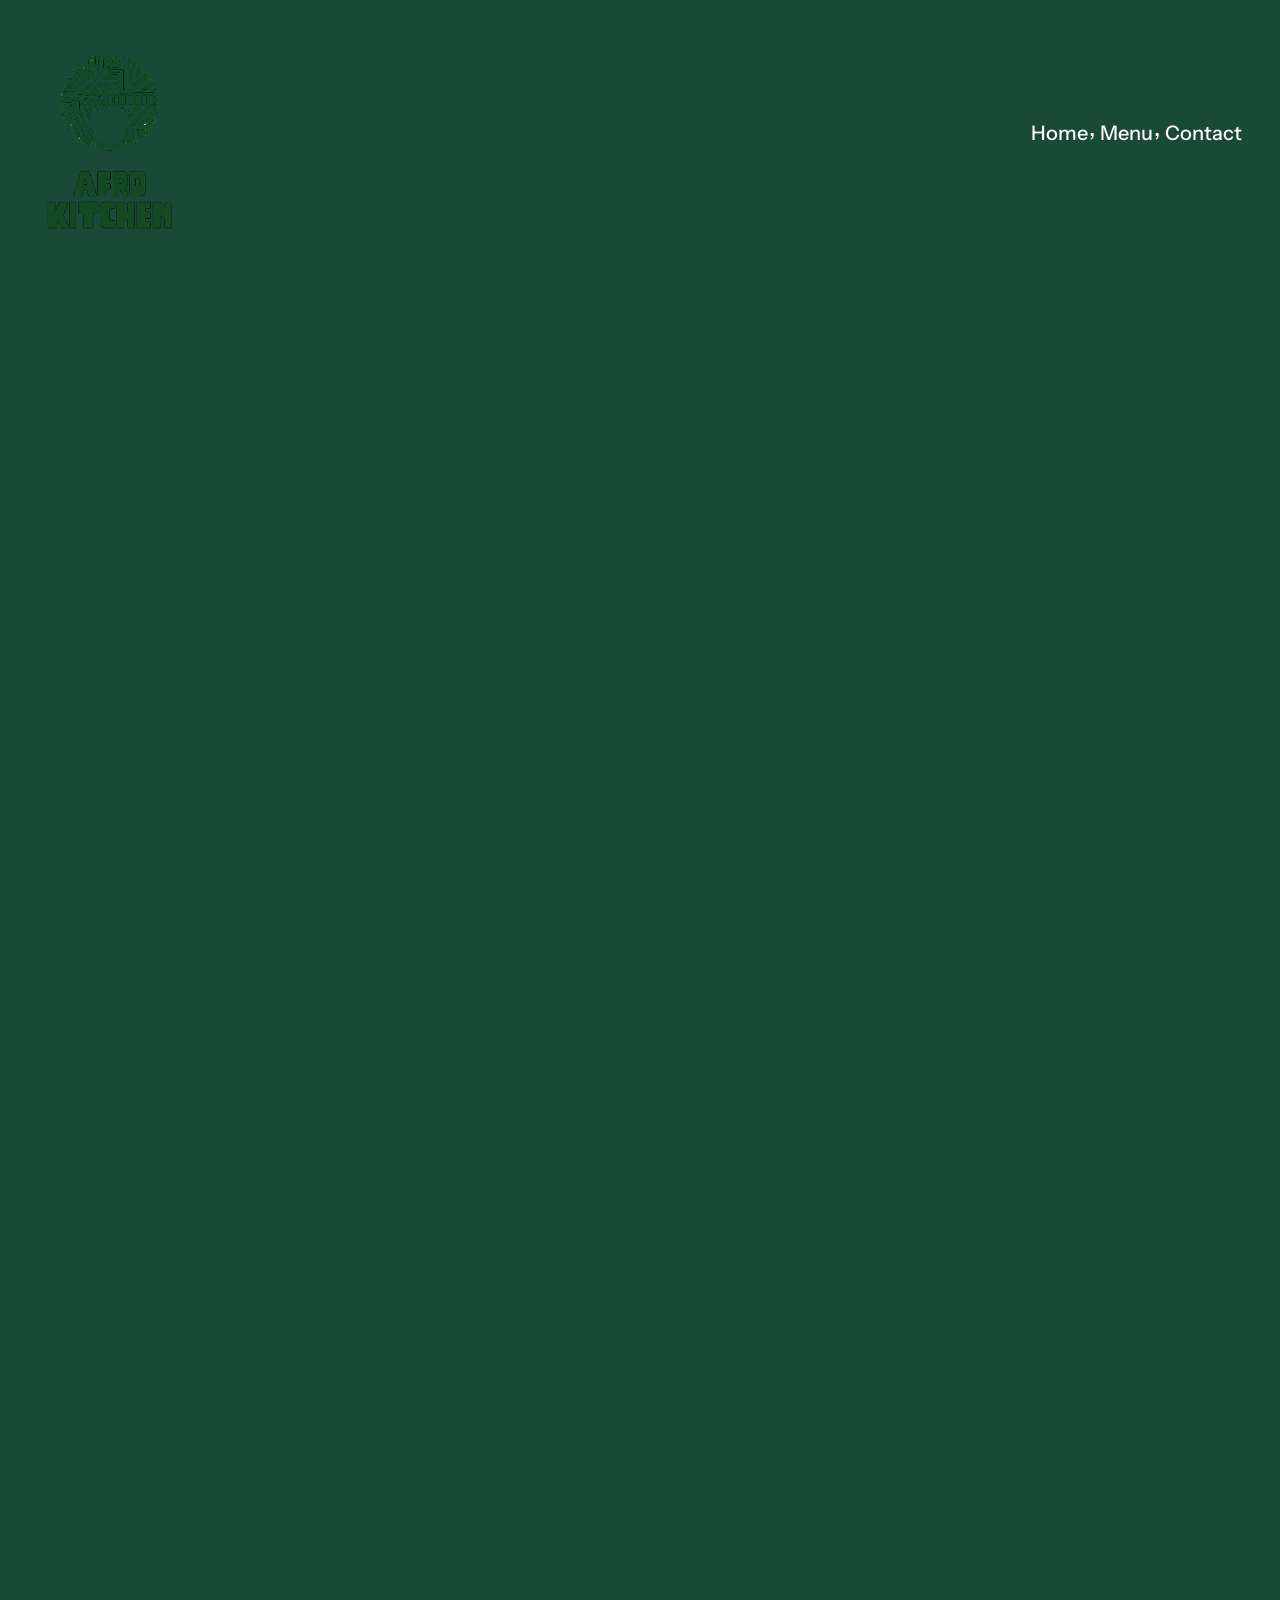
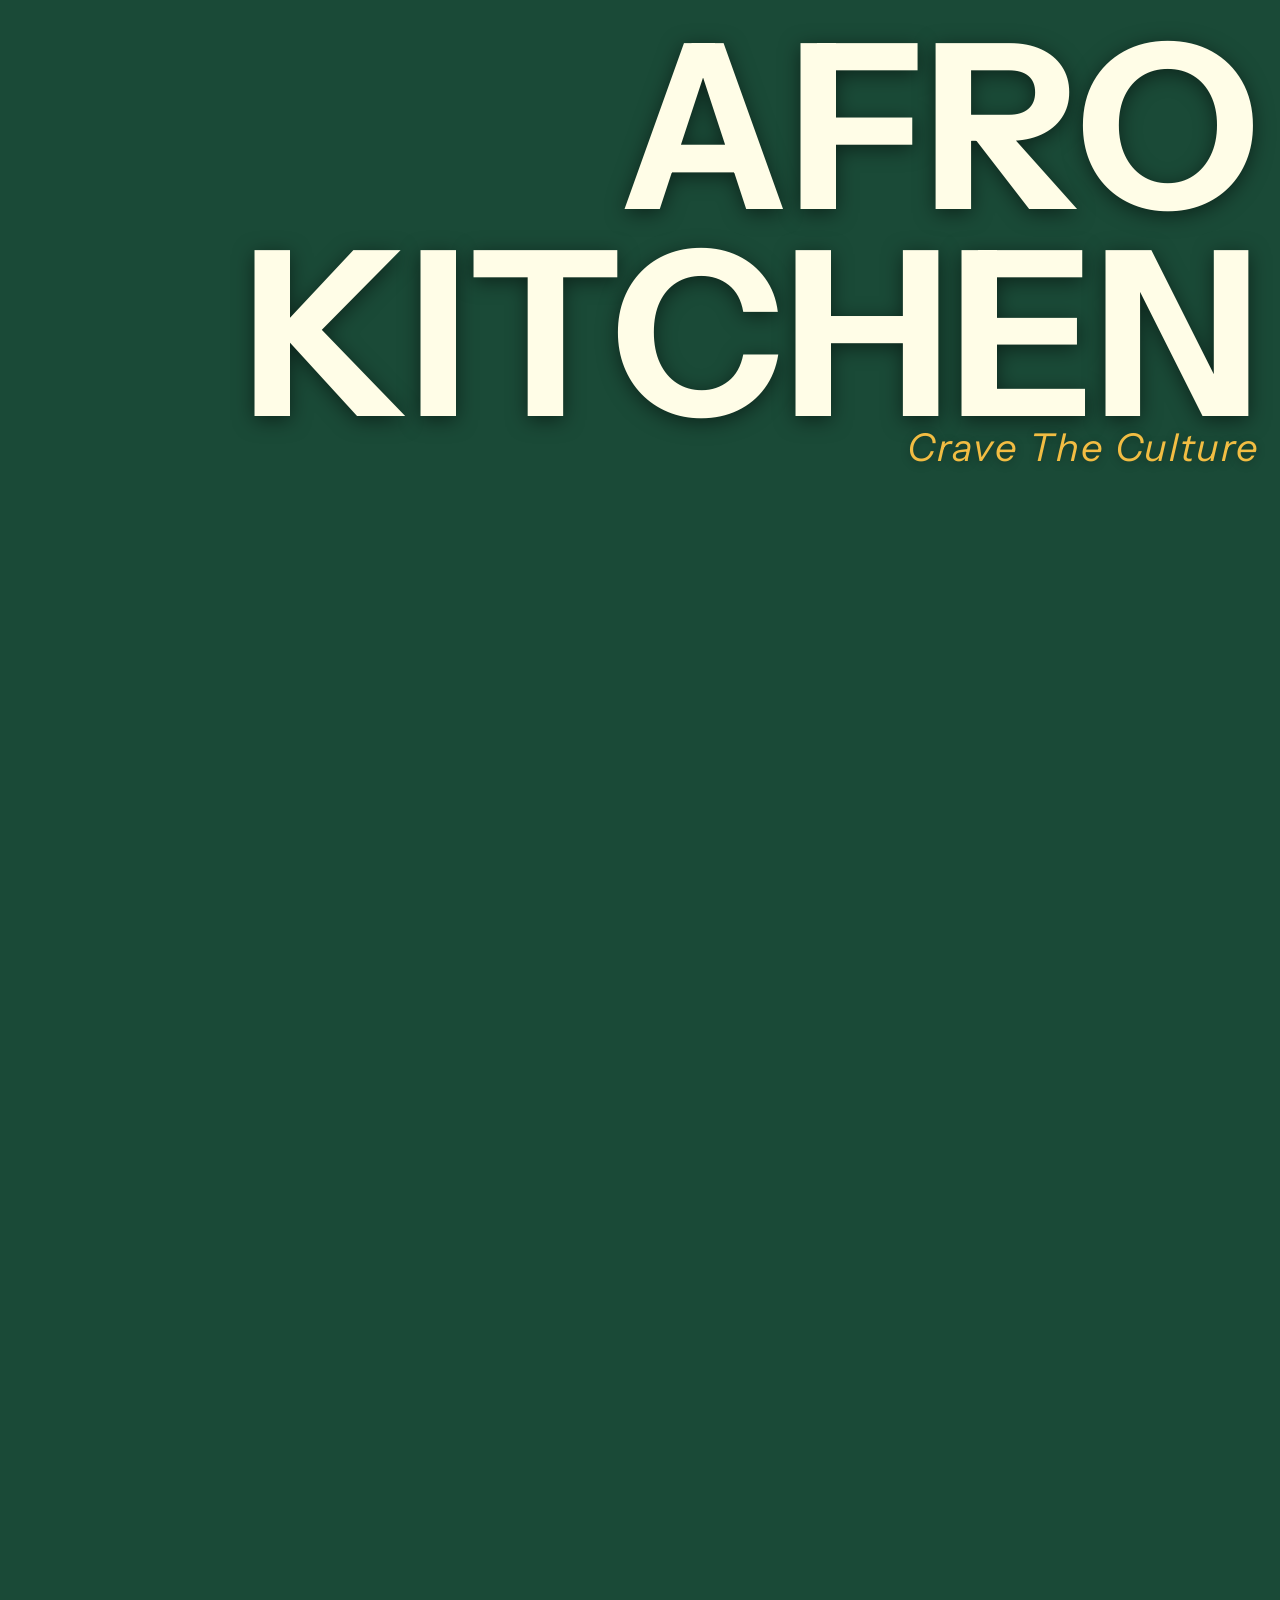
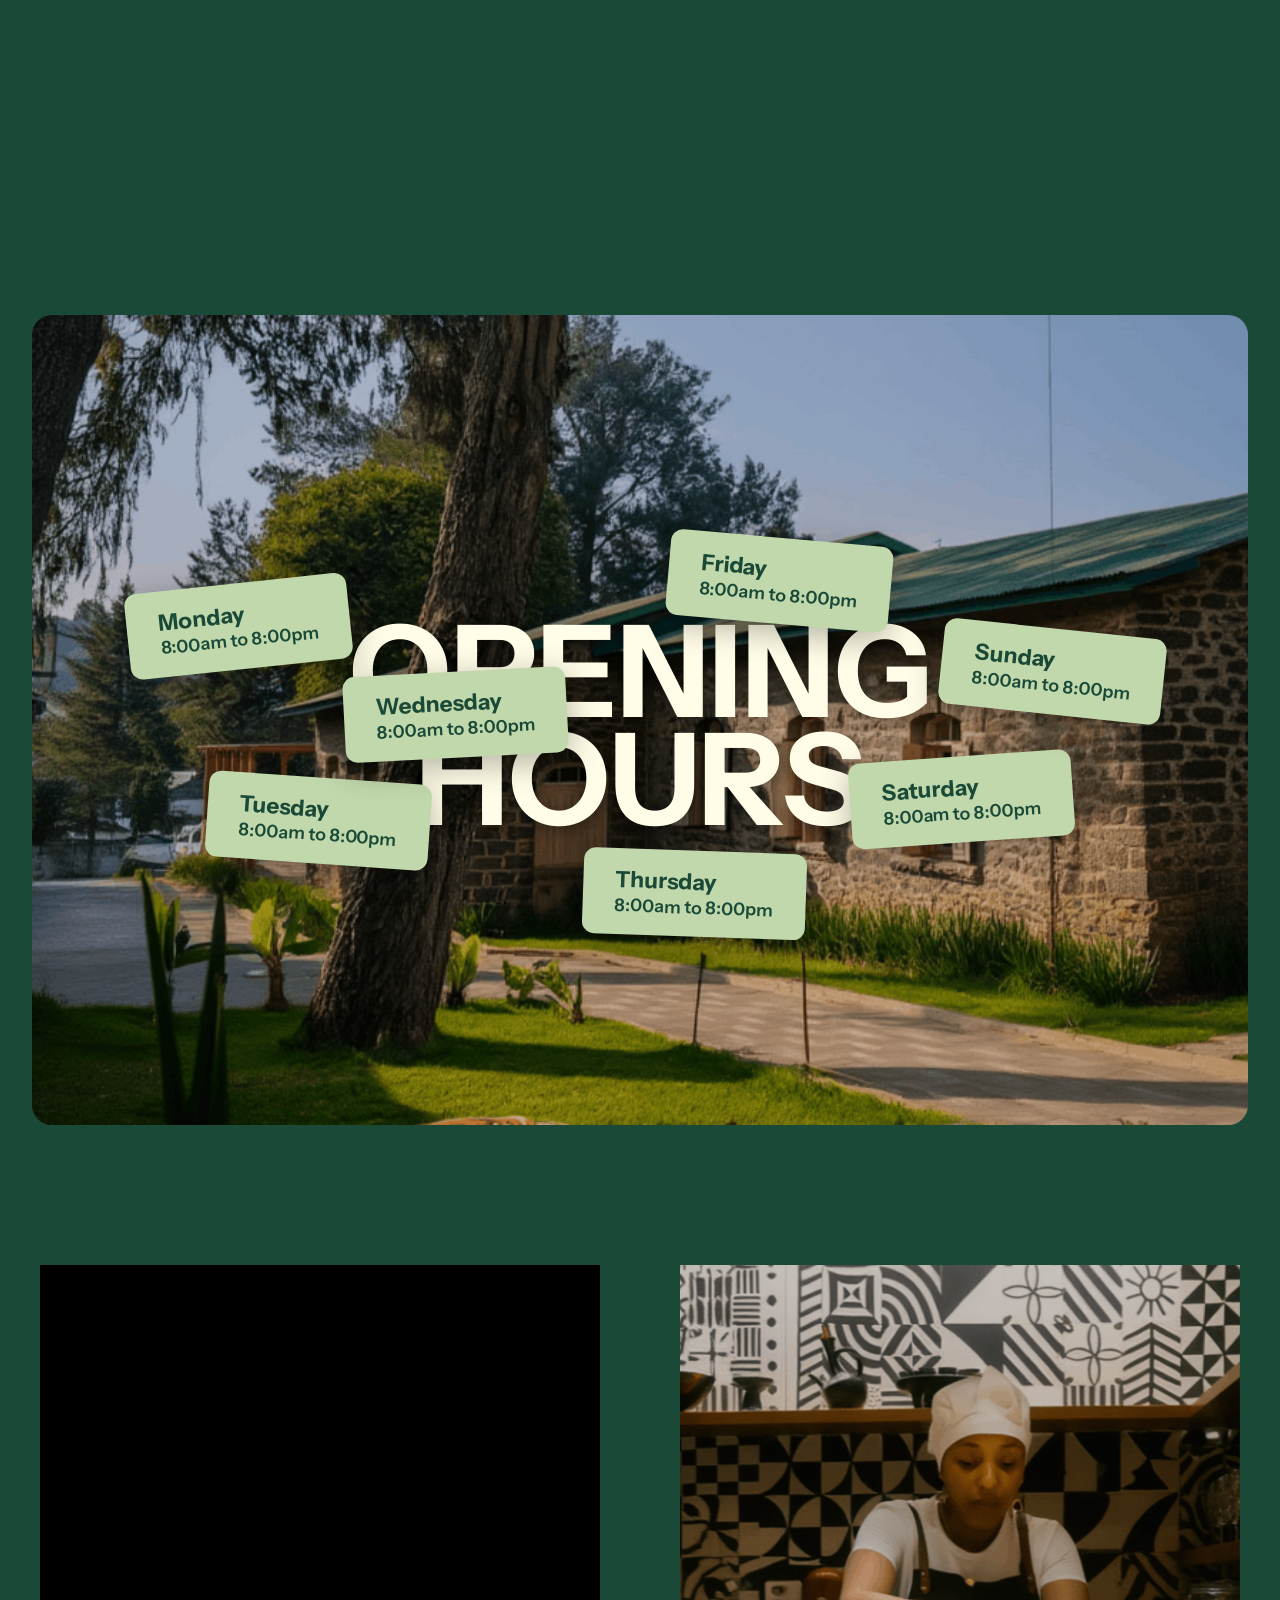
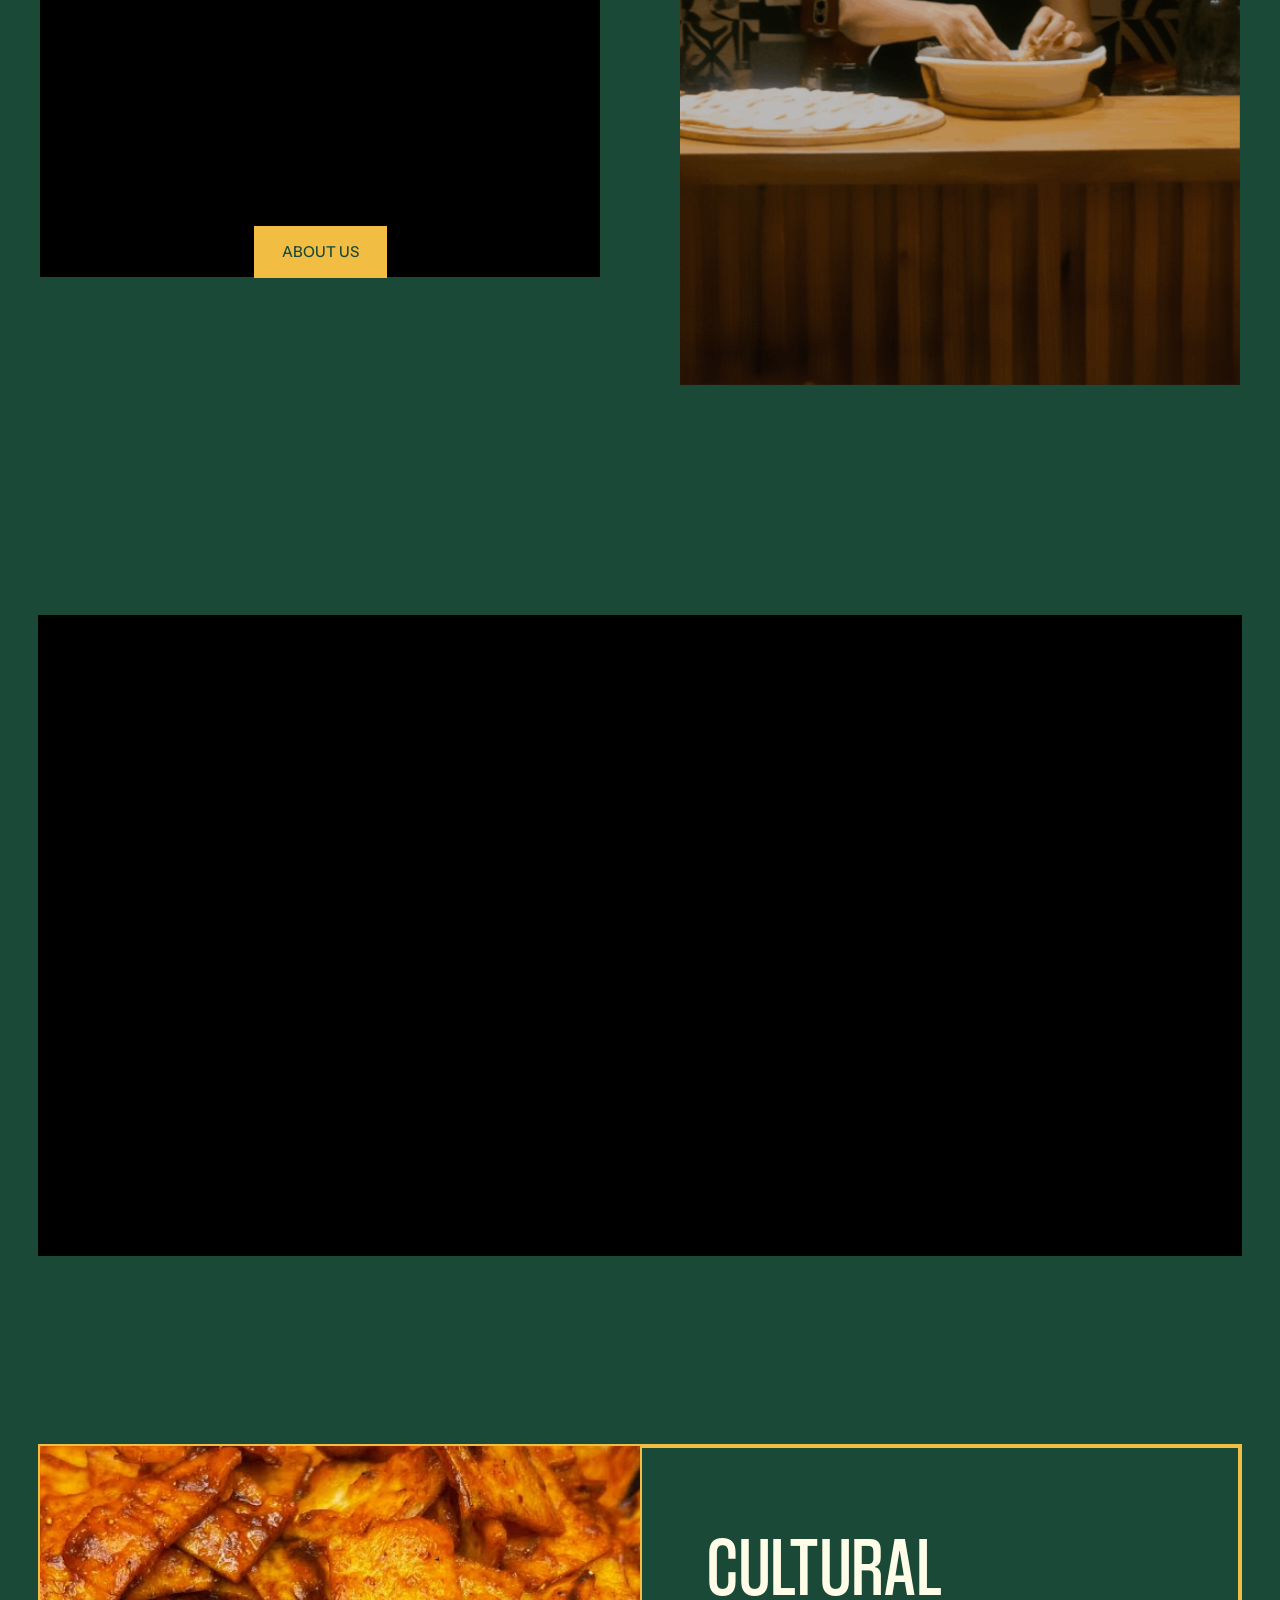
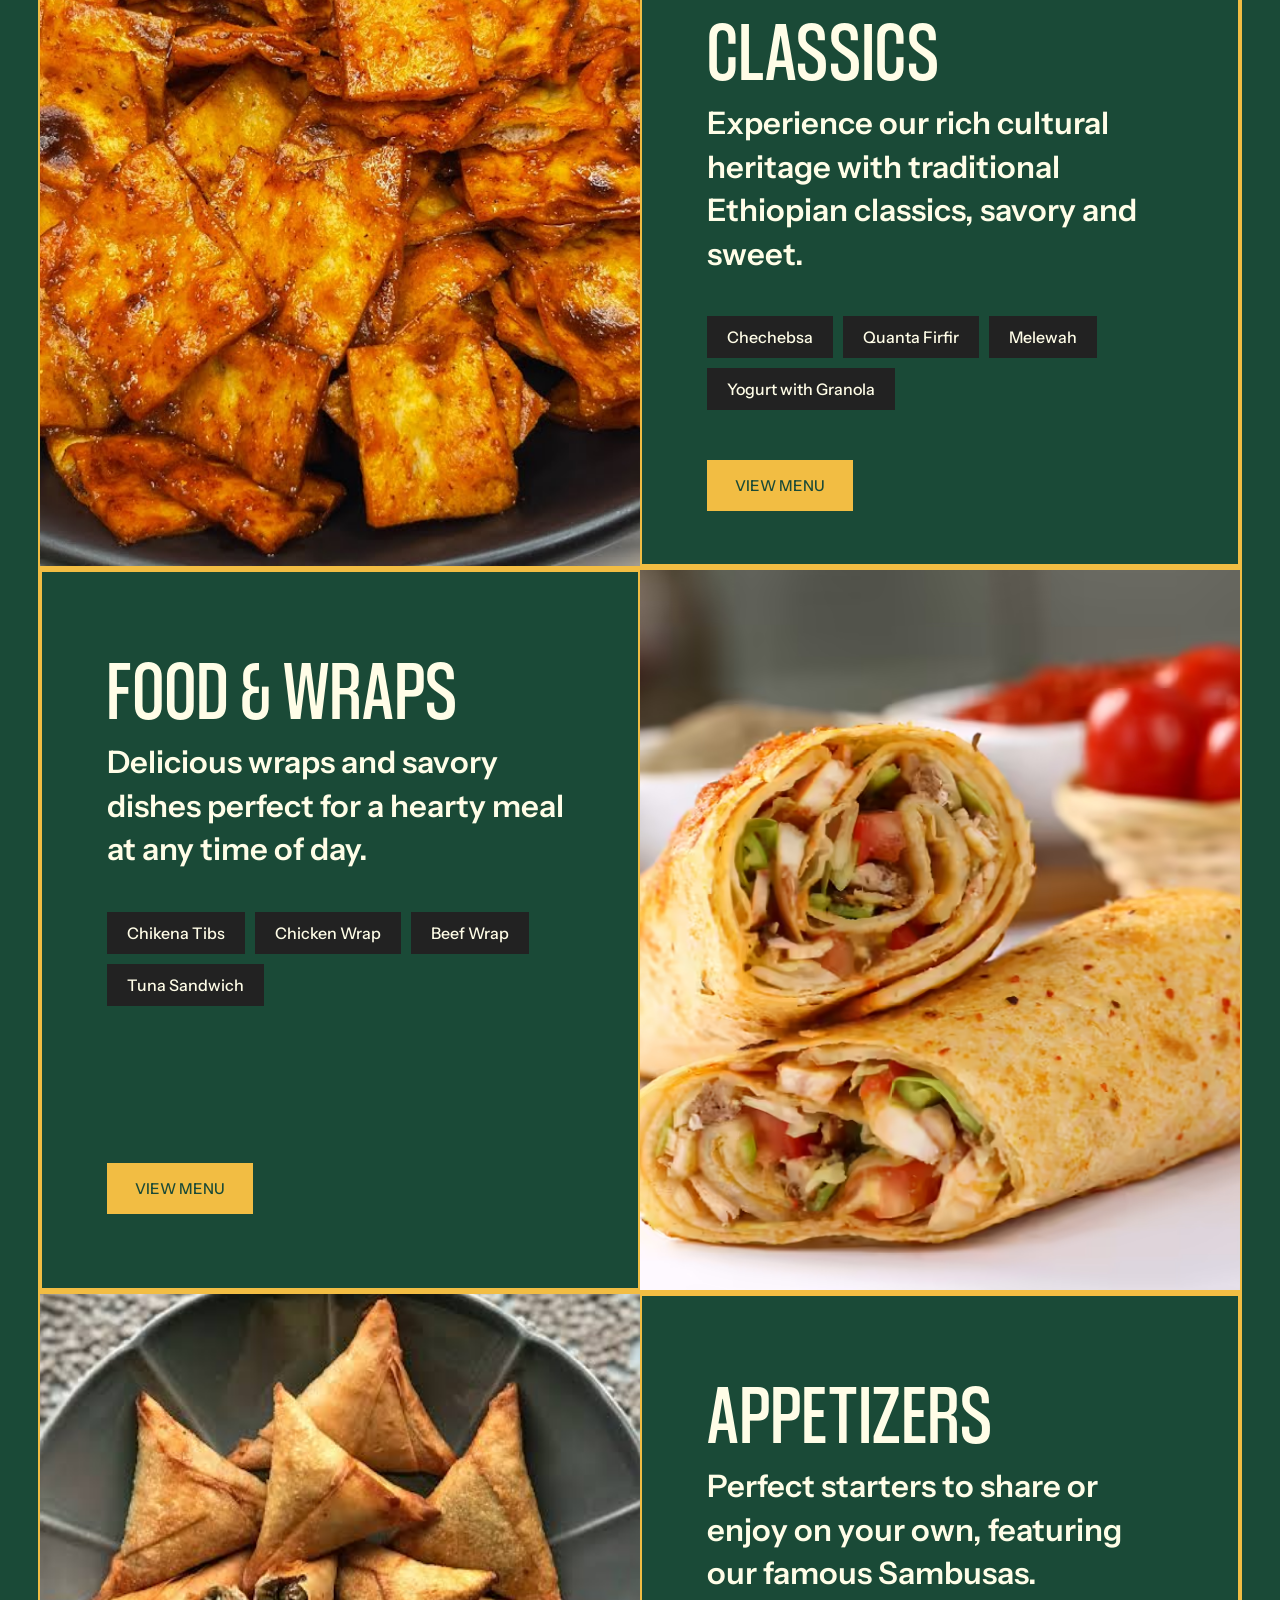
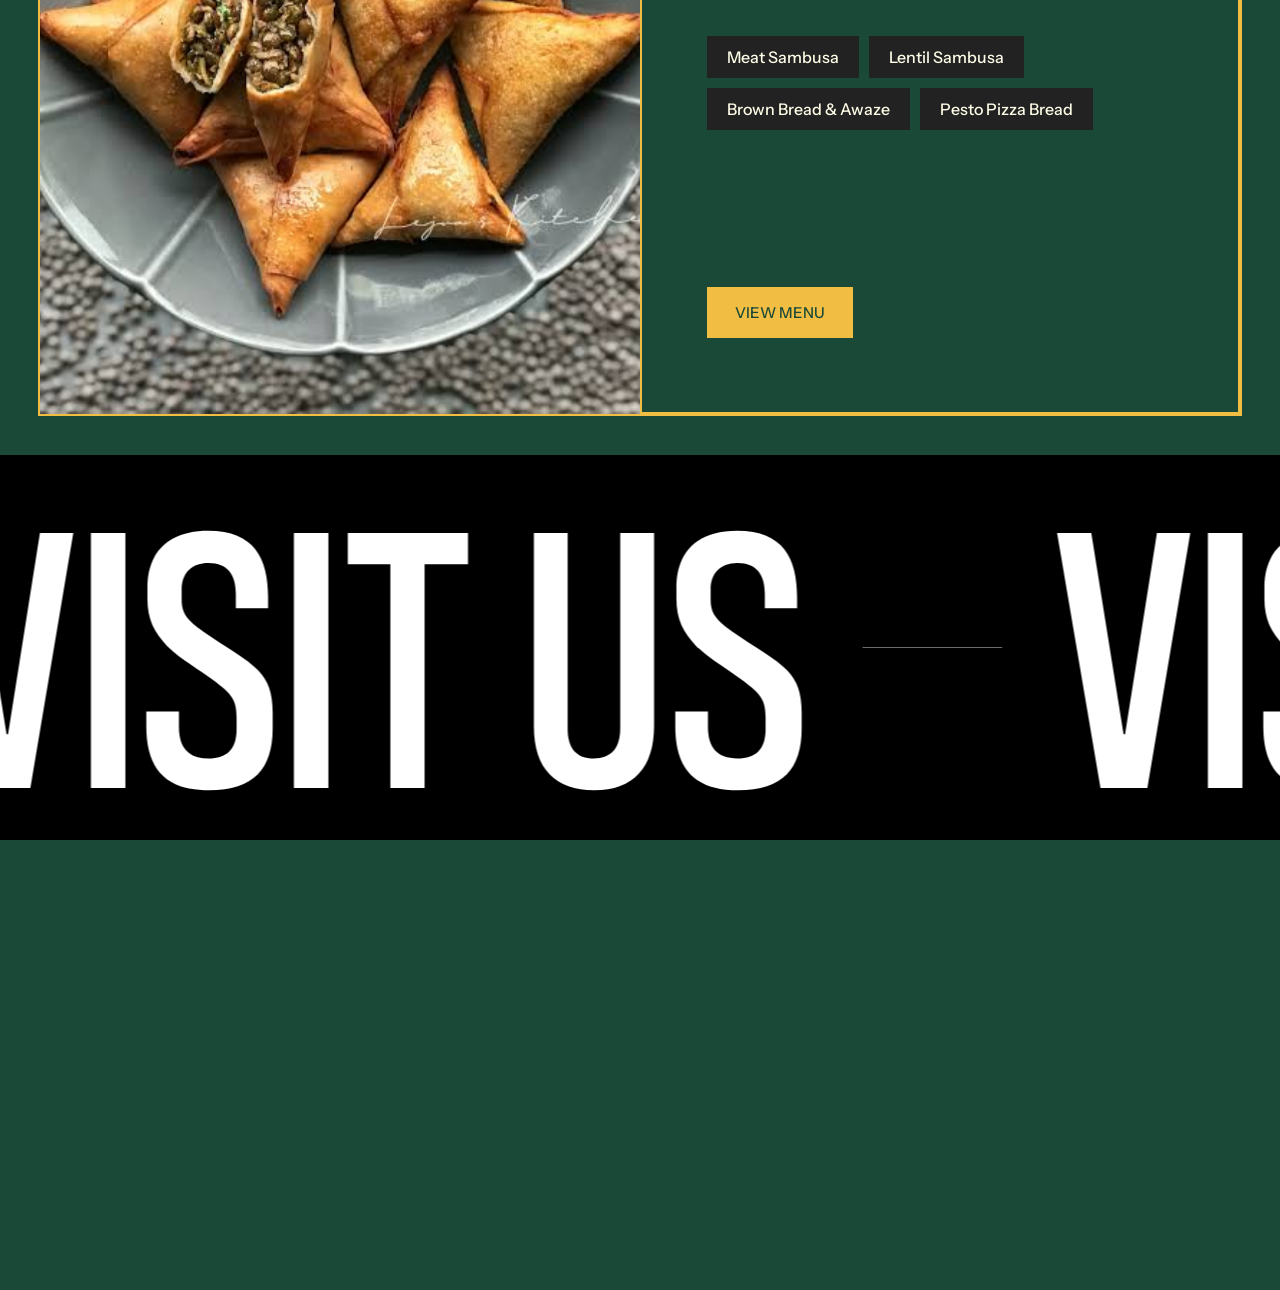
<file: index.html>
<!DOCTYPE html>

<html data-wf-domain="afrokitchen.com" data-wf-page="677bbe3f761bd2b2bc7bedd4" data-wf-site="677bbe3f761bd2b2bc7bedd7"
  lang="en">

<head>
  <meta charset="utf-8">
  <title>Afro Kitchen - Home</title>
  <meta content="Authentic Ethiopian Cuisine in the Heart of the City" name="description">
  <meta content="Afro Kitchen - Home" property="og:title">
  <meta content="Authentic Ethiopian Cuisine in the Heart of the City" property="og:description">
  <meta content="Afro Kitchen - Home" property="twitter:title">
  <meta content="Authentic Ethiopian Cuisine in the Heart of the City" property="twitter:description">
  <meta property="og:type" content="website">
  <meta content="summary_large_image" name="twitter:card">
  <meta content="width=device-width, initial-scale=1" name="viewport">
  <meta content="Webflow" name="generator">
  <link href="677bbe3f761bd2b2bc7bedd7/css/lined-template.webflow.shared.b0edefc86.css" rel="stylesheet"
    type="text/css">
  <link href="https://fonts.googleapis.com" rel="preconnect">
  <link href="https://fonts.gstatic.com" rel="preconnect" crossorigin="anonymous">
  <script src="ajax/libs/webfont/1.6.26/webfont.js" type="text/javascript"></script>
  <script
    type="text/javascript">WebFont.load({ google: { families: ["Instrument Sans:regular,500,600,700,italic,500italic,600italic,700italic"] } });</script>
  <script
    type="text/javascript">!function (o, c) { var n = c.documentElement, t = " w-mod-"; n.className += t + "js", ("ontouchstart" in o || o.DocumentTouch && c instanceof DocumentTouch) && (n.className += t + "touch") }(window, document);</script>
  <link href="677bbe3f761bd2b2bc7bedd7/677bbe3f761bd2b2bc7bef7b_ico.jpg" rel="shortcut icon" type="image/x-icon">
  <link href="677bbe3f761bd2b2bc7bedd7/677bbe3f761bd2b2bc7bef7c_fav.jpg" rel="apple-touch-icon">
  <script
    type="text/javascript">window.__WEBFLOW_CURRENCY_SETTINGS = { "currencyCode": "USD", "symbol": "$", "decimal": ".", "fractionDigits": 2, "group": ",", "template": "{{wf {\"path\":\"symbol\",\"type\":\"PlainText\"} }} {{wf {\"path\":\"amount\",\"type\":\"CommercePrice\"} }} {{wf {\"path\":\"currencyCode\",\"type\":\"PlainText\"} }}", "hideDecimalForWholeNumbers": false };</script>
  <style>
    html {
      overflow-x: hidden !important;
      width: 100%;
      max-width: 100vw;
    }

    body {
      background-color: #1a4a37 !important;
      overflow-x: hidden !important;
      width: 100%;
      max-width: 100vw;
    }

    .page-content {
      background-color: #1a4a37 !important;
      overflow-x: hidden !important;
      width: 100%;
      max-width: 100vw;
    }

    .section {
      background-color: #1a4a37 !important;
      overflow-x: hidden !important;
      width: 100%;
      max-width: 100vw;
    }

    .footer {
      background-color: #1a4a37 !important;
      overflow-x: hidden !important;
      width: 100%;
      max-width: 100vw;
    }

    .hero-wrapper {
      background-color: #1a4a37 !important;
      overflow-x: hidden !important;
      width: 100%;
      max-width: 100vw;
      min-height: 80vh !important;
      display: flex !important;
      align-items: center !important;
      justify-content: center !important;
      position: relative !important;
    }

    .hero-interaction {
      display: none !important;
    }

    /* Make inner containers transparent to prevent blocking content */
    .hero-first,
    .hero-preview,
    .hero-content,
    .hero-home-flex,
    .hero-overflow-title,
    .main-strip,
    .hero-text-wrapper,
    .top-title-overflow {
      background-color: transparent !important;
      opacity: 1 !important;
      visibility: visible !important;
      display: block !important;
    }

    /* Fix hero-interaction overlay that might be blocking text */
    .hero-interaction {
      pointer-events: none !important;
    }

    .hero-first,
    .hero-preview,
    .hero-content {
      width: 100% !important;
      display: block !important;
      position: relative !important;
      z-index: 10 !important;
    }

    .hero-home-flex {
      display: block !important;
      width: 100% !important;
      position: relative !important;
      z-index: 10 !important;
    }

    /* Ensure hero images don't overflow */
    .hero-images,
    .hero-images.left,
    .hero-images.right-slide {
      overflow: hidden !important;
      max-width: 100%;
    }

    .main-image {
      max-width: 100%;
      overflow: hidden;
    }

    /* Navbar overflow fix */
    .navbar {
      overflow-x: visible !important;
      max-width: 100vw;
      z-index: 10000 !important;
      position: relative;
    }

    .w-nav-overlay {
      z-index: 10000 !important;
    }

    .w-webflow-badge {
      display: none !important;
    }

    /* Hero text container styles */
    .hero-text-wrapper {
      position: relative !important;
      z-index: 9998 !important;
      width: 100% !important;
      padding: 40px 20px !important;
      display: block !important;
    }

    .hero-overflow-title {
      position: relative !important;
      z-index: 9998 !important;
      width: 100% !important;
      display: block !important;
    }

    .top-title-overflow {
      display: block !important;
      text-align: right !important;
      width: 100% !important;
      max-width: 100%;
      overflow-x: hidden;
      overflow-y: visible;
      padding: 20px;
      position: relative;
      z-index: 9998 !important;
    }

    .hero-main-title {
      font-family: 'Instrument Sans', -apple-system, BlinkMacSystemFont, 'Segoe UI', Arial, sans-serif !important;
      font-size: 18vw !important;
      text-align: right !important;
      width: 100% !important;
      display: block !important;
      max-width: 100%;
      line-height: 0.9 !important;
      font-weight: 800 !important;
      margin-bottom: 20px !important;
      color: #fffde7 !important;
      position: relative;
      z-index: 9999 !important;
      text-shadow: 0 4px 20px rgba(0, 0, 0, 0.5);
      opacity: 1 !important;
      visibility: visible !important;
    }

    .hero-tagline {
      font-family: 'Instrument Sans', sans-serif;
      font-size: 3vw;
      font-weight: 400;
      font-style: italic;
      color: #f2bd43;
      text-align: right;
      width: 100%;
      display: block;
      margin-top: -20px;
      letter-spacing: 0.05em;
      text-shadow: 0 2px 10px rgba(0, 0, 0, 0.3);
      position: relative;
      z-index: 9999 !important;
      opacity: 1 !important;
      visibility: visible !important;
    }

    .services-left-content,
    .home-services-item {
      background-color: #1a4a37 !important;
      /* Green background */
      border: 2px solid #f2bd43 !important;
      /* Yellow border */
    }

    .services-left-content .service-title,
    .services-left-content .subhead-main,
    .services-left-content p,
    .service-content {
      color: #fffde7 !important;
      /* Light text */
    }

    .button-3d,
    .button-face,
    .w-commerce-commercecartcheckoutbutton {
      background-color: #f2bd43 !important;
      color: #1a4a37 !important;
      border-color: #f2bd43 !important;
    }

    .button-face {
      color: #1a4a37 !important;
    }

    /* Logo styling - make it bigger and show original yellow color */
    .main-logo {
      width: 150px !important;
      height: auto !important;
      filter: none !important;
      -webkit-filter: none !important;
    }

    .logo-link {
      background-color: transparent !important;
    }

    /* Universal overflow prevention */
    * {
      box-sizing: border-box;
    }

    img {
      max-width: 100%;
      height: auto;
    }

    /* Prevent any element from causing horizontal scroll */
    .w-nav,
    .w-container,
    [class*="wrapper"],
    [class*="container"] {
      max-width: 100vw;
      overflow-x: hidden;
    }

    /* Mobile Responsive Styles */
    @media (max-width: 991px) {
      .page-content {
        padding-top: 80px !important;
      }

      .main-logo {
        width: 120px !important;
      }

      /* Mobile Navigation Menu Styles */
      .nav-menu {
        background-color: #1a4a37 !important;
        padding: 20px !important;
      }

      .navigation-link {
        padding: 15px 0 !important;
        display: block !important;
      }

      .button-text-wrapper {
        justify-content: flex-start !important;
      }

      .button-text {
        font-size: 1.5rem !important;
        color: #fffde7 !important;
      }

      .button-text.coma {
        display: none !important;
      }

      .line-below {
        margin-top: 5px !important;
        background-color: #f2bd43 !important;
      }

      .nav-link {
        color: #fffde7 !important;
      }

      /* Hero Section Mobile */
      .hero-main-title {
        font-size: 20vw !important;
      }

      .hero-tagline {
        font-size: 4.5vw;
        margin-top: -10px;
      }

      .hero-wrapper {
        min-height: 40vh !important;
        overflow-x: hidden !important;
      }

      .hero-images {
        overflow: hidden !important;
      }

      .main-image {
        max-width: 100% !important;
      }

      .opening-hours-section {
        margin: 50px auto !important;
        width: 90% !important;
      }
    }

    @media (max-width: 767px) {
      .page-content {
        padding-top: 20px !important;
      }

      .main-logo {
        width: 100px !important;
      }

      .button-text {
        font-size: 1.3rem !important;
      }

      /* Hero Section Mobile */
      .hero-main-title {
        font-size: 18vw !important;
      }

      .hero-tagline {
        font-size: 5vw;
        margin-top: -8px;
      }

      .hero-wrapper {
        min-height: auto !important;
        padding-top: 0px !important;
        padding-bottom: 0px !important;
        overflow-x: hidden !important;
        margin-top: -20px !important;
      }

      .hero-main-title {
        margin-top: 0 !important;
        padding-top: 0 !important;
      }

      .hero-images {
        overflow: hidden !important;
      }

      .main-strip {
        padding: 20px 0 !important;
      }

      /* Opening Hours Section */
      .opening-hours-section {
        margin: 0px auto 20px auto !important;
        width: 90% !important;
      }

      /* Side by Side Sections */
      .side-by-side-wrapper .section {
        padding: 30px 20px !important;
      }

      .subhead-main._80 {
        font-size: 1rem !important;
        line-height: 1.6 !important;
      }

      .button-3d {
        font-size: 1rem !important;
      }
    }

    @media (max-width: 480px) {
      .page-content {
        padding-top: 10px !important;
      }

      .main-logo {
        width: 90px !important;
      }

      .button-text {
        font-size: 1.2rem !important;
      }

      .nav-menu {
        padding: 15px !important;
      }

      /* Hero Section Small Mobile */
      .hero-main-title {
        font-size: 15vw !important;
      }

      .hero-tagline {
        font-size: 5.5vw;
        margin-top: -5px;
      }

      .hero-wrapper {
        min-height: auto !important;
        padding-top: 0px !important;
        padding-bottom: 0px !important;
        overflow-x: hidden !important;
        margin-top: -10px !important;
      }

      .hero-images {
        overflow: hidden !important;
      }

      .main-strip {
        padding: 15px 0 !important;
      }

      /* Opening Hours Section */
      .opening-hours-section {
        margin: 0px auto 20px auto !important;
        width: 95% !important;
        padding: 30px 15px !important;
      }

      /* Side by Side Sections */
      .side-by-side-wrapper .section {
        padding: 20px 15px !important;
      }

      .subhead-main._80 {
        font-size: 0.9rem !important;
      }

      .button-3d {
        font-size: 0.9rem !important;
        padding: 12px 24px !important;
      }

      /* Adjust images in hero */
      .main-image {
        max-height: 200px !important;
      }
    }

    @media (max-width: 767px) {
      .hero-text-wrapper {
        padding: 0px 10px !important;
      }
    }

    @media (max-width: 480px) {
      .hero-text-wrapper {
        padding: 0px 10px !important;
      }
    }
  </style>
</head>

<body>
  <div class="page-content">
    <div data-animation="default" class="navbar w-nav" data-easing2="ease" data-easing="ease" data-collapse="medium"
      data-w-id="5e31057a-541e-ead9-75ae-97c28eec02bb" role="banner" data-duration="400" id="Top"><a href="index.html"
        aria-current="page" class="logo-link w-nav-brand w--current"><img width="150" loading="lazy" alt=""
          src="afroKitchenLogo.png" class="main-logo"></a>
      <div class="last-item">
        <nav role="navigation" class="nav-menu w-nav-menu"><a href="index.html" aria-current="page"
            class="navigation-link w-inline-block w--current">
            <div class="button-text-wrapper">
              <div class="button-text">Home</div>
              <div class="button-text">Home</div>
            </div>
            <div class="line-below"></div>
          </a>
          <div class="button-text coma">,</div><a href="menu.html" class="navigation-link w-inline-block">
            <div class="button-text-wrapper">
              <div class="button-text">Menu</div>
              <div class="button-text">Menu</div>
            </div>
            <div class="line-below"></div>
          </a>
          <!-- <div class="button-text coma">,</div><a href="shop.html" class="navigation-link w-inline-block">
            <div class="button-text-wrapper">
              <div class="button-text">Shop</div>
              <div class="button-text">Shop</div>
            </div>
            <div class="line-below"></div>
          </a> -->
          <div class="button-text coma">,</div><a href="contact.html" class="navigation-link w-inline-block">
            <div class="button-text-wrapper">
              <div class="button-text">Contact</div>
              <div class="button-text">Contact</div>
            </div>
            <div class="line-below"></div>
          </a>

        </nav>
        <!-- <div data-open-product="" data-wf-cart-type="modal" data-wf-cart-query="query Dynamo3 {
  database {
    id
    commerceOrder {
      comment
      extraItems {
        name
        pluginId
        pluginName
        price {
          decimalValue
          string
          unit
          value
        }
      }
      id
      startedOn
      statusFlags {
        hasDownloads
        hasSubscription
        isFreeOrder
        requiresShipping
      }
      subtotal {
        decimalValue
        string
        unit
        value
      }
      total {
        decimalValue
        string
        unit
        value
      }
      updatedOn
      userItems {
        count
        id
        price {
          value
          unit
          decimalValue
          string
        }
        product {
          id
          cmsLocaleId
          draft
          archived
          f_name_: name
          f_sku_properties_3dr: skuProperties {
            id
            name
            enum {
              id
              name
              slug
            }
          }
        }
        rowTotal {
          decimalValue
          string
          unit
          value
        }
        sku {
          cmsLocaleId
          draft
          archived
          f_main_image_4dr: mainImage {
            url
            file {
              size
              origFileName
              createdOn
              updatedOn
              mimeType
              width
              height
              variants {
                origFileName
                quality
                height
                width
                s3Url
                error
                size
              }
            }
            alt
          }
          f_sku_values_3dr: skuValues {
            property {
              id
            }
            value {
              id
            }
          }
          id
        }
        subscriptionFrequency
        subscriptionInterval
        subscriptionTrial
      }
      userItemsCount
    }
  }
  site {
    commerce {
      id
      businessAddress {
        country
      }
      defaultCountry
      defaultCurrency
      quickCheckoutEnabled
    }
  }
}" data-wf-page-link-href-prefix="" class="w-commerce-commercecartwrapper" data-node-type="commerce-cart-wrapper"><a
            class="w-commerce-commercecartopenlink nav-link w-inline-block" role="button" aria-haspopup="dialog"
            aria-label="Open cart" data-node-type="commerce-cart-open-link" href="#">
            <div class="w-inline-block">Cart</div>
            <div
              data-wf-bindings="%5B%7B%22innerHTML%22%3A%7B%22type%22%3A%22Number%22%2C%22filter%22%3A%7B%22type%22%3A%22numberPrecision%22%2C%22params%22%3A%5B%220%22%2C%22numberPrecision%22%5D%7D%2C%22dataPath%22%3A%22database.commerceOrder.userItemsCount%22%7D%7D%5D"
              class="w-commerce-commercecartopenlinkcount cart-quantity">0</div>
          </a>
          <div style="display:none"
            class="w-commerce-commercecartcontainerwrapper w-commerce-commercecartcontainerwrapper--cartType-modal cart-wrapper"
            data-node-type="commerce-cart-container-wrapper">
            <div data-node-type="commerce-cart-container" role="dialog"
              class="w-commerce-commercecartcontainer cart-container">
              <div class="w-commerce-commercecartheader cart-header">
                <h4 class="w-commerce-commercecartheading">Your Cart</h4><a
                  class="w-commerce-commercecartcloselink close-button w-inline-block" role="button"
                  aria-label="Close cart" data-node-type="commerce-cart-close-link"><svg class="icon" width="16px"
                    height="16px" viewbox="0 0 16 16">
                    <g stroke="none" stroke-width="1" fill="none" fill-rule="evenodd">
                      <g fill-rule="nonzero" fill="#333333">
                        <polygon
                          points="6.23223305 8 0.616116524 13.6161165 2.38388348 15.3838835 8 9.76776695 13.6161165 15.3838835 15.3838835 13.6161165 9.76776695 8 15.3838835 2.38388348 13.6161165 0.616116524 8 6.23223305 2.38388348 0.616116524 0.616116524 2.38388348 6.23223305 8">
                        </polygon>
                      </g>
                    </g>
                  </svg></a>
              </div>
              <div class="w-commerce-commercecartformwrapper">
                <form style="display:none" class="w-commerce-commercecartform" data-node-type="commerce-cart-form">
                  <script type="text/x-wf-template"
                    id="wf-template-5e31057a-541e-ead9-75ae-97c28eec02f2">%3Cdiv%20class%3D%22w-commerce-commercecartitem%22%3E%3Cimg%20src%3D%22https%3A%2F%2Fcdn.prod.website-files.com%2Fplugins%2FBasic%2Fassets%2Fplaceholder.60f9b1840c.svg%22%20data-wf-bindings%3D%22%255B%257B%2522src%2522%253A%257B%2522type%2522%253A%2522ImageRef%2522%252C%2522filter%2522%253A%257B%2522type%2522%253A%2522identity%2522%252C%2522params%2522%253A%255B%255D%257D%252C%2522dataPath%2522%253A%2522database.commerceOrder.userItems%255B%255D.sku.f_main_image_4dr%2522%257D%257D%255D%22%20alt%3D%22%22%20class%3D%22w-commerce-commercecartitemimage%20w-dyn-bind-empty%22%2F%3E%3Cdiv%20class%3D%22w-commerce-commercecartiteminfo%22%3E%3Cdiv%20data-wf-bindings%3D%22%255B%257B%2522innerHTML%2522%253A%257B%2522type%2522%253A%2522PlainText%2522%252C%2522filter%2522%253A%257B%2522type%2522%253A%2522identity%2522%252C%2522params%2522%253A%255B%255D%257D%252C%2522dataPath%2522%253A%2522database.commerceOrder.userItems%255B%255D.product.f_name_%2522%257D%257D%255D%22%20class%3D%22w-commerce-commercecartproductname%20pricing-text%20with-px%20w-dyn-bind-empty%22%3E%3C%2Fdiv%3E%3Cdiv%20data-wf-bindings%3D%22%255B%257B%2522innerHTML%2522%253A%257B%2522type%2522%253A%2522CommercePrice%2522%252C%2522filter%2522%253A%257B%2522type%2522%253A%2522price%2522%252C%2522params%2522%253A%255B%255D%257D%252C%2522dataPath%2522%253A%2522database.commerceOrder.userItems%255B%255D.price%2522%257D%257D%255D%22%20class%3D%22pricing-text%22%3E%24%C2%A00.00%C2%A0USD%3C%2Fdiv%3E%3Cscript%20type%3D%22text%2Fx-wf-template%22%20id%3D%22wf-template-5e31057a-541e-ead9-75ae-97c28eec02f9%22%3E%253Cli%253E%253Cspan%2520data-wf-bindings%253D%2522%25255B%25257B%252522innerHTML%252522%25253A%25257B%252522type%252522%25253A%252522PlainText%252522%25252C%252522filter%252522%25253A%25257B%252522type%252522%25253A%252522identity%252522%25252C%252522params%252522%25253A%25255B%25255D%25257D%25252C%252522dataPath%252522%25253A%252522database.commerceOrder.userItems%25255B%25255D.product.f_sku_properties_3dr%25255B%25255D.name%252522%25257D%25257D%25255D%2522%253E%253C%252Fspan%253E%253Cspan%253E%253A%2520%253C%252Fspan%253E%253Cspan%2520data-wf-bindings%253D%2522%25255B%25257B%252522innerHTML%252522%25253A%25257B%252522type%252522%25253A%252522CommercePropValues%252522%25252C%252522filter%252522%25253A%25257B%252522type%252522%25253A%252522identity%252522%25252C%252522params%252522%25253A%25255B%25255D%25257D%25252C%252522dataPath%252522%25253A%252522database.commerceOrder.userItems%25255B%25255D.product.f_sku_properties_3dr%25255B%25255D%252522%25257D%25257D%25255D%2522%253E%253C%252Fspan%253E%253C%252Fli%253E%3C%2Fscript%3E%3Cul%20data-wf-bindings%3D%22%255B%257B%2522optionSets%2522%253A%257B%2522type%2522%253A%2522CommercePropTable%2522%252C%2522filter%2522%253A%257B%2522type%2522%253A%2522identity%2522%252C%2522params%2522%253A%255B%255D%257D%252C%2522dataPath%2522%253A%2522database.commerceOrder.userItems%255B%255D.product.f_sku_properties_3dr%5B%5D%2522%257D%257D%252C%257B%2522optionValues%2522%253A%257B%2522type%2522%253A%2522CommercePropValues%2522%252C%2522filter%2522%253A%257B%2522type%2522%253A%2522identity%2522%252C%2522params%2522%253A%255B%255D%257D%252C%2522dataPath%2522%253A%2522database.commerceOrder.userItems%255B%255D.sku.f_sku_values_3dr%2522%257D%257D%255D%22%20class%3D%22w-commerce-commercecartoptionlist%22%20data-wf-collection%3D%22database.commerceOrder.userItems%255B%255D.product.f_sku_properties_3dr%22%20data-wf-template-id%3D%22wf-template-5e31057a-541e-ead9-75ae-97c28eec02f9%22%3E%3Cli%3E%3Cspan%20data-wf-bindings%3D%22%255B%257B%2522innerHTML%2522%253A%257B%2522type%2522%253A%2522PlainText%2522%252C%2522filter%2522%253A%257B%2522type%2522%253A%2522identity%2522%252C%2522params%2522%253A%255B%255D%257D%252C%2522dataPath%2522%253A%2522database.commerceOrder.userItems%255B%255D.product.f_sku_properties_3dr%255B%255D.name%2522%257D%257D%255D%22%3E%3C%2Fspan%3E%3Cspan%3E%3A%20%3C%2Fspan%3E%3Cspan%20data-wf-bindings%3D%22%255B%257B%2522innerHTML%2522%253A%257B%2522type%2522%253A%2522CommercePropValues%2522%252C%2522filter%2522%253A%257B%2522type%2522%253A%2522identity%2522%252C%2522params%2522%253A%255B%255D%257D%252C%2522dataPath%2522%253A%2522database.commerceOrder.userItems%255B%255D.product.f_sku_properties_3dr%255B%255D%2522%257D%257D%255D%22%3E%3C%2Fspan%3E%3C%2Fli%3E%3C%2Ful%3E%3Ca%20href%3D%22%23%22%20role%3D%22button%22%20data-wf-bindings%3D%22%255B%257B%2522data-commerce-sku-id%2522%253A%257B%2522type%2522%253A%2522ItemRef%2522%252C%2522filter%2522%253A%257B%2522type%2522%253A%2522identity%2522%252C%2522params%2522%253A%255B%255D%257D%252C%2522dataPath%2522%253A%2522database.commerceOrder.userItems%255B%255D.sku.id%2522%257D%257D%255D%22%20class%3D%22remove-button%20w-inline-block%22%20data-wf-cart-action%3D%22remove-item%22%20data-commerce-sku-id%3D%22%22%20aria-label%3D%22Remove%20item%20from%20cart%22%3E%3Cdiv%3ERemove%3C%2Fdiv%3E%3C%2Fa%3E%3C%2Fdiv%3E%3Cinput%20aria-label%3D%22Update%20quantity%22%20data-wf-bindings%3D%22%255B%257B%2522value%2522%253A%257B%2522type%2522%253A%2522Number%2522%252C%2522filter%2522%253A%257B%2522type%2522%253A%2522numberPrecision%2522%252C%2522params%2522%253A%255B%25220%2522%252C%2522numberPrecision%2522%255D%257D%252C%2522dataPath%2522%253A%2522database.commerceOrder.userItems%255B%255D.count%2522%257D%257D%252C%257B%2522data-commerce-sku-id%2522%253A%257B%2522type%2522%253A%2522ItemRef%2522%252C%2522filter%2522%253A%257B%2522type%2522%253A%2522identity%2522%252C%2522params%2522%253A%255B%255D%257D%252C%2522dataPath%2522%253A%2522database.commerceOrder.userItems%255B%255D.sku.id%2522%257D%257D%255D%22%20class%3D%22w-commerce-commercecartquantity%20cart-quantity-2%22%20required%3D%22%22%20pattern%3D%22%5E%5B0-9%5D%2B%24%22%20inputMode%3D%22numeric%22%20type%3D%22number%22%20name%3D%22quantity%22%20autoComplete%3D%22off%22%20data-wf-cart-action%3D%22update-item-quantity%22%20data-commerce-sku-id%3D%22%22%20value%3D%221%22%2F%3E%3C%2Fdiv%3E</script>
                  <div class="w-commerce-commercecartlist" data-wf-collection="database.commerceOrder.userItems"
                    data-wf-template-id="wf-template-5e31057a-541e-ead9-75ae-97c28eec02f2">
                    <div class="w-commerce-commercecartitem"><img
                        src="https://cdn.prod.website-files.com/plugins/Basic/assets/placeholder.60f9b1840c.svg"
                        data-wf-bindings="%5B%7B%22src%22%3A%7B%22type%22%3A%22ImageRef%22%2C%22filter%22%3A%7B%22type%22%3A%22identity%22%2C%22params%22%3A%5B%5D%7D%2C%22dataPath%22%3A%22database.commerceOrder.userItems%5B%5D.sku.f_main_image_4dr%22%7D%7D%5D"
                        alt="" class="w-commerce-commercecartitemimage w-dyn-bind-empty">
                      <div class="w-commerce-commercecartiteminfo">
                        <div
                          data-wf-bindings="%5B%7B%22innerHTML%22%3A%7B%22type%22%3A%22PlainText%22%2C%22filter%22%3A%7B%22type%22%3A%22identity%22%2C%22params%22%3A%5B%5D%7D%2C%22dataPath%22%3A%22database.commerceOrder.userItems%5B%5D.product.f_name_%22%7D%7D%5D"
                          class="w-commerce-commercecartproductname pricing-text with-px w-dyn-bind-empty"></div>
                        <div
                          data-wf-bindings="%5B%7B%22innerHTML%22%3A%7B%22type%22%3A%22CommercePrice%22%2C%22filter%22%3A%7B%22type%22%3A%22price%22%2C%22params%22%3A%5B%5D%7D%2C%22dataPath%22%3A%22database.commerceOrder.userItems%5B%5D.price%22%7D%7D%5D"
                          class="pricing-text">$ 0.00 USD</div>
                        <script type="text/x-wf-template"
                          id="wf-template-5e31057a-541e-ead9-75ae-97c28eec02f9">%3Cli%3E%3Cspan%20data-wf-bindings%3D%22%255B%257B%2522innerHTML%2522%253A%257B%2522type%2522%253A%2522PlainText%2522%252C%2522filter%2522%253A%257B%2522type%2522%253A%2522identity%2522%252C%2522params%2522%253A%255B%255D%257D%252C%2522dataPath%2522%253A%2522database.commerceOrder.userItems%255B%255D.product.f_sku_properties_3dr%255B%255D.name%2522%257D%257D%255D%22%3E%3C%2Fspan%3E%3Cspan%3E%3A%20%3C%2Fspan%3E%3Cspan%20data-wf-bindings%3D%22%255B%257B%2522innerHTML%2522%253A%257B%2522type%2522%253A%2522CommercePropValues%2522%252C%2522filter%2522%253A%257B%2522type%2522%253A%2522identity%2522%252C%2522params%2522%253A%255B%255D%257D%252C%2522dataPath%2522%253A%2522database.commerceOrder.userItems%255B%255D.product.f_sku_properties_3dr%255B%255D%2522%257D%257D%255D%22%3E%3C%2Fspan%3E%3C%2Fli%3E</script>
                        <ul
                          data-wf-bindings="%5B%7B%22optionSets%22%3A%7B%22type%22%3A%22CommercePropTable%22%2C%22filter%22%3A%7B%22type%22%3A%22identity%22%2C%22params%22%3A%5B%5D%7D%2C%22dataPath%22%3A%22database.commerceOrder.userItems%5B%5D.product.f_sku_properties_3dr[]%22%7D%7D%2C%7B%22optionValues%22%3A%7B%22type%22%3A%22CommercePropValues%22%2C%22filter%22%3A%7B%22type%22%3A%22identity%22%2C%22params%22%3A%5B%5D%7D%2C%22dataPath%22%3A%22database.commerceOrder.userItems%5B%5D.sku.f_sku_values_3dr%22%7D%7D%5D"
                          class="w-commerce-commercecartoptionlist"
                          data-wf-collection="database.commerceOrder.userItems%5B%5D.product.f_sku_properties_3dr"
                          data-wf-template-id="wf-template-5e31057a-541e-ead9-75ae-97c28eec02f9">
                          <li><span
                              data-wf-bindings="%5B%7B%22innerHTML%22%3A%7B%22type%22%3A%22PlainText%22%2C%22filter%22%3A%7B%22type%22%3A%22identity%22%2C%22params%22%3A%5B%5D%7D%2C%22dataPath%22%3A%22database.commerceOrder.userItems%5B%5D.product.f_sku_properties_3dr%5B%5D.name%22%7D%7D%5D"></span><span>:
                            </span><span
                              data-wf-bindings="%5B%7B%22innerHTML%22%3A%7B%22type%22%3A%22CommercePropValues%22%2C%22filter%22%3A%7B%22type%22%3A%22identity%22%2C%22params%22%3A%5B%5D%7D%2C%22dataPath%22%3A%22database.commerceOrder.userItems%5B%5D.product.f_sku_properties_3dr%5B%5D%22%7D%7D%5D"></span>
                          </li>
                        </ul><a href="#" role="button"
                          data-wf-bindings="%5B%7B%22data-commerce-sku-id%22%3A%7B%22type%22%3A%22ItemRef%22%2C%22filter%22%3A%7B%22type%22%3A%22identity%22%2C%22params%22%3A%5B%5D%7D%2C%22dataPath%22%3A%22database.commerceOrder.userItems%5B%5D.sku.id%22%7D%7D%5D"
                          class="remove-button w-inline-block" data-wf-cart-action="remove-item" data-commerce-sku-id=""
                          aria-label="Remove item from cart">
                          <div>Remove</div>
                        </a>
                      </div><input aria-label="Update quantity"
                        data-wf-bindings="%5B%7B%22value%22%3A%7B%22type%22%3A%22Number%22%2C%22filter%22%3A%7B%22type%22%3A%22numberPrecision%22%2C%22params%22%3A%5B%220%22%2C%22numberPrecision%22%5D%7D%2C%22dataPath%22%3A%22database.commerceOrder.userItems%5B%5D.count%22%7D%7D%2C%7B%22data-commerce-sku-id%22%3A%7B%22type%22%3A%22ItemRef%22%2C%22filter%22%3A%7B%22type%22%3A%22identity%22%2C%22params%22%3A%5B%5D%7D%2C%22dataPath%22%3A%22database.commerceOrder.userItems%5B%5D.sku.id%22%7D%7D%5D"
                        class="w-commerce-commercecartquantity cart-quantity-2" required="" pattern="^[0-9]+$"
                        inputmode="numeric" type="number" name="quantity" autocomplete="off"
                        data-wf-cart-action="update-item-quantity" data-commerce-sku-id="" value="1">
                    </div>
                  </div>
                  <div class="w-commerce-commercecartfooter cart-footer">
                    <div aria-live="polite" aria-atomic="true" class="w-commerce-commercecartlineitem">
                      <div class="subtotal">Subtotal</div>
                      <div
                        data-wf-bindings="%5B%7B%22innerHTML%22%3A%7B%22type%22%3A%22CommercePrice%22%2C%22filter%22%3A%7B%22type%22%3A%22price%22%2C%22params%22%3A%5B%5D%7D%2C%22dataPath%22%3A%22database.commerceOrder.subtotal%22%7D%7D%5D"
                        class="w-commerce-commercecartordervalue pricing-text"></div>
                    </div>
                    <div>
                      <div data-node-type="commerce-cart-quick-checkout-actions" style="display:none"><a role="button"
                          aria-haspopup="dialog" aria-label="Apple Pay" data-node-type="commerce-cart-apple-pay-button"
                          style="background-image:-webkit-named-image(apple-pay-logo-white);background-size:100% 50%;background-position:50% 50%;background-repeat:no-repeat"
                          class="w-commerce-commercecartapplepaybutton" tabindex="0">
                          <div></div>
                        </a><a role="button" tabindex="0" aria-haspopup="dialog"
                          data-node-type="commerce-cart-quick-checkout-button" style="display:none"
                          class="w-commerce-commercecartquickcheckoutbutton"><svg
                            class="w-commerce-commercequickcheckoutgoogleicon" xmlns="http://www.w3.org/2000/svg"
                            xmlns:xlink="http://www.w3.org/1999/xlink" width="16" height="16" viewbox="0 0 16 16">
                            <defs>
                              <polygon id="google-mark-a" points="0 .329 3.494 .329 3.494 7.649 0 7.649"></polygon>
                              <polygon id="google-mark-c" points=".894 0 13.169 0 13.169 6.443 .894 6.443"></polygon>
                            </defs>
                            <g fill="none" fill-rule="evenodd">
                              <path fill="#4285F4"
                                d="M10.5967,12.0469 L10.5967,14.0649 L13.1167,14.0649 C14.6047,12.6759 15.4577,10.6209 15.4577,8.1779 C15.4577,7.6339 15.4137,7.0889 15.3257,6.5559 L7.8887,6.5559 L7.8887,9.6329 L12.1507,9.6329 C11.9767,10.6119 11.4147,11.4899 10.5967,12.0469">
                              </path>
                              <path fill="#34A853"
                                d="M7.8887,16 C10.0137,16 11.8107,15.289 13.1147,14.067 C13.1147,14.066 13.1157,14.065 13.1167,14.064 L10.5967,12.047 C10.5877,12.053 10.5807,12.061 10.5727,12.067 C9.8607,12.556 8.9507,12.833 7.8887,12.833 C5.8577,12.833 4.1387,11.457 3.4937,9.605 L0.8747,9.605 L0.8747,11.648 C2.2197,14.319 4.9287,16 7.8887,16">
                              </path>
                              <g transform="translate(0 4)">
                                <mask id="google-mark-b" fill="#fff">
                                  <use xlink:href="#google-mark-a"></use>
                                </mask>
                                <path fill="#FBBC04"
                                  d="M3.4639,5.5337 C3.1369,4.5477 3.1359,3.4727 3.4609,2.4757 L3.4639,2.4777 C3.4679,2.4657 3.4749,2.4547 3.4789,2.4427 L3.4939,0.3287 L0.8939,0.3287 C0.8799,0.3577 0.8599,0.3827 0.8459,0.4117 C-0.2821,2.6667 -0.2821,5.3337 0.8459,7.5887 L0.8459,7.5997 C0.8549,7.6167 0.8659,7.6317 0.8749,7.6487 L3.4939,5.6057 C3.4849,5.5807 3.4729,5.5587 3.4639,5.5337"
                                  mask="url(#google-mark-b)"></path>
                              </g>
                              <mask id="google-mark-d" fill="#fff">
                                <use xlink:href="#google-mark-c"></use>
                              </mask>
                              <path fill="#EA4335"
                                d="M0.894,4.3291 L3.478,6.4431 C4.113,4.5611 5.843,3.1671 7.889,3.1671 C9.018,3.1451 10.102,3.5781 10.912,4.3671 L13.169,2.0781 C11.733,0.7231 9.85,-0.0219 7.889,0.0001 C4.941,0.0001 2.245,1.6791 0.894,4.3291"
                                mask="url(#google-mark-d)"></path>
                            </g>
                          </svg><svg class="w-commerce-commercequickcheckoutmicrosofticon"
                            xmlns="http://www.w3.org/2000/svg" width="16" height="16" viewbox="0 0 16 16">
                            <g fill="none" fill-rule="evenodd">
                              <polygon fill="#F05022" points="7 7 1 7 1 1 7 1"></polygon>
                              <polygon fill="#7DB902" points="15 7 9 7 9 1 15 1"></polygon>
                              <polygon fill="#00A4EE" points="7 15 1 15 1 9 7 9"></polygon>
                              <polygon fill="#FFB700" points="15 15 9 15 9 9 15 9"></polygon>
                            </g>
                          </svg>
                          <div>Pay with browser.</div>
                        </a></div><a href="checkout.html" value="Continue to Checkout"
                        class="w-commerce-commercecartcheckoutbutton button full" data-loading-text="Hang Tight..."
                        data-node-type="cart-checkout-button">Continue to Checkout</a>
                    </div>
                  </div>
                </form>
                <div class="w-commerce-commercecartemptystate empty-state">
                  <div aria-label="This cart is empty" aria-live="polite" class="subhead">No items found.</div>
                  <div class="margin-60px flex make-20px"><a href="plans.html" class="button-line w-inline-block">
                      <div>view Plans</div>
                      <div class="line-bottom"></div>
                    </a></div>
                </div>
                <div aria-live="assertive" style="display:none" data-node-type="commerce-cart-error"
                  class="w-commerce-commercecarterrorstate error-message">
                  <div class="w-cart-error-msg" data-w-cart-quantity-error="Product is not available in this quantity."
                    data-w-cart-general-error="Something went wrong when adding this item to the cart."
                    data-w-cart-checkout-error="Checkout is disabled on this site."
                    data-w-cart-cart_order_min-error="The order minimum was not met. Add more items to your cart to continue."
                    data-w-cart-subscription_error-error="Before you purchase, please use your email invite to verify your address so we can send order updates.">
                    Product is not available in this quantity.</div>
                </div>
              </div>
            </div>
          </div>
        </div> -->
        <div class="menu-button w-nav-button">
          <div data-is-ix2-target="1" class="lottie-white" data-w-id="5e31057a-541e-ead9-75ae-97c28eec0320"
            data-animation-type="lottie"
            data-src="https://cdn.prod.website-files.com/66e161954112950aa7f51fa6/66e2ab19ef1c9f95ebb9c1d3_Animation%20-%201726130931764.json"
            data-loop="0" data-direction="1" data-autoplay="0" data-renderer="svg" data-default-duration="0.5"
            data-duration="0"></div>
        </div>
      </div>
    </div>

    <div class="hero-wrapper">
      <div class="hero-text-wrapper">
        <h1 class="hero-main-title">AFRO<br>KITCHEN</h1>
        <div class="hero-tagline">Crave The Culture</div>
      </div>
    </div>

    <style>
      .opening-hours-section {
        position: relative;
        height: 90vh;
        /* Reduced height */
        width: 95%;
        /* Reduced width */
        margin: 100px auto;
        /* Centered with significantly more spacing */
        border-radius: 20px;
        /* Optional rounded corners */
        overflow: hidden;
        background-image: url('afroKitchenLocation.png');
        background-size: cover;
        background-position: center;
        display: flex;
        justify-content: center;
        align-items: center;
      }

      .opening-hours-overlay {
        position: absolute;
        top: 0;
        left: 0;
        width: 100%;
        height: 100%;
        background: rgba(0, 0, 0, 0.2);
        /* Slight darken for readability */
      }

      .opening-hours-container {
        position: relative;
        width: 100%;
        height: 100%;
        max-width: 1400px;
        display: flex;
        justify-content: center;
        align-items: center;
        margin: 0 auto;
      }

      .opening-title {
        font-family: 'Instrument Sans', sans-serif;
        font-weight: 800;
        font-size: 10vw;
        line-height: 0.85;
        color: #fffde7;
        /* Creamy white */
        text-transform: uppercase;
        text-align: center;
        z-index: 2;
        text-shadow: 0 4px 20px rgba(0, 0, 0, 0.5);
      }

      .hours-card {
        position: absolute;
        background-color: #C1D8AC;
        padding: 1.2rem 2rem;
        border-radius: 12px;
        box-shadow: 0 8px 32px rgba(0, 0, 0, 0.3);
        text-align: left;
        z-index: 3;
        min-width: 180px;
        transition: transform 0.3s ease;
      }

      .hours-card:hover {
        transform: scale(1.05) !important;
        z-index: 4;
      }

      .hours-card .day {
        font-weight: 800;
        font-size: 1.4rem;
        color: #1a4a37;
        margin-bottom: 0.2rem;
        line-height: 1.1;
      }

      .hours-card .time {
        font-weight: 600;
        font-size: 1.1rem;
        color: #1a4a37;
        line-height: 1.1;
      }

      /* Desktop Positions - Scattered around "OPENING HOURS" */
      .card-monday {
        top: 25%;
        left: 5%;
        transform: rotate(-6deg);
      }

      .card-tuesday {
        bottom: 25%;
        left: 12%;
        transform: rotate(4deg);
      }

      .card-wednesday {
        top: 45%;
        left: 24%;
        transform: rotate(-3deg);
      }

      .card-thursday {
        bottom: 10%;
        left: 45%;
        transform: rotate(2deg);
      }

      .card-friday {
        top: 20%;
        right: 28%;
        transform: rotate(5deg);
      }

      .card-saturday {
        bottom: 30%;
        right: 12%;
        transform: rotate(-4deg);
      }

      .card-sunday {
        top: 35%;
        right: 4%;
        transform: rotate(6deg);
      }

      @media (max-width: 991px) {
        .opening-title {
          font-size: 15vw;
        }

        .hours-card {
          padding: 1rem 1.5rem;
          min-width: 140px;
        }

        .hours-card .day {
          font-size: 1.2rem;
        }

        .hours-card .time {
          font-size: 1rem;
        }

        /* Adjust positioning for tablet if needed, or rely on scattered layout scaling */
      }

      @media (max-width: 767px) {
        .opening-hours-section {
          height: auto;
          padding: 60px 20px;
        }

        .opening-hours-container {
          flex-direction: column;
          height: auto;
        }

        .opening-title {
          position: relative;
          margin-bottom: 40px;
          font-size: 18vw;
        }

        .hours-card {
          position: relative;
          top: auto !important;
          left: auto !important;
          right: auto !important;
          bottom: auto !important;
          transform: none !important;
          width: 100%;
          max-width: 400px;
          margin-bottom: 15px;
          text-align: center;
        }
      }
    </style>
    <section class="section opening-hours-section">
      <div class="opening-hours-overlay"></div>
      <div class="opening-hours-container">
        <h2 class="opening-title">OPENING<br>HOURS</h2>

        <div class="hours-card card-monday" data-speed="0.05" data-rotate="-6deg">
          <div class="day">Monday</div>
          <div class="time">8:00am to 8:00pm</div>
        </div>

        <div class="hours-card card-tuesday" data-speed="-0.08" data-rotate="4deg">
          <div class="day">Tuesday</div>
          <div class="time">8:00am to 8:00pm</div>
        </div>

        <div class="hours-card card-wednesday" data-speed="0.12" data-rotate="-3deg">
          <div class="day">Wednesday</div>
          <div class="time">8:00am to 8:00pm</div>
        </div>

        <div class="hours-card card-thursday" data-speed="-0.06" data-rotate="2deg">
          <div class="day">Thursday</div>
          <div class="time">8:00am to 8:00pm</div>
        </div>

        <div class="hours-card card-friday" data-speed="0.15" data-rotate="5deg">
          <div class="day">Friday</div>
          <div class="time">8:00am to 8:00pm</div>
        </div>

        <div class="hours-card card-saturday" data-speed="-0.1" data-rotate="-4deg">
          <div class="day">Saturday</div>
          <div class="time">8:00am to 8:00pm</div>
        </div>

        <div class="hours-card card-sunday" data-speed="0.08" data-rotate="6deg">
          <div class="day">Sunday</div>
          <div class="time">8:00am to 8:00pm</div>
        </div>
      </div>
    </section>
    <script>
      document.addEventListener('DOMContentLoaded', () => {
        const section = document.querySelector('.opening-hours-section');
        const cards = document.querySelectorAll('.hours-card');

        // Only enable parallax on non-mobile devices (width > 767px)
        if (window.innerWidth > 767) {
          window.addEventListener('scroll', () => {
            const rect = section.getBoundingClientRect();
            // Check if section is somewhat in view (with a buffer)
            if (rect.top < window.innerHeight && rect.bottom > 0) {
              // Calculate a relative scroll value, centering around the middle of the viewport
              const centerOffset = (window.innerHeight / 2) - (rect.top + rect.height / 2);

              cards.forEach(card => {
                const speed = parseFloat(card.getAttribute('data-speed'));
                const rotate = card.getAttribute('data-rotate');
                // Multiplier for visible effect
                const yPos = centerOffset * speed * -1.5;

                card.style.transform = `translateY(${yPos}px) rotate(${rotate})`;
              });
            }
          });
        }
      });
    </script>
    <style>
      .side-by-side-wrapper {
        display: flex;
        flex-direction: row;
        width: 100%;
        max-width: 100%;
        overflow-x: hidden;
        overflow-y: visible;
      }

      .side-by-side-wrapper .section.for-logo,
      .side-by-side-wrapper .section.for-work {
        width: 50%;
        padding: 40px;
        /* Add some internal padding if needed */
        box-sizing: border-box;
        /* Ensure padding doesn't affect width */
      }

      /* On smaller screens, stack them */
      @media (max-width: 991px) {
        .side-by-side-wrapper {
          flex-direction: column;
        }

        .side-by-side-wrapper .section.for-logo,
        .side-by-side-wrapper .section.for-work {
          width: 100%;
        }
      }
    </style>
    <div class="side-by-side-wrapper">
      <section class="section for-logo">
        <div class="container">
          <div class="flex-center">
            <div class="fade-in-wrapper">
              <p class="subhead-main _80">Afro Kitchen: Your go-to restaurant & vibrant food brand in National Palace, 4
                Kilo,
                Addis Ababa. Dive into authentic Ethiopian cuisine and African-inspired flavors! Follow for
                mouthwatering recipe videos,
                epic food challenges, and rich cultural food stories straight from Ethiopia's heart. @theafrokitchen</p>
              <div data-w-id="86ec7914-040d-c101-5745-42e5503cbb31" class="fade-gradient"></div>
              <div class="button-flex"><a data-w-id="37a7a25e-6843-2127-466f-af93e5b02b9c" href="menu.html"
                  class="button-3d w-inline-block">
                  <div class="button-inner">
                    <div class="button-face static">
                      <div>About us</div>
                    </div>
                    <div class="button-face hover">
                      <div>About us</div>
                    </div>
                  </div>
                </a></div>
            </div>

          </div>
        </div>
      </section>
      <section class="section for-work">
        <div class="container">
          <div>
            <div class="w-dyn-list">
              <div role="list" class="project-flex w-dyn-items">
                <div role="listitem" class="w-dyn-item">
                  <div class="work-wrapper">
                    <div data-w-id="6319eb54-4678-f1c2-df90-4c7184478370" class="image-wrap"><img loading="lazy"
                        src="/afroKitchenInterior.png" alt="" sizes="100vw"
                        srcset="/afroKitchenInterior.png 500w, /afroKitchenInterior.png 800w, /afroKitchenInterior.png 1080w, /afroKitchenInterior.png 2000w"
                        class="paralax-image"></div>
                    <div class="title-wrapper">


                    </div>
                    <div class="work-overlay">

                    </div>



                  </div>
                </div>
                <!-- <div role="listitem" class="w-dyn-item">
                  <div class="work-wrapper">
                    <div data-w-id="6319eb54-4678-f1c2-df90-4c7184478370" class="image-wrap"><img loading="lazy"
                        src="677bbe3f761bd2b2bc7bedb8/677bbe3f761bd2b2bc7bedcb_work-3-big.avif" alt="" sizes="100vw"
                        srcset="677bbe3f761bd2b2bc7bedb8/677bbe3f761bd2b2bc7bedcb_work-3-big.avif 500w, 677bbe3f761bd2b2bc7bedb8/677bbe3f761bd2b2bc7bedcb_work-3-big.avif 800w, 677bbe3f761bd2b2bc7bedb8/677bbe3f761bd2b2bc7bedcb_work-3-big.avif 1080w, 677bbe3f761bd2b2bc7bedb8/677bbe3f761bd2b2bc7bedcb_work-3-big.avif 2000w"
                        class="paralax-image"></div>
                    <div class="title-wrapper">
                      <h2 class="work-title">Design Surge</h2>
                      <div class="button-flex _20px"><a data-w-id="8d60c3ad-c2ae-eb14-7c41-af45ec64a523"
                          href="project/design-surge.html" class="button-3d w-inline-block">
                          <div class="button-inner">
                            <div class="button-face static">
                              <div>view more</div>
                            </div>
                            <div class="button-face hover">
                              <div>view more</div>
                            </div>
                          </div>
                        </a></div>
                    </div>
                    <div class="work-overlay"></div>
                    <div class="top-part">
                      <p class="top-text">Logo, User Interface</p>
                      <p class="top-text">Awwwards</p>
                    </div>
                  </div>
                </div>
                <div role="listitem" class="w-dyn-item">
                  <div class="work-wrapper">
                    <div data-w-id="6319eb54-4678-f1c2-df90-4c7184478370" class="image-wrap"><img loading="lazy"
                        src="677bbe3f761bd2b2bc7bedb8/677bbe3f761bd2b2bc7bedc9_work-5-big.avif" alt="" sizes="100vw"
                        srcset="677bbe3f761bd2b2bc7bedb8/677bbe3f761bd2b2bc7bedc9_work-5-big.avif 500w, 677bbe3f761bd2b2bc7bedb8/677bbe3f761bd2b2bc7bedc9_work-5-big.avif 800w, 677bbe3f761bd2b2bc7bedb8/677bbe3f761bd2b2bc7bedc9_work-5-big.avif 1080w, 677bbe3f761bd2b2bc7bedb8/677bbe3f761bd2b2bc7bedc9_work-5-big.avif 2000w"
                        class="paralax-image"></div>
                    <div class="title-wrapper">
                      <h2 class="work-title">Vision Craft</h2>
                      <div class="button-flex _20px"><a data-w-id="8d60c3ad-c2ae-eb14-7c41-af45ec64a523"
                          href="project/vision-craft.html" class="button-3d w-inline-block">
                          <div class="button-inner">
                            <div class="button-face static">
                              <div>view more</div>
                            </div>
                            <div class="button-face hover">
                              <div>view more</div>
                            </div>
                          </div>
                        </a></div>
                    </div>
                    <div class="work-overlay"></div>
                    <div class="top-part">
                      <p class="top-text">Logo, User Interface</p>
                      <p class="top-text">Awwwards</p>
                    </div>
                  </div>
                </div>
                <div role="listitem" class="w-dyn-item">
                  <div class="work-wrapper">
                    <div data-w-id="6319eb54-4678-f1c2-df90-4c7184478370" class="image-wrap"><img loading="lazy"
                        src="677bbe3f761bd2b2bc7bedb8/677bbe3f761bd2b2bc7bedc8_work-2-big.avif" alt="" sizes="100vw"
                        srcset="677bbe3f761bd2b2bc7bedb8/677bbe3f761bd2b2bc7bedc8_work-2-big.avif 500w, 677bbe3f761bd2b2bc7bedb8/677bbe3f761bd2b2bc7bedc8_work-2-big.avif 800w, 677bbe3f761bd2b2bc7bedb8/677bbe3f761bd2b2bc7bedc8_work-2-big.avif 2000w"
                        class="paralax-image"></div>
                    <div class="title-wrapper">
                      <h2 class="work-title">Brand Bloom</h2>
                      <div class="button-flex _20px"><a data-w-id="8d60c3ad-c2ae-eb14-7c41-af45ec64a523"
                          href="project/brand-bloom.html" class="button-3d w-inline-block">
                          <div class="button-inner">
                            <div class="button-face static">
                              <div>view more</div>
                            </div>
                            <div class="button-face hover">
                              <div>view more</div>
                            </div>
                          </div>
                        </a></div>
                    </div>
                    <div class="work-overlay"></div>
                    <div class="top-part">
                      <p class="top-text">UI, UX, Development</p>
                      <p class="top-text">CSS Award</p>
                    </div>
                  </div>
                </div>
                <div role="listitem" class="w-dyn-item">
                  <div class="work-wrapper">
                    <div data-w-id="6319eb54-4678-f1c2-df90-4c7184478370" class="image-wrap"><img loading="lazy"
                        src="677bbe3f761bd2b2bc7bedb8/677bbe3f761bd2b2bc7bedca_work-4-big.avif" alt="" sizes="100vw"
                        srcset="677bbe3f761bd2b2bc7bedb8/677bbe3f761bd2b2bc7bedca_work-4-big.avif 500w, 677bbe3f761bd2b2bc7bedb8/677bbe3f761bd2b2bc7bedca_work-4-big.avif 800w, 677bbe3f761bd2b2bc7bedb8/677bbe3f761bd2b2bc7bedca_work-4-big.avif 1080w, 677bbe3f761bd2b2bc7bedb8/677bbe3f761bd2b2bc7bedca_work-4-big.avif 2000w"
                        class="paralax-image"></div>
                    <div class="title-wrapper">
                      <h2 class="work-title">Impact Edge</h2>
                      <div class="button-flex _20px"><a data-w-id="8d60c3ad-c2ae-eb14-7c41-af45ec64a523"
                          href="project/impact-edge.html" class="button-3d w-inline-block">
                          <div class="button-inner">
                            <div class="button-face static">
                              <div>view more</div>
                            </div>
                            <div class="button-face hover">
                              <div>view more</div>
                            </div>
                          </div>
                        </a></div>
                    </div>
                    <div class="work-overlay"></div>
                    <div class="top-part">
                      <p class="top-text">Font, User Interface</p>
                      <p class="top-text">CSS Award</p>
                    </div>
                  </div>
                </div> -->
              </div>
            </div>
          </div>
        </div>
      </section>
    </div>
    <section class="section">
      <div class="container">
        <div>
          <div class="container">
            <div class="founder-wrapper">

            </div>
            <div class="margin-40px">
              <p class="testimonials-text">&quot;Your go-to restaurant & vibrant food brand in National Palace, 4 Kilo,
                Addis Ababa.&quot;</p>
              <div class="line-divider"></div>
              <div data-w-id="d0fa6e71-50e3-f65a-4c81-c7572f4985c1" class="fade-gradient"></div>
            </div>
            <div>

            </div>

          </div>
        </div>
      </div>
    </section>

    <section class="section for-work">
      <div class="home-services-item sticky">
        <div data-w-id="1ce17cd0-1d31-8053-2829-2a30393c947e" class="image-wrap mobile-auto"><img src="chebchebsa.jpg"
            loading="lazy" width="1000" alt="Cultural Classics - Chechebsa" class="paralax-image"></div>
        <div class="services-left-content">
          <div>
            <div>
              <h3 class="service-title">Cultural Classics</h3>
            </div>
            <p class="subhead-main left">Experience our rich cultural heritage with traditional Ethiopian classics,
              savory and sweet.</p>
            <div class="margin-40px">
              <div class="service-flex">
                <div class="service-content">Chechebsa</div>
                <div class="service-content">Quanta Firfir</div>
                <div class="service-content">Melewah</div>
                <div class="service-content">Yogurt with Granola</div>
              </div>
            </div>
          </div>
          <div class="margin-50px"><a data-w-id="b1675723-e9c6-0c74-a764-e78576f3c662" href="menu.html"
              class="button-3d w-inline-block">
              <div class="button-inner">
                <div class="button-face static">
                  <div>View Menu</div>
                </div>
                <div class="button-face hover">
                  <div>View Menu</div>
                </div>
              </div>
            </a></div>
        </div>
      </div>
      <div class="home-services-item sticky reverse">
        <div class="services-left-content">
          <div>
            <div>
              <h3 class="service-title">Food & Wraps</h3>
            </div>
            <p class="subhead-main left">Delicious wraps and savory dishes perfect for a hearty meal at any time of day.
            </p>
            <div class="margin-40px">
              <div class="service-flex">
                <div class="service-content">Chikena Tibs</div>
                <div class="service-content">Chicken Wrap</div>
                <div class="service-content">Beef Wrap</div>
                <div class="service-content">Tuna Sandwich</div>
              </div>
            </div>
          </div>
          <div class="margin-50px"><a data-w-id="4e5146ed-87bf-7d7e-4641-5a1a6d0aae50" href="menu.html"
              class="button-3d w-inline-block">
              <div class="button-inner">
                <div class="button-face static">
                  <div>View Menu</div>
                </div>
                <div class="button-face hover">
                  <div>View Menu</div>
                </div>
              </div>
            </a></div>
        </div>
        <div data-w-id="66d77d67-602e-1166-96b4-866bbc1c7e1e" class="image-wrap mobile-auto"><img src="chickenWrap.avif"
            loading="lazy" width="1000" alt="Food & Wraps - Chicken Wrap" class="paralax-image"></div>
      </div>
      <div class="home-services-item sticky">
        <div data-w-id="cceb84f9-ba67-4e1f-4418-bbcb5ec7ee0e" class="image-wrap mobile-auto"><img src="sambusa.jpg"
            loading="lazy" width="1000" alt="Appetizers - Sambusa" class="paralax-image"></div>
        <div class="services-left-content">
          <div>
            <div>
              <h3 class="service-title">Appetizers</h3>
            </div>
            <p class="subhead-main left">Perfect starters to share or enjoy on your own, featuring our famous Sambusas.
            </p>
            <div class="margin-40px">
              <div class="service-flex">
                <div class="service-content">Meat Sambusa</div>
                <div class="service-content">Lentil Sambusa</div>
                <div class="service-content">Brown Bread & Awaze</div>
                <div class="service-content">Pesto Pizza Bread</div>
              </div>
            </div>
          </div>
          <div class="margin-50px"><a data-w-id="cceb84f9-ba67-4e1f-4418-bbcb5ec7ee24" href="menu.html"
              class="button-3d w-inline-block">
              <div class="button-inner">
                <div class="button-face static">
                  <div>View Menu</div>
                </div>
                <div class="button-face hover">
                  <div>View Menu</div>
                </div>
              </div>
            </a></div>
        </div>
      </div>
    </section>

    <style>
      .shop-section-new {
        padding: 100px 5%;
        background-color: transparent;
      }

      .shop-header {
        display: flex;
        justify-content: space-between;
        align-items: flex-start;
        margin-bottom: 60px;
      }

      .shop-title h2 {
        font-size: 5rem;
        line-height: 0.9;
        text-transform: uppercase;
        color: #fffde7;
        /* Using light color for title since background is likely dark/green */
        margin: 0;
        font-weight: 800;
        font-family: 'Instrument Sans', sans-serif;
      }

      .shop-view-all {
        background-color: #1a4a37;
        color: #fff;
        padding: 10px 20px;
        border-radius: 5px;
        text-decoration: none;
        display: flex;
        align-items: center;
        gap: 10px;
        font-weight: 600;
        border: 1px solid #fffde7;
      }

      .shop-grid {
        display: grid;
        grid-template-columns: repeat(auto-fit, minmax(280px, 1fr));
        gap: 30px;
      }

      .product-card {
        background-color: #fffef7;
        /* Cream background */
        border-radius: 20px;
        padding: 20px;
        display: flex;
        flex-direction: column;
        justify-content: space-between;
        height: 450px;
        position: relative;
        transition: transform 0.3s ease;
      }

      .product-card:hover {
        transform: translateY(-10px);
      }

      .product-image-container {
        height: 65%;
        width: 100%;
        border-radius: 12px;
        overflow: hidden;
        margin-bottom: 20px;
      }

      .product-image-container img {
        width: 100%;
        height: 100%;
        object-fit: cover;
      }

      .product-details {
        display: flex;
        justify-content: space-between;
        align-items: flex-end;
        height: 35%;
      }

      .product-info {
        display: flex;
        flex-direction: column;
        justify-content: flex-end;
      }

      .product-name {
        font-size: 2rem;
        font-weight: 800;
        color: #1a4a37;
        text-transform: uppercase;
        line-height: 1;
        margin-bottom: 5px;
      }

      .product-variant {
        font-size: 0.9rem;
        color: #666;
        font-weight: 500;
      }

      .product-price-pill {
        background-color: #C1D8AC;
        /* Soft green */
        color: #1a4a37;
        padding: 8px 16px;
        border-radius: 20px;
        font-weight: 700;
        font-size: 0.9rem;
      }
    </style>

    <!-- <section class="section shop-section-new">
      <div class="shop-header">
        <div class="shop-title">
          <h2>DISCOVER<br>OUR PRODUCTS</h2>
        </div>
        <a href="shop.html" class="shop-view-all">
          View all
          <svg width="14" height="14" viewBox="0 0 14 14" fill="none" xmlns="http://www.w3.org/2000/svg">
            <path d="M1 13L13 1M13 1H5M13 1V9" stroke="currentColor" stroke-width="2" stroke-linecap="round"
              stroke-linejoin="round" />
          </svg>
        </a>
      </div>


      <div class="shop-grid">

        <div class="product-card">
          <div class="product-image-container">
            <img src="afrokitchenhoney.png" alt="Ethiopian Honey">
          </div>
          <div class="product-details">
            <div class="product-info">
              <div class="product-name">HONEY</div>
              <div class="product-variant">Pure Ethiopian</div>
            </div>
            <div class="product-price-pill">$16.99</div>
          </div>
        </div>
      </div>
    </section> -->

    <div class="cta-wrapper"><a href="contact.html" class="text-rotator-main w-inline-block">
        <div class="text-rotator-content">
          <h3 class="text-rotator">VISIT US</h3>
          <div class="line-icon"></div>
          <h3 class="text-rotator">VISIT US</h3>
          <div class="line-icon"></div>
        </div>
        <div class="text-rotator-content">
          <h3 class="text-rotator">VISIT US</h3>
          <div class="line-icon"></div>
          <h3 class="text-rotator">VISIT US</h3>
          <div class="line-icon"></div>
        </div>
        <div class="text-rotator-content">
          <h3 class="text-rotator">VISIT US</h3>
          <div class="line-icon"></div>
          <h3 class="text-rotator">VISIT US</h3>
          <div class="line-icon"></div>
        </div>
        <div class="text-rotator-content">
          <h3 class="text-rotator">VISIT US</h3>
          <div class="line-icon"></div>
          <h3 class="text-rotator">VISIT US</h3>
          <div class="line-icon"></div>
        </div>
        <div class="text-rotator-content">
          <h3 class="text-rotator">VISIT US</h3>
          <div class="line-icon"></div>
          <h3 class="text-rotator">VISIT US</h3>
          <div class="line-icon"></div>
        </div>
        <div class="text-rotator-content">
          <h3 class="text-rotator">VISIT US</h3>
          <div class="line-icon"></div>
          <h3 class="text-rotator">VISIT US</h3>
          <div class="line-icon"></div>
        </div>
        <div class="text-rotator-content">
          <h3 class="text-rotator">VISIT US</h3>
          <div class="line-icon"></div>
          <h3 class="text-rotator">VISIT US</h3>
          <div class="line-icon"></div>
        </div>
      </a></div>
    <section data-w-id="ce4b46b4-a130-dd05-ffe7-a688d5794764" class="footer">
      <div class="container">
        <div>
          <div>
            <div class="footer-grid-second">
              <div id="w-node-ce4b46b4-a130-dd05-ffe7-a688d5794769-d5794764" class="flex-space-between">

              </div>
              <div id="w-node-ce4b46b4-a130-dd05-ffe7-a688d579477c-d5794764">
                <div>
                  <div class="footer-title">Pages</div>
                  <div class="navigation-flex"><a href="index.html" class="button-line w-inline-block">
                      <div>Home</div>
                      <div class="line-bottom"></div>
                    </a><a href="menu.html" class="button-line w-inline-block">
                      <div>Menu</div>
                      <div class="line-bottom"></div>
                    </a><a href="shop.html" class="button-line w-inline-block">
                      <div>Shop</div>
                      <div class="line-bottom"></div>
                    </a><a href="contact.html" class="button-line w-inline-block">
                      <div>Contact</div>
                      <div class="line-bottom"></div>
                    </a></div>
                </div>
              </div>
              <div id="w-node-ce4b46b4-a130-dd05-ffe7-a688d5794791-d5794764">
                <!-- Legal section removed -->
              </div>
              <div id="w-node-ce4b46b4-a130-dd05-ffe7-a688d57947a1-d5794764">
                <div class="footer-title">Social</div>
                <div class="navigation-flex"><a href="https://www.instagram.com/theafrokitchen" target="_blank"
                    class="button-line w-inline-block">
                    <div>Instagram</div>
                    <div class="line-bottom"></div>
                  </a>

                  </a><a href="https://www.tiktok.com/@theafrokitchen" target="_blank"
                    class="button-line w-inline-block">
                    <div>TikTok</div>
                    <div class="line-bottom"></div>
                  </a></div>
              </div>
            </div>
          </div>
        </div>
        <div id="Contact" class="copyright-flex-bottom">
          <div class="copyright-flex"><a href="#" class="figma-file-absolute for-copyright w-inline-block">
              <p class="figma-text">Copyright © 2026 Afro Kitchen. All rights reserved.</p>
            </a></div><a href="#Top" data-w-id="ce4b46b4-a130-dd05-ffe7-a688d57947be"
            class="figma-file-absolute for-copyright w-inline-block">
            <p class="figma-text">Back to Top</p>
            <div>
              <div class="button-button-icon relative">
                <div class="buton-icon-svg w-embed"><svg width="100%" height="100%" viewbox="0 0 24 24" fill="none"
                    xmlns="http://www.w3.org/2000/svg">
                    <path d="M12 19V5M12 5L5 12M12 5L19 12" stroke="currentColor" stroke-width="2"
                      stroke-linecap="round" stroke-linejoin="round"></path>
                  </svg></div>
                <div class="buton-icon-svg is-absolute w-embed"><svg width="100%" height="100%" viewbox="0 0 24 24"
                    fill="none" xmlns="http://www.w3.org/2000/svg">
                    <path d="M12 19V5M12 5L5 12M12 5L19 12" stroke="currentColor" stroke-width="2"
                      stroke-linecap="round" stroke-linejoin="round"></path>
                  </svg></div>
              </div>
            </div>
          </a>
        </div>
      </div>
    </section>
  </div>

  <script src="js/jquery-3.5.1.min.dc5e7f18c8.js?site=677bbe3f761bd2b2bc7bedd7" type="text/javascript"
    integrity="sha256-9/aliU8dGd2tb6OSsuzixeV4y/faTqgFtohetphbbj0=" crossorigin="anonymous"></script>
  <script src="677bbe3f761bd2b2bc7bedd7/js/webflow.schunk.eb9a26565de6e34b.js" type="text/javascript"></script>
  <script src="677bbe3f761bd2b2bc7bedd7/js/webflow.46f7a316.d0b438415010d79d.js" type="text/javascript"></script>
</body>

</html>
</file>
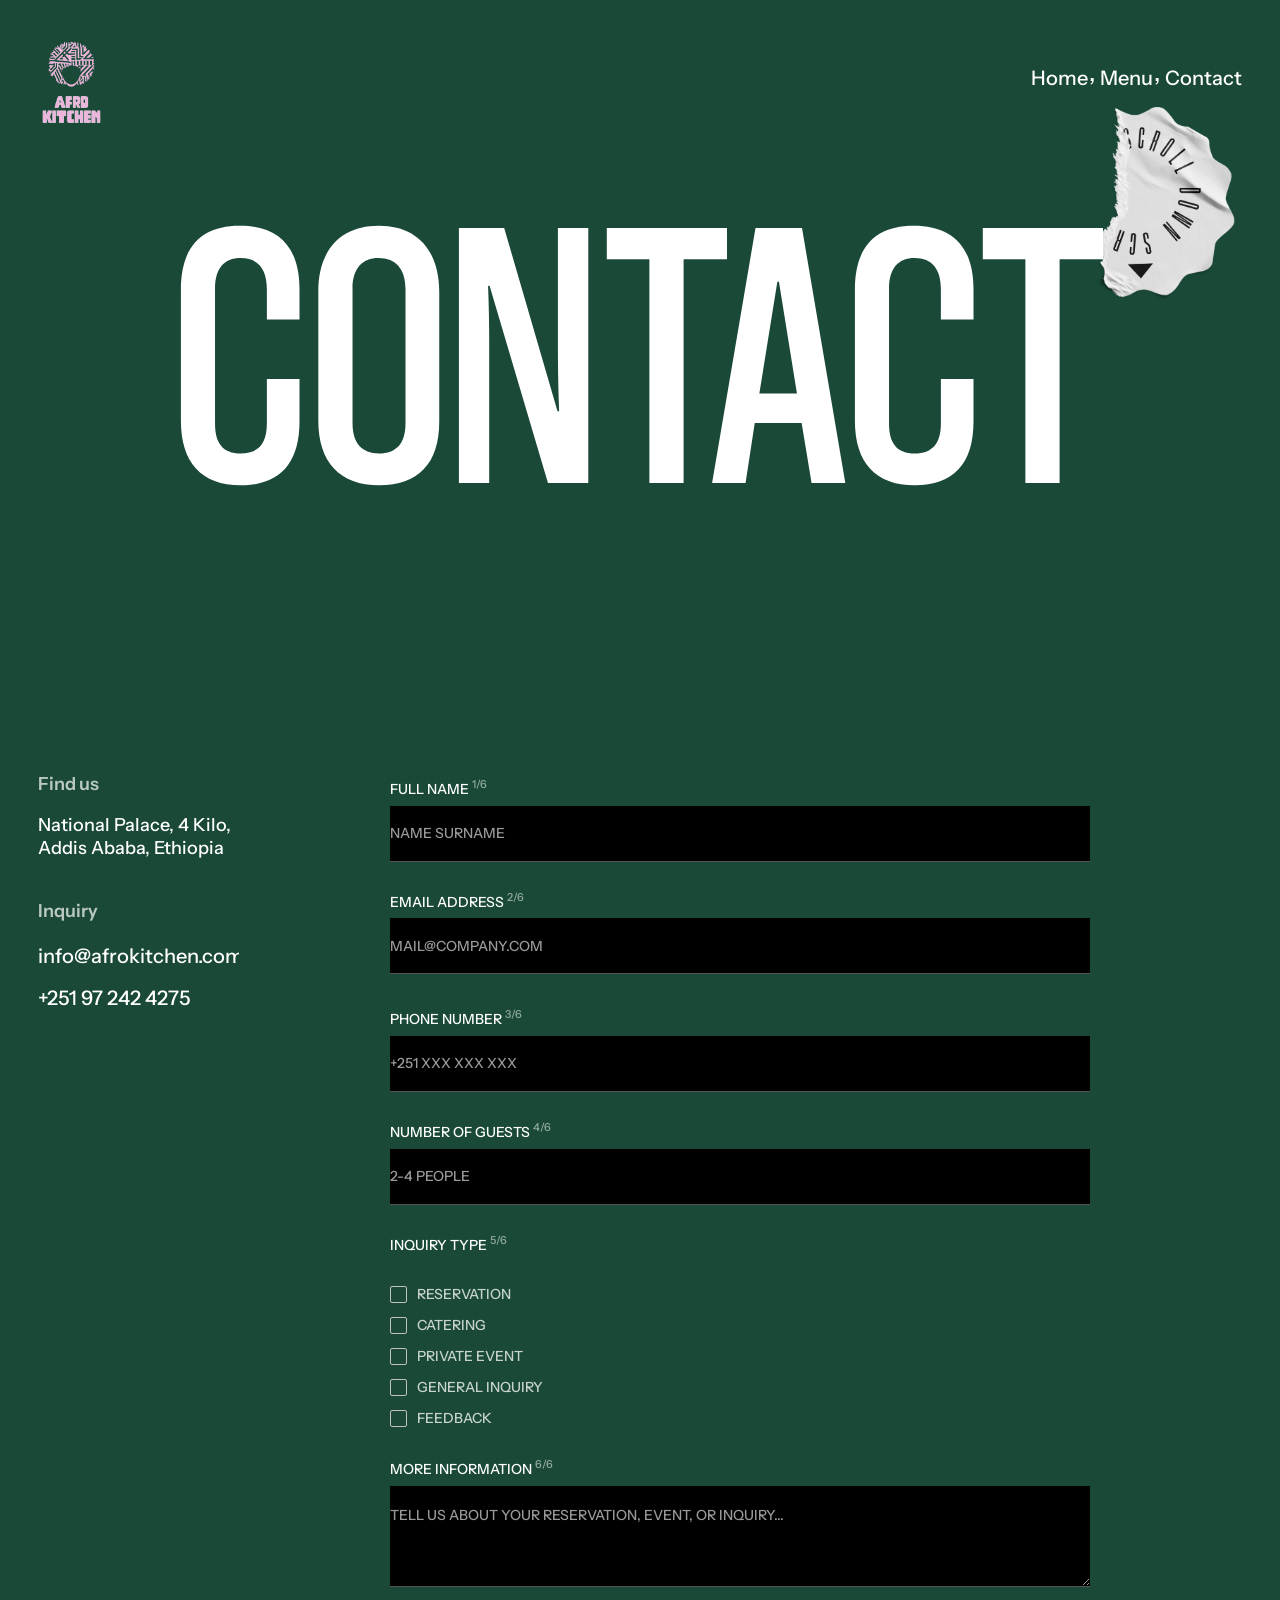
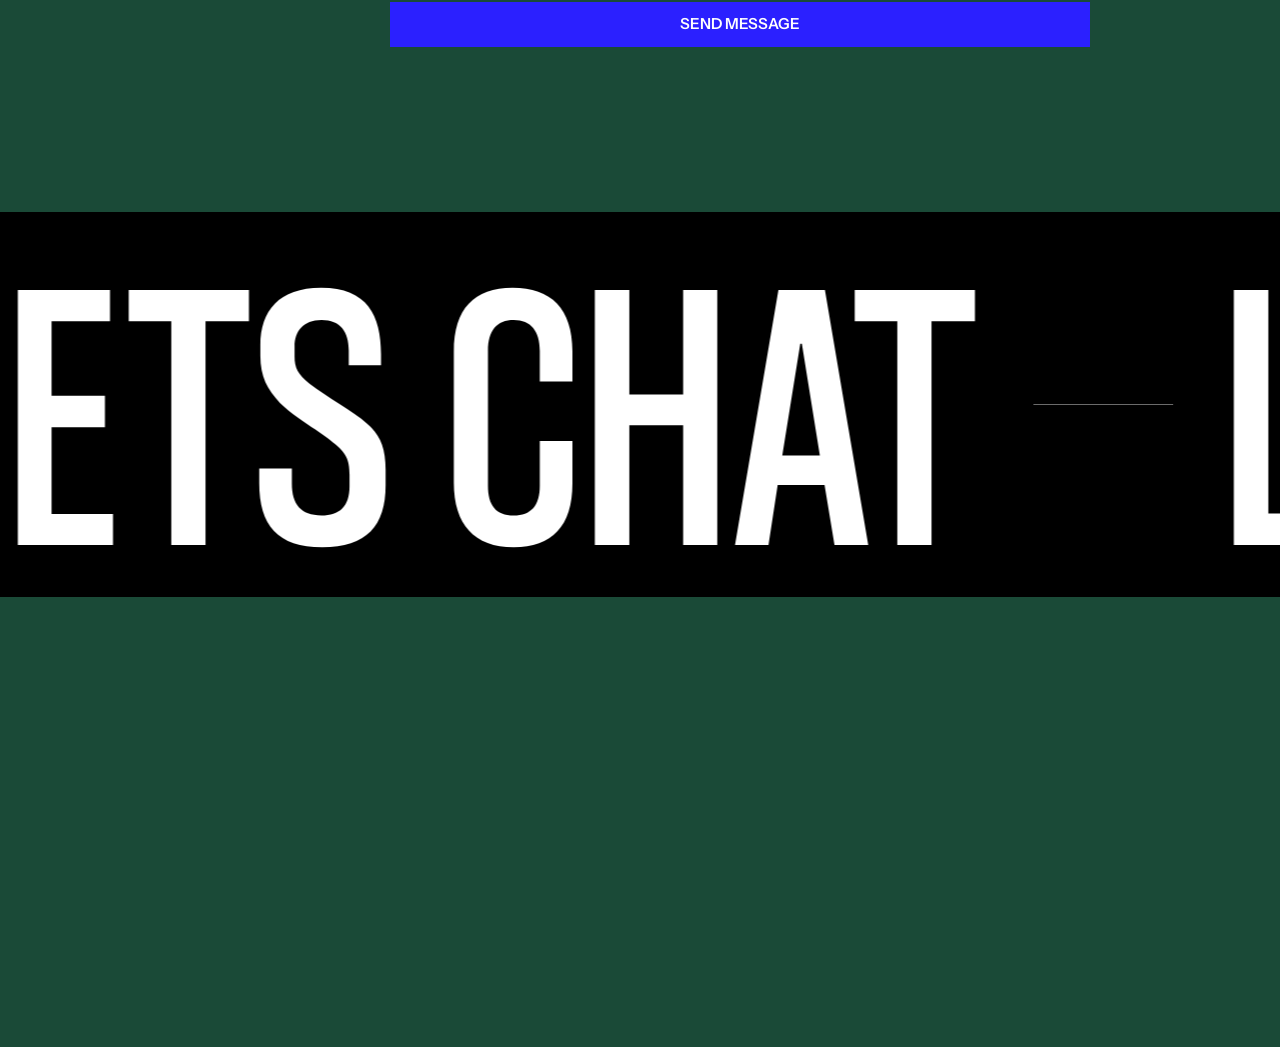
<file: contact.html>
<!DOCTYPE html>

<html data-wf-domain="afrokitchen.com" data-wf-page="677bbe3f761bd2b2bc7bee16" data-wf-site="677bbe3f761bd2b2bc7bedd7"
  lang="en">

<head>
  <meta charset="utf-8">
  <title>Contact - Afro Kitchen</title>
  <meta content="Contact - Afro Kitchen" property="og:title">
  <meta content="Contact - Afro Kitchen" property="twitter:title">
  <meta content="width=device-width, initial-scale=1" name="viewport">
  <meta content="Webflow" name="generator">
  <link href="677bbe3f761bd2b2bc7bedd7/css/lined-template.webflow.shared.b0edefc86.css" rel="stylesheet"
    type="text/css">
  <link href="https://fonts.googleapis.com" rel="preconnect">
  <link href="https://fonts.gstatic.com" rel="preconnect" crossorigin="anonymous">
  <script src="ajax/libs/webfont/1.6.26/webfont.js" type="text/javascript"></script>
  <script
    type="text/javascript">WebFont.load({ google: { families: ["Instrument Sans:regular,500,600,700,italic,500italic,600italic,700italic"] } });</script>
  <script
    type="text/javascript">!function (o, c) { var n = c.documentElement, t = " w-mod-"; n.className += t + "js", ("ontouchstart" in o || o.DocumentTouch && c instanceof DocumentTouch) && (n.className += t + "touch") }(window, document);</script>
  <link href="677bbe3f761bd2b2bc7bedd7/677bbe3f761bd2b2bc7bef7b_ico.jpg" rel="shortcut icon" type="image/x-icon">
  <link href="677bbe3f761bd2b2bc7bedd7/677bbe3f761bd2b2bc7bef7c_fav.jpg" rel="apple-touch-icon">
  <script
    type="text/javascript">window.__WEBFLOW_CURRENCY_SETTINGS = { "currencyCode": "USD", "symbol": "$", "decimal": ".", "fractionDigits": 2, "group": ",", "template": "{{wf {\"path\":\"symbol\",\"type\":\"PlainText\"} }} {{wf {\"path\":\"amount\",\"type\":\"CommercePrice\"} }} {{wf {\"path\":\"currencyCode\",\"type\":\"PlainText\"} }}", "hideDecimalForWholeNumbers": false };</script>
  <style>
    body {
      background-color: #1a4a37 !important;
    }

    .page-content {
      background-color: #1a4a37 !important;
    }

    .section {
      background-color: #1a4a37 !important;
    }

    .footer {
      background-color: #1a4a37 !important;
    }

    .hero-wrapper,
    .hero-interaction,
    .hero-first,
    .hero-preview,
    .hero-content,
    .hero-home-flex,
    .hero-overflow-title,
    .main-strip,
    .hero-inner {
      background-color: #1a4a37 !important;
    }
  </style>
</head>

<body>
  <div class="page-content">
    <div data-animation="default" class="navbar w-nav" data-easing2="ease" data-easing="ease" data-collapse="medium"
      data-w-id="5e31057a-541e-ead9-75ae-97c28eec02bb" role="banner" data-duration="400" id="Top"><a href="index.html"
        class="logo-link w-nav-brand"><img width="150" loading="lazy" alt="" src="afroKitchenLogo.png"
          class="main-logo"></a>
      <div class="last-item">
        <nav role="navigation" class="nav-menu w-nav-menu"><a href="index.html" aria-current="page"
            class="navigation-link w-inline-block w--current">
            <div class="button-text-wrapper">
              <div class="button-text">Home</div>
              <div class="button-text">Home</div>
            </div>
            <div class="line-below"></div>
          </a>
          <div class="button-text coma">,</div><a href="menu.html" class="navigation-link w-inline-block">
            <div class="button-text-wrapper">
              <div class="button-text">Menu</div>
              <div class="button-text">Menu</div>
            </div>
            <div class="line-below"></div>
          </a>
          <!-- <div class="button-text coma">,</div><a href="shop.html" class="navigation-link w-inline-block">
            <div class="button-text-wrapper">
              <div class="button-text">Shop</div>
              <div class="button-text">Shop</div>
            </div>
            <div class="line-below"></div>
          </a> -->
          <div class="button-text coma">,</div><a href="contact.html" class="navigation-link w-inline-block">
            <div class="button-text-wrapper">
              <div class="button-text">Contact</div>
              <div class="button-text">Contact</div>
            </div>
            <div class="line-below"></div>
          </a>

        </nav>
        <!-- <div data-open-product="" data-wf-cart-type="modal" data-wf-cart-query="query Dynamo3 {
  database {
    id
    commerceOrder {
      comment
      extraItems {
        name
        pluginId
        pluginName
        price {
          decimalValue
          string
          unit
          value
        }
      }
      id
      startedOn
      statusFlags {
        hasDownloads
        hasSubscription
        isFreeOrder
        requiresShipping
      }
      subtotal {
        decimalValue
        string
        unit
        value
      }
      total {
        decimalValue
        string
        unit
        value
      }
      updatedOn
      userItems {
        count
        id
        price {
          value
          unit
          decimalValue
          string
        }
        product {
          id
          cmsLocaleId
          draft
          archived
          f_name_: name
          f_sku_properties_3dr: skuProperties {
            id
            name
            enum {
              id
              name
              slug
            }
          }
        }
        rowTotal {
          decimalValue
          string
          unit
          value
        }
        sku {
          cmsLocaleId
          draft
          archived
          f_main_image_4dr: mainImage {
            url
            file {
              size
              origFileName
              createdOn
              updatedOn
              mimeType
              width
              height
              variants {
                origFileName
                quality
                height
                width
                s3Url
                error
                size
              }
            }
            alt
          }
          f_sku_values_3dr: skuValues {
            property {
              id
            }
            value {
              id
            }
          }
          id
        }
        subscriptionFrequency
        subscriptionInterval
        subscriptionTrial
      }
      userItemsCount
    }
  }
  site {
    commerce {
      id
      businessAddress {
        country
      }
      defaultCountry
      defaultCurrency
      quickCheckoutEnabled
    }
  }
}" data-wf-page-link-href-prefix="" class="w-commerce-commercecartwrapper" data-node-type="commerce-cart-wrapper"><a
            class="w-commerce-commercecartopenlink nav-link w-inline-block" role="button" aria-haspopup="dialog"
            aria-label="Open cart" data-node-type="commerce-cart-open-link" href="#">
            <div class="w-inline-block">Cart</div>
            <div
              data-wf-bindings="%5B%7B%22innerHTML%22%3A%7B%22type%22%3A%22Number%22%2C%22filter%22%3A%7B%22type%22%3A%22numberPrecision%22%2C%22params%22%3A%5B%220%22%2C%22numberPrecision%22%5D%7D%2C%22dataPath%22%3A%22database.commerceOrder.userItemsCount%22%7D%7D%5D"
              class="w-commerce-commercecartopenlinkcount cart-quantity">0</div>
          </a>
          <div style="display:none"
            class="w-commerce-commercecartcontainerwrapper w-commerce-commercecartcontainerwrapper--cartType-modal cart-wrapper"
            data-node-type="commerce-cart-container-wrapper">
            <div data-node-type="commerce-cart-container" role="dialog"
              class="w-commerce-commercecartcontainer cart-container">
              <div class="w-commerce-commercecartheader cart-header">
                <h4 class="w-commerce-commercecartheading">Your Cart</h4><a
                  class="w-commerce-commercecartcloselink close-button w-inline-block" role="button"
                  aria-label="Close cart" data-node-type="commerce-cart-close-link"><svg class="icon" width="16px"
                    height="16px" viewbox="0 0 16 16">
                    <g stroke="none" stroke-width="1" fill="none" fill-rule="evenodd">
                      <g fill-rule="nonzero" fill="#333333">
                        <polygon
                          points="6.23223305 8 0.616116524 13.6161165 2.38388348 15.3838835 8 9.76776695 13.6161165 15.3838835 15.3838835 13.6161165 9.76776695 8 15.3838835 2.38388348 13.6161165 0.616116524 8 6.23223305 2.38388348 0.616116524 0.616116524 2.38388348 6.23223305 8">
                        </polygon>
                      </g>
                    </g>
                  </svg></a>
              </div>
              <div class="w-commerce-commercecartformwrapper">
                <form style="display:none" class="w-commerce-commercecartform" data-node-type="commerce-cart-form">
                  <script type="text/x-wf-template"
                    id="wf-template-5e31057a-541e-ead9-75ae-97c28eec02f2">%3Cdiv%20class%3D%22w-commerce-commercecartitem%22%3E%3Cimg%20src%3D%22https%3A%2F%2Fcdn.prod.website-files.com%2Fplugins%2FBasic%2Fassets%2Fplaceholder.60f9b1840c.svg%22%20data-wf-bindings%3D%22%255B%257B%2522src%2522%253A%257B%2522type%2522%253A%2522ImageRef%2522%252C%2522filter%2522%253A%257B%2522type%2522%253A%2522identity%2522%252C%2522params%2522%253A%255B%255D%257D%252C%2522dataPath%2522%253A%2522database.commerceOrder.userItems%255B%255D.sku.f_main_image_4dr%2522%257D%257D%255D%22%20alt%3D%22%22%20class%3D%22w-commerce-commercecartitemimage%20w-dyn-bind-empty%22%2F%3E%3Cdiv%20class%3D%22w-commerce-commercecartiteminfo%22%3E%3Cdiv%20data-wf-bindings%3D%22%255B%257B%2522innerHTML%2522%253A%257B%2522type%2522%253A%2522PlainText%2522%252C%2522filter%2522%253A%257B%2522type%2522%253A%2522identity%2522%252C%2522params%2522%253A%255B%255D%257D%252C%2522dataPath%2522%253A%2522database.commerceOrder.userItems%255B%255D.product.f_name_%2522%257D%257D%255D%22%20class%3D%22w-commerce-commercecartproductname%20pricing-text%20with-px%20w-dyn-bind-empty%22%3E%3C%2Fdiv%3E%3Cdiv%20data-wf-bindings%3D%22%255B%257B%2522innerHTML%2522%253A%257B%2522type%2522%253A%2522CommercePrice%2522%252C%2522filter%2522%253A%257B%2522type%2522%253A%2522price%2522%252C%2522params%2522%253A%255B%255D%257D%252C%2522dataPath%2522%253A%2522database.commerceOrder.userItems%255B%255D.price%2522%257D%257D%255D%22%20class%3D%22pricing-text%22%3E%24%C2%A00.00%C2%A0USD%3C%2Fdiv%3E%3Cscript%20type%3D%22text%2Fx-wf-template%22%20id%3D%22wf-template-5e31057a-541e-ead9-75ae-97c28eec02f9%22%3E%253Cli%253E%253Cspan%2520data-wf-bindings%253D%2522%25255B%25257B%252522innerHTML%252522%25253A%25257B%252522type%252522%25253A%252522PlainText%252522%25252C%252522filter%252522%25253A%25257B%252522type%252522%25253A%252522identity%252522%25252C%252522params%252522%25253A%25255B%25255D%25257D%25252C%252522dataPath%252522%25253A%252522database.commerceOrder.userItems%25255B%25255D.product.f_sku_properties_3dr%25255B%25255D.name%252522%25257D%25257D%25255D%2522%253E%253C%252Fspan%253E%253Cspan%253E%253A%2520%253C%252Fspan%253E%253Cspan%2520data-wf-bindings%253D%2522%25255B%25257B%252522innerHTML%252522%25253A%25257B%252522type%252522%25253A%252522CommercePropValues%252522%25252C%252522filter%252522%25253A%25257B%252522type%252522%25253A%252522identity%252522%25252C%252522params%252522%25253A%25255B%25255D%25257D%25252C%252522dataPath%252522%25253A%252522database.commerceOrder.userItems%25255B%25255D.product.f_sku_properties_3dr%25255B%25255D%252522%25257D%25257D%25255D%2522%253E%253C%252Fspan%253E%253C%252Fli%253E%3C%2Fscript%3E%3Cul%20data-wf-bindings%3D%22%255B%257B%2522optionSets%2522%253A%257B%2522type%2522%253A%2522CommercePropTable%2522%252C%2522filter%2522%253A%257B%2522type%2522%253A%2522identity%2522%252C%2522params%2522%253A%255B%255D%257D%252C%2522dataPath%2522%253A%2522database.commerceOrder.userItems%255B%255D.product.f_sku_properties_3dr%5B%5D%2522%257D%257D%252C%257B%2522optionValues%2522%253A%257B%2522type%2522%253A%2522CommercePropValues%2522%252C%2522filter%2522%253A%257B%2522type%2522%253A%2522identity%2522%252C%2522params%2522%253A%255B%255D%257D%252C%2522dataPath%2522%253A%2522database.commerceOrder.userItems%255B%255D.sku.f_sku_values_3dr%2522%257D%257D%255D%22%20class%3D%22w-commerce-commercecartoptionlist%22%20data-wf-collection%3D%22database.commerceOrder.userItems%255B%255D.product.f_sku_properties_3dr%22%20data-wf-template-id%3D%22wf-template-5e31057a-541e-ead9-75ae-97c28eec02f9%22%3E%3Cli%3E%3Cspan%20data-wf-bindings%3D%22%255B%257B%2522innerHTML%2522%253A%257B%2522type%2522%253A%2522PlainText%2522%252C%2522filter%2522%253A%257B%2522type%2522%253A%2522identity%2522%252C%2522params%2522%253A%255B%255D%257D%252C%2522dataPath%2522%253A%2522database.commerceOrder.userItems%255B%255D.product.f_sku_properties_3dr%255B%255D.name%2522%257D%257D%255D%22%3E%3C%2Fspan%3E%3Cspan%3E%3A%20%3C%2Fspan%3E%3Cspan%20data-wf-bindings%3D%22%255B%257B%2522innerHTML%2522%253A%257B%2522type%2522%253A%2522CommercePropValues%2522%252C%2522filter%2522%253A%257B%2522type%2522%253A%2522identity%2522%252C%2522params%2522%253A%255B%255D%257D%252C%2522dataPath%2522%253A%2522database.commerceOrder.userItems%255B%255D.product.f_sku_properties_3dr%255B%255D%2522%257D%257D%255D%22%3E%3C%2Fspan%3E%3C%2Fli%3E%3C%2Ful%3E%3Ca%20href%3D%22%23%22%20role%3D%22button%22%20data-wf-bindings%3D%22%255B%257B%2522data-commerce-sku-id%2522%253A%257B%2522type%2522%253A%2522ItemRef%2522%252C%2522filter%2522%253A%257B%2522type%2522%253A%2522identity%2522%252C%2522params%2522%253A%255B%255D%257D%252C%2522dataPath%2522%253A%2522database.commerceOrder.userItems%255B%255D.sku.id%2522%257D%257D%255D%22%20class%3D%22remove-button%20w-inline-block%22%20data-wf-cart-action%3D%22remove-item%22%20data-commerce-sku-id%3D%22%22%20aria-label%3D%22Remove%20item%20from%20cart%22%3E%3Cdiv%3ERemove%3C%2Fdiv%3E%3C%2Fa%3E%3C%2Fdiv%3E%3Cinput%20aria-label%3D%22Update%20quantity%22%20data-wf-bindings%3D%22%255B%257B%2522value%2522%253A%257B%2522type%2522%253A%2522Number%2522%252C%2522filter%2522%253A%257B%2522type%2522%253A%2522numberPrecision%2522%252C%2522params%2522%253A%255B%25220%2522%252C%2522numberPrecision%2522%255D%257D%252C%2522dataPath%2522%253A%2522database.commerceOrder.userItems%255B%255D.count%2522%257D%257D%252C%257B%2522data-commerce-sku-id%2522%253A%257B%2522type%2522%253A%2522ItemRef%2522%252C%2522filter%2522%253A%257B%2522type%2522%253A%2522identity%2522%252C%2522params%2522%253A%255B%255D%257D%252C%2522dataPath%2522%253A%2522database.commerceOrder.userItems%255B%255D.sku.id%2522%257D%257D%255D%22%20class%3D%22w-commerce-commercecartquantity%20cart-quantity-2%22%20required%3D%22%22%20pattern%3D%22%5E%5B0-9%5D%2B%24%22%20inputMode%3D%22numeric%22%20type%3D%22number%22%20name%3D%22quantity%22%20autoComplete%3D%22off%22%20data-wf-cart-action%3D%22update-item-quantity%22%20data-commerce-sku-id%3D%22%22%20value%3D%221%22%2F%3E%3C%2Fdiv%3E</script>
                  <div class="w-commerce-commercecartlist" data-wf-collection="database.commerceOrder.userItems"
                    data-wf-template-id="wf-template-5e31057a-541e-ead9-75ae-97c28eec02f2">
                    <div class="w-commerce-commercecartitem"><img
                        src="https://cdn.prod.website-files.com/plugins/Basic/assets/placeholder.60f9b1840c.svg"
                        data-wf-bindings="%5B%7B%22src%22%3A%7B%22type%22%3A%22ImageRef%22%2C%22filter%22%3A%7B%22type%22%3A%22identity%22%2C%22params%22%3A%5B%5D%7D%2C%22dataPath%22%3A%22database.commerceOrder.userItems%5B%5D.sku.f_main_image_4dr%22%7D%7D%5D"
                        alt="" class="w-commerce-commercecartitemimage w-dyn-bind-empty">
                      <div class="w-commerce-commercecartiteminfo">
                        <div
                          data-wf-bindings="%5B%7B%22innerHTML%22%3A%7B%22type%22%3A%22PlainText%22%2C%22filter%22%3A%7B%22type%22%3A%22identity%22%2C%22params%22%3A%5B%5D%7D%2C%22dataPath%22%3A%22database.commerceOrder.userItems%5B%5D.product.f_name_%22%7D%7D%5D"
                          class="w-commerce-commercecartproductname pricing-text with-px w-dyn-bind-empty"></div>
                        <div
                          data-wf-bindings="%5B%7B%22innerHTML%22%3A%7B%22type%22%3A%22CommercePrice%22%2C%22filter%22%3A%7B%22type%22%3A%22price%22%2C%22params%22%3A%5B%5D%7D%2C%22dataPath%22%3A%22database.commerceOrder.userItems%5B%5D.price%22%7D%7D%5D"
                          class="pricing-text">$ 0.00 USD</div>
                        <script type="text/x-wf-template"
                          id="wf-template-5e31057a-541e-ead9-75ae-97c28eec02f9">%3Cli%3E%3Cspan%20data-wf-bindings%3D%22%255B%257B%2522innerHTML%2522%253A%257B%2522type%2522%253A%2522PlainText%2522%252C%2522filter%2522%253A%257B%2522type%2522%253A%2522identity%2522%252C%2522params%2522%253A%255B%255D%257D%252C%2522dataPath%2522%253A%2522database.commerceOrder.userItems%255B%255D.product.f_sku_properties_3dr%255B%255D.name%2522%257D%257D%255D%22%3E%3C%2Fspan%3E%3Cspan%3E%3A%20%3C%2Fspan%3E%3Cspan%20data-wf-bindings%3D%22%255B%257B%2522innerHTML%2522%253A%257B%2522type%2522%253A%2522CommercePropValues%2522%252C%2522filter%2522%253A%257B%2522type%2522%253A%2522identity%2522%252C%2522params%2522%253A%255B%255D%257D%252C%2522dataPath%2522%253A%2522database.commerceOrder.userItems%255B%255D.product.f_sku_properties_3dr%255B%255D%2522%257D%257D%255D%22%3E%3C%2Fspan%3E%3C%2Fli%3E</script>
                        <ul
                          data-wf-bindings="%5B%7B%22optionSets%22%3A%7B%22type%22%3A%22CommercePropTable%22%2C%22filter%22%3A%7B%22type%22%3A%22identity%22%2C%22params%22%3A%5B%5D%7D%2C%22dataPath%22%3A%22database.commerceOrder.userItems%5B%5D.product.f_sku_properties_3dr[]%22%7D%7D%2C%7B%22optionValues%22%3A%7B%22type%22%3A%22CommercePropValues%22%2C%22filter%22%3A%7B%22type%22%3A%22identity%22%2C%22params%22%3A%5B%5D%7D%2C%22dataPath%22%3A%22database.commerceOrder.userItems%5B%5D.sku.f_sku_values_3dr%22%7D%7D%5D"
                          class="w-commerce-commercecartoptionlist"
                          data-wf-collection="database.commerceOrder.userItems%5B%5D.product.f_sku_properties_3dr"
                          data-wf-template-id="wf-template-5e31057a-541e-ead9-75ae-97c28eec02f9">
                          <li><span
                              data-wf-bindings="%5B%7B%22innerHTML%22%3A%7B%22type%22%3A%22PlainText%22%2C%22filter%22%3A%7B%22type%22%3A%22identity%22%2C%22params%22%3A%5B%5D%7D%2C%22dataPath%22%3A%22database.commerceOrder.userItems%5B%5D.product.f_sku_properties_3dr%5B%5D.name%22%7D%7D%5D"></span><span>:
                            </span><span
                              data-wf-bindings="%5B%7B%22innerHTML%22%3A%7B%22type%22%3A%22CommercePropValues%22%2C%22filter%22%3A%7B%22type%22%3A%22identity%22%2C%22params%22%3A%5B%5D%7D%2C%22dataPath%22%3A%22database.commerceOrder.userItems%5B%5D.product.f_sku_properties_3dr%5B%5D%22%7D%7D%5D"></span>
                          </li>
                        </ul><a href="#" role="button"
                          data-wf-bindings="%5B%7B%22data-commerce-sku-id%22%3A%7B%22type%22%3A%22ItemRef%22%2C%22filter%22%3A%7B%22type%22%3A%22identity%22%2C%22params%22%3A%5B%5D%7D%2C%22dataPath%22%3A%22database.commerceOrder.userItems%5B%5D.sku.id%22%7D%7D%5D"
                          class="remove-button w-inline-block" data-wf-cart-action="remove-item" data-commerce-sku-id=""
                          aria-label="Remove item from cart">
                          <div>Remove</div>
                        </a>
                      </div><input aria-label="Update quantity"
                        data-wf-bindings="%5B%7B%22value%22%3A%7B%22type%22%3A%22Number%22%2C%22filter%22%3A%7B%22type%22%3A%22numberPrecision%22%2C%22params%22%3A%5B%220%22%2C%22numberPrecision%22%5D%7D%2C%22dataPath%22%3A%22database.commerceOrder.userItems%5B%5D.count%22%7D%7D%2C%7B%22data-commerce-sku-id%22%3A%7B%22type%22%3A%22ItemRef%22%2C%22filter%22%3A%7B%22type%22%3A%22identity%22%2C%22params%22%3A%5B%5D%7D%2C%22dataPath%22%3A%22database.commerceOrder.userItems%5B%5D.sku.id%22%7D%7D%5D"
                        class="w-commerce-commercecartquantity cart-quantity-2" required="" pattern="^[0-9]+$"
                        inputmode="numeric" type="number" name="quantity" autocomplete="off"
                        data-wf-cart-action="update-item-quantity" data-commerce-sku-id="" value="1">
                    </div>
                  </div>
                  <div class="w-commerce-commercecartfooter cart-footer">
                    <div aria-live="polite" aria-atomic="true" class="w-commerce-commercecartlineitem">
                      <div class="subtotal">Subtotal</div>
                      <div
                        data-wf-bindings="%5B%7B%22innerHTML%22%3A%7B%22type%22%3A%22CommercePrice%22%2C%22filter%22%3A%7B%22type%22%3A%22price%22%2C%22params%22%3A%5B%5D%7D%2C%22dataPath%22%3A%22database.commerceOrder.subtotal%22%7D%7D%5D"
                        class="w-commerce-commercecartordervalue pricing-text"></div>
                    </div>
                    <div>
                      <div data-node-type="commerce-cart-quick-checkout-actions" style="display:none"><a role="button"
                          aria-haspopup="dialog" aria-label="Apple Pay" data-node-type="commerce-cart-apple-pay-button"
                          style="background-image:-webkit-named-image(apple-pay-logo-white);background-size:100% 50%;background-position:50% 50%;background-repeat:no-repeat"
                          class="w-commerce-commercecartapplepaybutton" tabindex="0">
                          <div></div>
                        </a><a role="button" tabindex="0" aria-haspopup="dialog"
                          data-node-type="commerce-cart-quick-checkout-button" style="display:none"
                          class="w-commerce-commercecartquickcheckoutbutton"><svg
                            class="w-commerce-commercequickcheckoutgoogleicon" xmlns="http://www.w3.org/2000/svg"
                            xmlns:xlink="http://www.w3.org/1999/xlink" width="16" height="16" viewbox="0 0 16 16">
                            <defs>
                              <polygon id="google-mark-a" points="0 .329 3.494 .329 3.494 7.649 0 7.649"></polygon>
                              <polygon id="google-mark-c" points=".894 0 13.169 0 13.169 6.443 .894 6.443"></polygon>
                            </defs>
                            <g fill="none" fill-rule="evenodd">
                              <path fill="#4285F4"
                                d="M10.5967,12.0469 L10.5967,14.0649 L13.1167,14.0649 C14.6047,12.6759 15.4577,10.6209 15.4577,8.1779 C15.4577,7.6339 15.4137,7.0889 15.3257,6.5559 L7.8887,6.5559 L7.8887,9.6329 L12.1507,9.6329 C11.9767,10.6119 11.4147,11.4899 10.5967,12.0469">
                              </path>
                              <path fill="#34A853"
                                d="M7.8887,16 C10.0137,16 11.8107,15.289 13.1147,14.067 C13.1147,14.066 13.1157,14.065 13.1167,14.064 L10.5967,12.047 C10.5877,12.053 10.5807,12.061 10.5727,12.067 C9.8607,12.556 8.9507,12.833 7.8887,12.833 C5.8577,12.833 4.1387,11.457 3.4937,9.605 L0.8747,9.605 L0.8747,11.648 C2.2197,14.319 4.9287,16 7.8887,16">
                              </path>
                              <g transform="translate(0 4)">
                                <mask id="google-mark-b" fill="#fff">
                                  <use xlink:href="#google-mark-a"></use>
                                </mask>
                                <path fill="#FBBC04"
                                  d="M3.4639,5.5337 C3.1369,4.5477 3.1359,3.4727 3.4609,2.4757 L3.4639,2.4777 C3.4679,2.4657 3.4749,2.4547 3.4789,2.4427 L3.4939,0.3287 L0.8939,0.3287 C0.8799,0.3577 0.8599,0.3827 0.8459,0.4117 C-0.2821,2.6667 -0.2821,5.3337 0.8459,7.5887 L0.8459,7.5997 C0.8549,7.6167 0.8659,7.6317 0.8749,7.6487 L3.4939,5.6057 C3.4849,5.5807 3.4729,5.5587 3.4639,5.5337"
                                  mask="url(#google-mark-b)"></path>
                              </g>
                              <mask id="google-mark-d" fill="#fff">
                                <use xlink:href="#google-mark-c"></use>
                              </mask>
                              <path fill="#EA4335"
                                d="M0.894,4.3291 L3.478,6.4431 C4.113,4.5611 5.843,3.1671 7.889,3.1671 C9.018,3.1451 10.102,3.5781 10.912,4.3671 L13.169,2.0781 C11.733,0.7231 9.85,-0.0219 7.889,0.0001 C4.941,0.0001 2.245,1.6791 0.894,4.3291"
                                mask="url(#google-mark-d)"></path>
                            </g>
                          </svg><svg class="w-commerce-commercequickcheckoutmicrosofticon"
                            xmlns="http://www.w3.org/2000/svg" width="16" height="16" viewbox="0 0 16 16">
                            <g fill="none" fill-rule="evenodd">
                              <polygon fill="#F05022" points="7 7 1 7 1 1 7 1"></polygon>
                              <polygon fill="#7DB902" points="15 7 9 7 9 1 15 1"></polygon>
                              <polygon fill="#00A4EE" points="7 15 1 15 1 9 7 9"></polygon>
                              <polygon fill="#FFB700" points="15 15 9 15 9 9 15 9"></polygon>
                            </g>
                          </svg>
                          <div>Pay with browser.</div>
                        </a></div><a href="checkout.html" value="Continue to Checkout"
                        class="w-commerce-commercecartcheckoutbutton button full" data-loading-text="Hang Tight..."
                        data-node-type="cart-checkout-button">Continue to Checkout</a>
                    </div>
                  </div>
                </form>
                <div class="w-commerce-commercecartemptystate empty-state">
                  <div aria-label="This cart is empty" aria-live="polite" class="subhead">No items found.</div>
                  <div class="margin-60px flex make-20px"><a href="plans.html" class="button-line w-inline-block">
                      <div>view Plans</div>
                      <div class="line-bottom"></div>
                    </a></div>
                </div>
                <div aria-live="assertive" style="display:none" data-node-type="commerce-cart-error"
                  class="w-commerce-commercecarterrorstate error-message">
                  <div class="w-cart-error-msg" data-w-cart-quantity-error="Product is not available in this quantity."
                    data-w-cart-general-error="Something went wrong when adding this item to the cart."
                    data-w-cart-checkout-error="Checkout is disabled on this site."
                    data-w-cart-cart_order_min-error="The order minimum was not met. Add more items to your cart to continue."
                    data-w-cart-subscription_error-error="Before you purchase, please use your email invite to verify your address so we can send order updates.">
                    Product is not available in this quantity.</div>
                </div>
              </div>
            </div>
          </div>
        </div> -->
        <div class="menu-button w-nav-button">
          <div data-is-ix2-target="1" class="lottie-white" data-w-id="5e31057a-541e-ead9-75ae-97c28eec0320"
            data-animation-type="lottie"
            data-src="https://cdn.prod.website-files.com/66e161954112950aa7f51fa6/66e2ab19ef1c9f95ebb9c1d3_Animation%20-%201726130931764.json"
            data-loop="0" data-direction="1" data-autoplay="0" data-renderer="svg" data-default-duration="0.5"
            data-duration="0"></div>
        </div>
      </div>
    </div>
    <div class="hero-inner">
      <div class="main-image second absolute"><img width="436" loading="eager" alt=""
          src="677bbe3f761bd2b2bc7bedd7/677bbe3f761bd2b2bc7bef35_scroll-down.avif"></div>
      <div class="top-title-overflow add-overflow">
        <h1 class="hero-main-title for-inner">Contact</h1>
      </div>
    </div>
    <section class="section _50px-top">
      <div class="container">
        <div>
          <div class="main-grid top">
            <div id="w-node-_79b22503-40ff-41b9-4cab-553e0130fd62-bc7bee16">
              <div id="w-node-f9fb9728-4280-c3e9-0e16-d7fd4745966b-bc7bee16" class="small-number">Find us</div>
              <div class="margin-20px">
                <p>National Palace, 4 Kilo, Addis Ababa, Ethiopia</p>
              </div>
              <div class="margin-40px">
                <div class="small-number">Inquiry</div>
                <div class="margin-20px with-flex"><a href="index.html"
                    class="navigation-link for-contact w-inline-block">
                    <div class="button-text-wrapper">
                      <div class="button-text">info@afrokitchen.com</div>
                      <div class="button-text">info@afrokitchen.com</div>
                    </div>
                    <div class="line-below"></div>
                  </a><a href="index.html" class="navigation-link for-contact w-inline-block">
                    <div class="button-text-wrapper">
                      <div class="button-text">+251 97 242 4275<br><br></div>
                      <div class="button-text">+251 97 242 4275<br><br></div>
                    </div>
                    <div class="line-below"></div>
                  </a></div>
              </div>
            </div>
            <div id="w-node-_0fea5c5d-1da2-35f0-d551-b4f29d597942-bc7bee16" class="contact-wrapper">
              <div class="form-block w-form">
                <form id="email-form" name="email-form" data-name="Email Form" method="get"
                  data-wf-page-id="677bbe3f761bd2b2bc7bee16" data-wf-element-id="f36239a6-8daf-cb17-4a66-065b4995c434">
                  <div class="input-flex">
                    <div class="input-100"><label for="Name" class="field-label-contact big">Full name <span
                          class="small">1/6</span></label><input class="text-field-main w-input" maxlength="256"
                        name="Name-2" data-name="Name 2" placeholder="Name Surname" type="text" id="Name" required="">
                    </div>
                    <div class="input-100"><label for="Email" class="field-label-contact big">Email address <span
                          class="small">2/6</span></label><input class="text-field-main w-input" maxlength="256"
                        name="Email-2" data-name="Email 2" placeholder="mail@company.com" type="text" id="Email"
                        required=""></div>
                  </div>
                  <div class="margin-20px">
                    <div class="input-flex">
                      <div class="input-100"><label for="Phone" class="field-label-contact big">Phone Number <span
                            class="small">3/6</span></label><input class="text-field-main w-input" maxlength="256"
                          name="Phone" data-name="Phone" placeholder="+251 XXX XXX XXX" type="tel" id="Phone"
                          required=""></div>
                      <div class="input-100"><label for="Guests" class="field-label-contact big">Number of Guests <span
                            class="small">4/6</span></label><input class="text-field-main w-input" maxlength="256"
                          name="Guests" data-name="Guests" placeholder="2-4 people" type="text" id="Guests" required="">
                      </div>
                      <div class="input-100"><label for="Inquiry" class="field-label-contact big">Inquiry Type <span
                            class="small">5/6</span></label>
                        <div class="checkbox-flex"><label class="w-checkbox checkbox-field-2">
                            <div class="w-checkbox-input w-checkbox-input--inputType-custom checkbox"></div><input
                              type="checkbox" name="Checkbox-1" id="Checkbox-1" data-name="Checkbox 1"
                              style="opacity:0;position:absolute;z-index:-1"><span class="second-label w-form-label"
                              for="Checkbox-1">Reservation</span>
                          </label><label class="w-checkbox checkbox-field-2">
                            <div class="w-checkbox-input w-checkbox-input--inputType-custom checkbox"></div><input
                              type="checkbox" name="Checkbox-2" id="Checkbox-2" data-name="Checkbox 2"
                              style="opacity:0;position:absolute;z-index:-1"><span class="second-label w-form-label"
                              for="Checkbox-2">Catering</span>
                          </label><label class="w-checkbox checkbox-field-2">
                            <div class="w-checkbox-input w-checkbox-input--inputType-custom checkbox"></div><input
                              type="checkbox" name="Checkbox-3" id="Checkbox-3" data-name="Checkbox 3"
                              style="opacity:0;position:absolute;z-index:-1"><span class="second-label w-form-label"
                              for="Checkbox-3">Private Event</span>
                          </label><label class="w-checkbox checkbox-field-2">
                            <div class="w-checkbox-input w-checkbox-input--inputType-custom checkbox"></div><input
                              type="checkbox" name="Checkbox-4" id="Checkbox-4" data-name="Checkbox 4"
                              style="opacity:0;position:absolute;z-index:-1"><span class="second-label w-form-label"
                              for="Checkbox-4">General Inquiry</span>
                          </label><label class="w-checkbox checkbox-field-2">
                            <div class="w-checkbox-input w-checkbox-input--inputType-custom checkbox"></div><input
                              type="checkbox" name="Checkbox-5" id="Checkbox-5" data-name="Checkbox 5"
                              style="opacity:0;position:absolute;z-index:-1"><span class="second-label w-form-label"
                              for="Checkbox-5">Feedback</span>
                          </label></div>
                      </div>
                    </div>
                  </div>
                  <div class="area-margin"><label for="Timeline" class="field-label-contact big">More information <span
                        class="small">6/6</span></label>
                    <div><textarea id="Text-Area" name="Text-Area" maxlength="5000" data-name="Text Area"
                        placeholder="Tell us about your reservation, event, or inquiry..." required=""
                        class="text-field-main area w-input"></textarea></div>
                  </div>
                  <div class="button-contact left"><input type="submit" data-wait="Please wait..."
                      class="button full w-button" value="Send Message"></div>
                </form>
                <div class="success-message w-form-done">
                  <div>Thank you! Your submission has been received!</div>
                </div>
                <div class="error-message w-form-fail">
                  <div>Oops! Something went wrong while submitting the form.</div>
                </div>
              </div>
            </div>
          </div>
        </div>
      </div>
    </section>

    <div class="cta-wrapper"><a href="contact.html" aria-current="page"
        class="text-rotator-main w-inline-block w--current">
        <div class="text-rotator-content">
          <h3 class="text-rotator">Lets Chat</h3>
          <div class="line-icon"></div>
          <h3 class="text-rotator">Lets Chat</h3>
          <div class="line-icon"></div>
        </div>
        <div class="text-rotator-content">
          <h3 class="text-rotator">Lets Chat</h3>
          <div class="line-icon"></div>
          <h3 class="text-rotator">Lets Chat</h3>
          <div class="line-icon"></div>
        </div>
        <div class="text-rotator-content">
          <h3 class="text-rotator">Lets Chat</h3>
          <div class="line-icon"></div>
          <h3 class="text-rotator">Lets Chat</h3>
          <div class="line-icon"></div>
        </div>
        <div class="text-rotator-content">
          <h3 class="text-rotator">Lets Chat</h3>
          <div class="line-icon"></div>
          <h3 class="text-rotator">Lets Chat</h3>
          <div class="line-icon"></div>
        </div>
        <div class="text-rotator-content">
          <h3 class="text-rotator">Lets Chat</h3>
          <div class="line-icon"></div>
          <h3 class="text-rotator">Lets Chat</h3>
          <div class="line-icon"></div>
        </div>
        <div class="text-rotator-content">
          <h3 class="text-rotator">Lets Chat</h3>
          <div class="line-icon"></div>
          <h3 class="text-rotator">Lets Chat</h3>
          <div class="line-icon"></div>
        </div>
        <div class="text-rotator-content">
          <h3 class="text-rotator">Lets Chat</h3>
          <div class="line-icon"></div>
          <h3 class="text-rotator">Lets Chat</h3>
          <div class="line-icon"></div>
        </div>
      </a></div>

    <!-- Footer -->
    <section data-w-id="ce4b46b4-a130-dd05-ffe7-a688d5794764" class="footer">
      <div class="container">
        <div>
          <div>
            <div class="footer-grid-second">
              <div id="w-node-ce4b46b4-a130-dd05-ffe7-a688d5794769-d5794764" class="flex-space-between">

              </div>
              <div id="w-node-ce4b46b4-a130-dd05-ffe7-a688d579477c-d5794764">
                <div>
                  <div class="footer-title">Pages</div>
                  <div class="navigation-flex"><a href="index.html" class="button-line w-inline-block">
                      <div>Home</div>
                      <div class="line-bottom"></div>
                    </a><a href="menu.html" class="button-line w-inline-block">
                      <div>Menu</div>
                      <div class="line-bottom"></div>
                    </a>
                    <!-- <a href="shop.html" class="button-line w-inline-block">
                      <div>Shop</div>
                      <div class="line-bottom"></div> -->
                    </a><a href="contact.html" class="button-line w-inline-block">
                      <div>Contact</div>
                      <div class="line-bottom"></div>
                    </a>
                  </div>
                </div>
              </div>
              <div id="w-node-ce4b46b4-a130-dd05-ffe7-a688d5794791-d5794764">
                <!-- Legal section removed -->
              </div>
              <div id="w-node-ce4b46b4-a130-dd05-ffe7-a688d57947a1-d5794764">
                <div class="footer-title">Social</div>
                <div class="navigation-flex"><a href="https://www.instagram.com/theafrokitchen" target="_blank"
                    class="button-line w-inline-block">
                    <div>Instagram</div>
                    <div class="line-bottom"></div>
                  </a>

                  </a><a href="https://www.tiktok.com/@theafrokitchen" target="_blank"
                    class="button-line w-inline-block">
                    <div>TikTok</div>
                    <div class="line-bottom"></div>
                  </a></div>
              </div>
            </div>
          </div>
        </div>
        <div id="Contact" class="copyright-flex-bottom">
          <div class="copyright-flex"><a href="#" class="figma-file-absolute for-copyright w-inline-block">
              <p class="figma-text">Copyright © 2026 Afro Kitchen. All rights reserved.</p>
            </a></div><a href="#Top" data-w-id="ce4b46b4-a130-dd05-ffe7-a688d57947be"
            class="figma-file-absolute for-copyright w-inline-block">
            <p class="figma-text">Back to Top</p>
            <div>
              <div class="button-button-icon relative">
                <div class="buton-icon-svg w-embed"><svg width="100%" height="100%" viewbox="0 0 24 24" fill="none"
                    xmlns="http://www.w3.org/2000/svg">
                    <path d="M12 19V5M12 5L5 12M12 5L19 12" stroke="currentColor" stroke-width="2"
                      stroke-linecap="round" stroke-linejoin="round"></path>
                  </svg></div>
                <div class="buton-icon-svg is-absolute w-embed"><svg width="100%" height="100%" viewbox="0 0 24 24"
                    fill="none" xmlns="http://www.w3.org/2000/svg">
                    <path d="M12 19V5M12 5L5 12M12 5L19 12" stroke="currentColor" stroke-width="2"
                      stroke-linecap="round" stroke-linejoin="round"></path>
                  </svg></div>
              </div>
            </div>
          </a>
        </div>
      </div>
    </section>

  </div>
  <script src="js/jquery-3.5.1.min.dc5e7f18c8.js?site=677bbe3f761bd2b2bc7bedd7" type="text/javascript"
    integrity="sha256-9/aliU8dGd2tb6OSsuzixeV4y/faTqgFtohetphbbj0=" crossorigin="anonymous"></script>
  <script src="677bbe3f761bd2b2bc7bedd7/js/webflow.schunk.eb9a26565de6e34b.js" type="text/javascript"></script>
  <script src="677bbe3f761bd2b2bc7bedd7/js/webflow.46f7a316.d0b438415010d79d.js" type="text/javascript"></script>
</body>

</html>
</file>
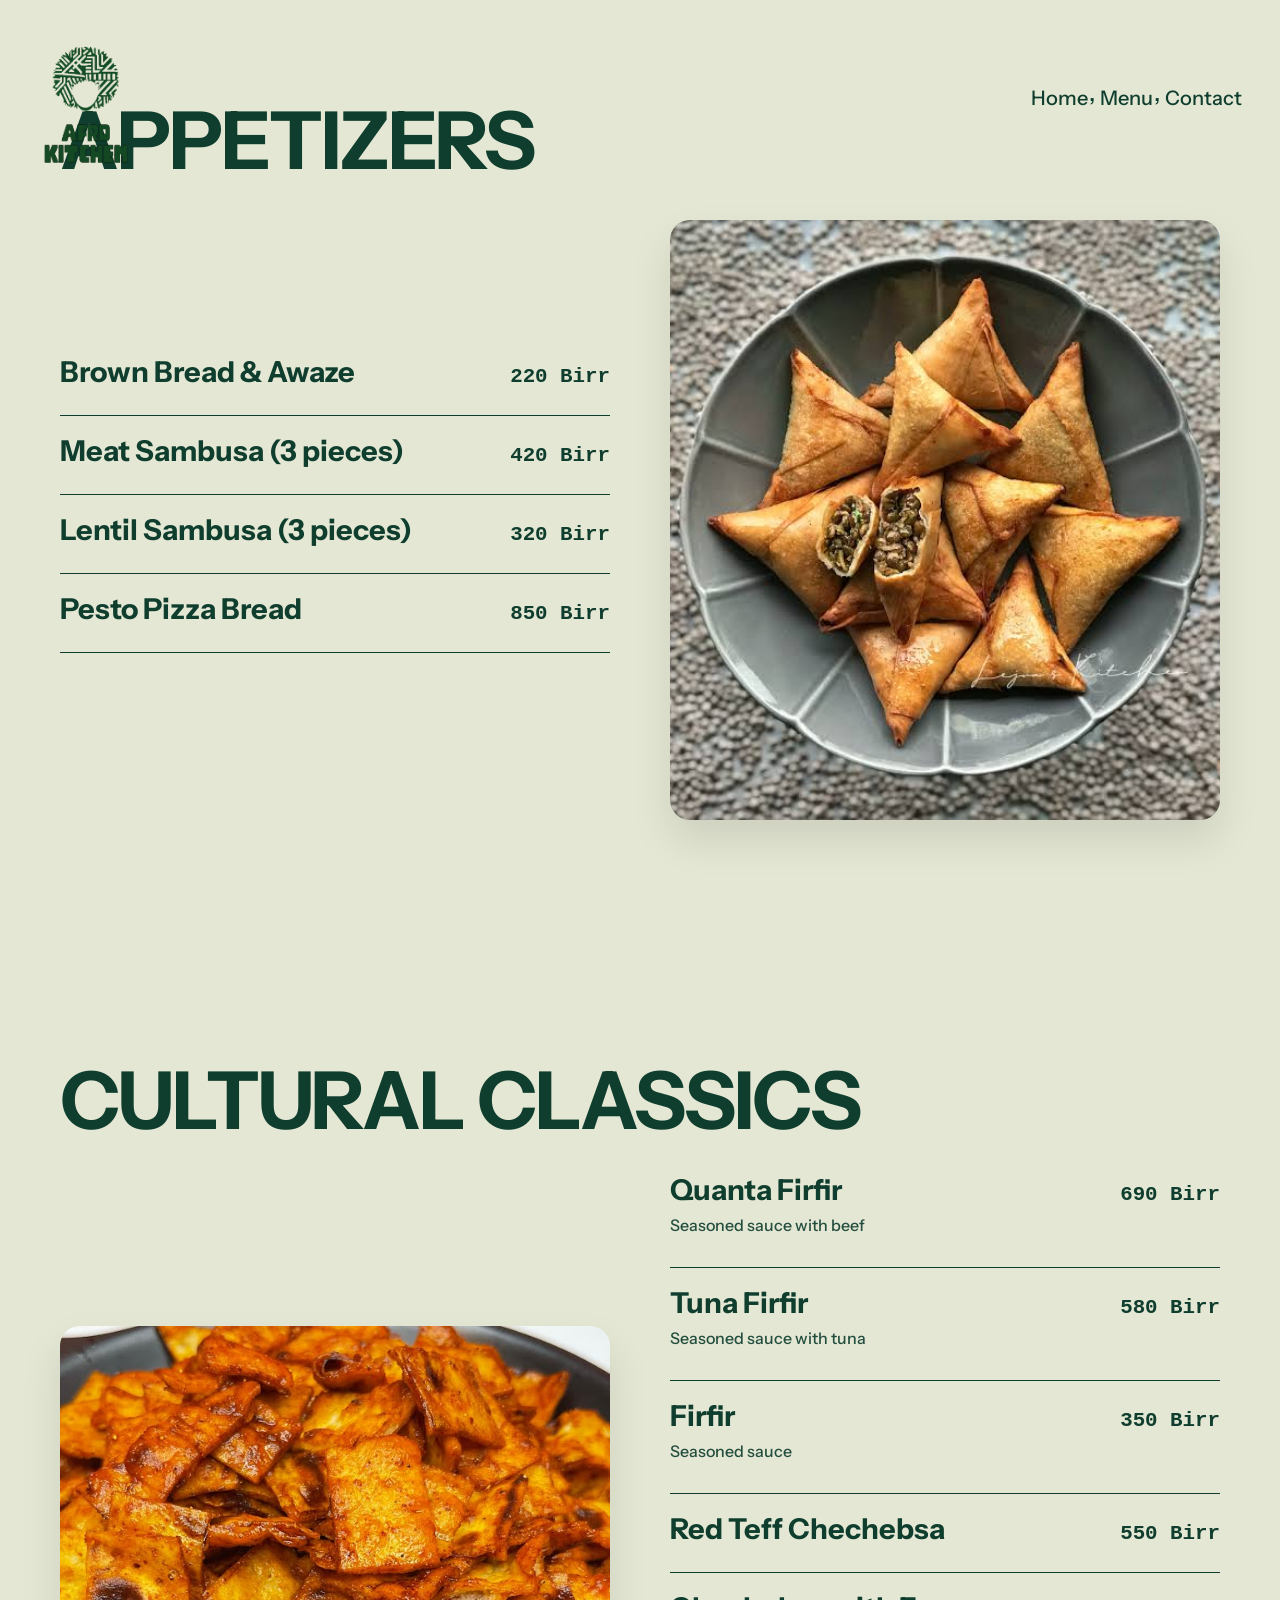
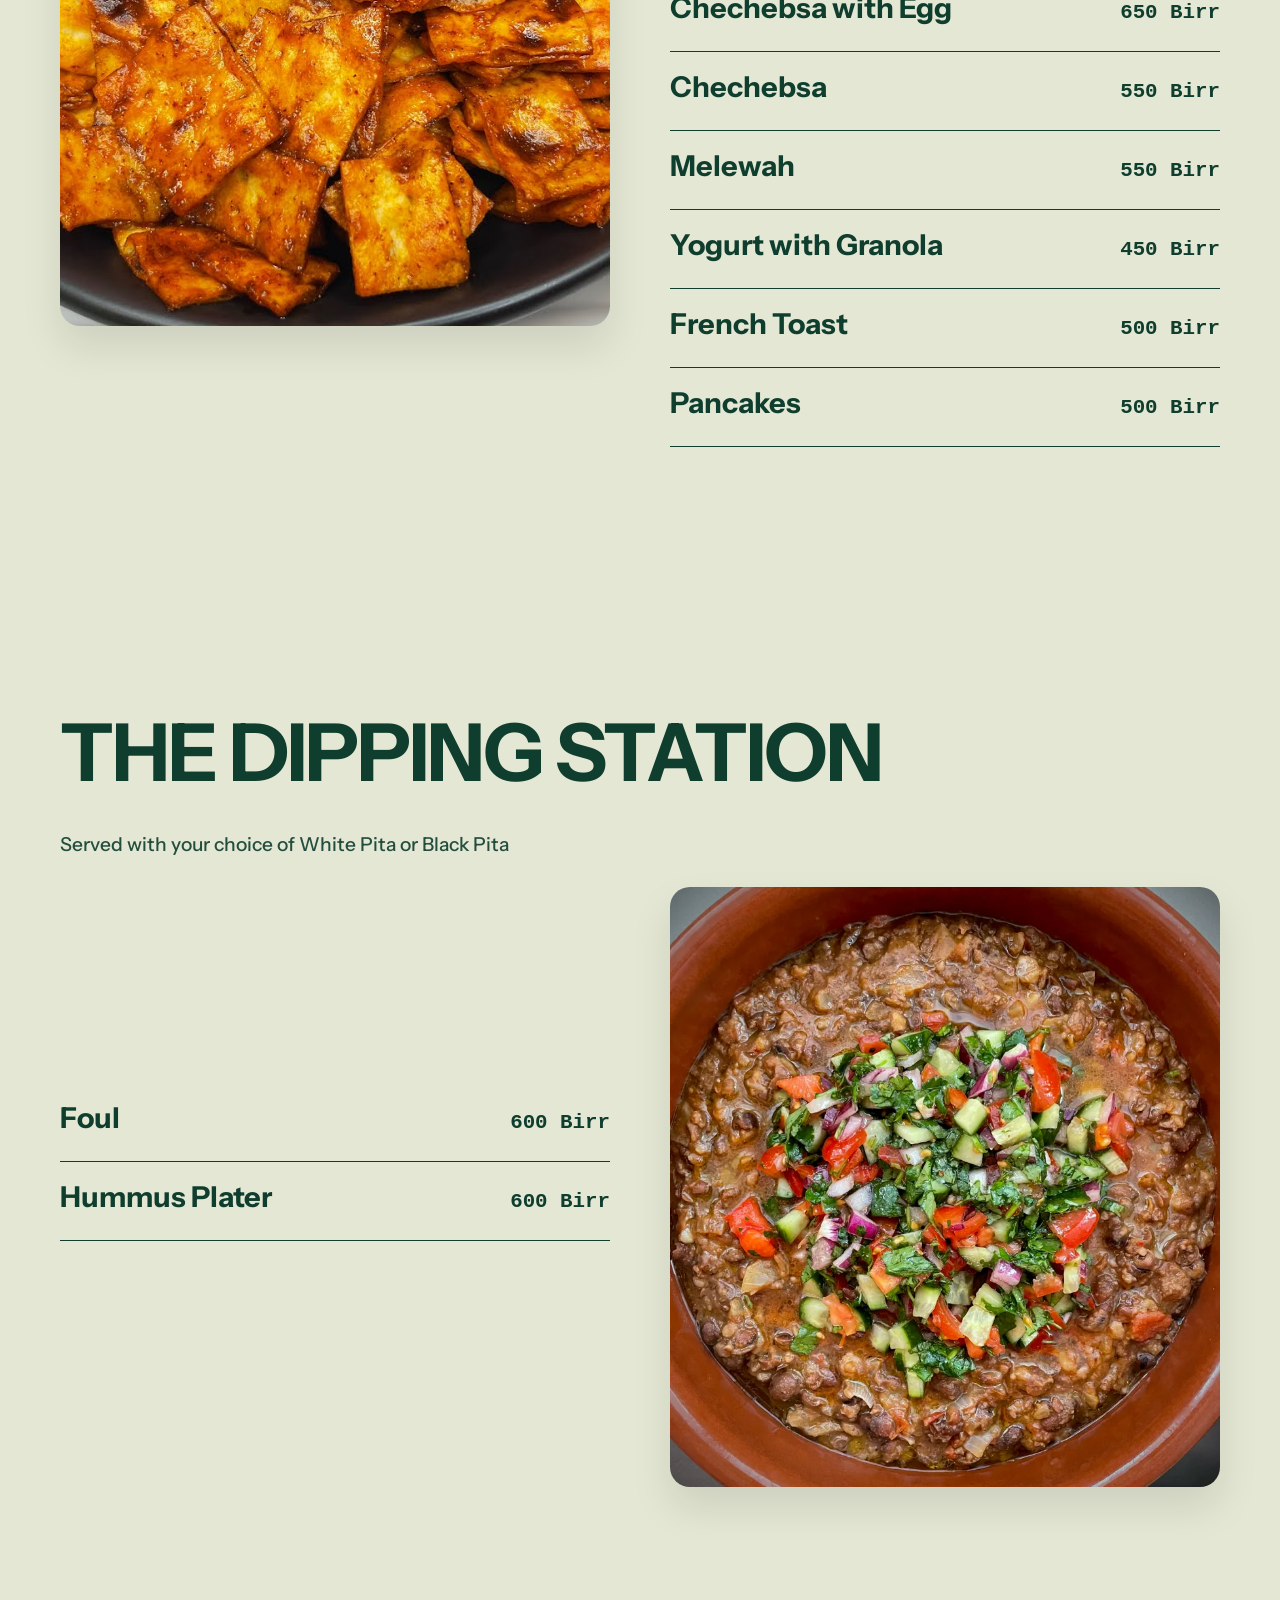
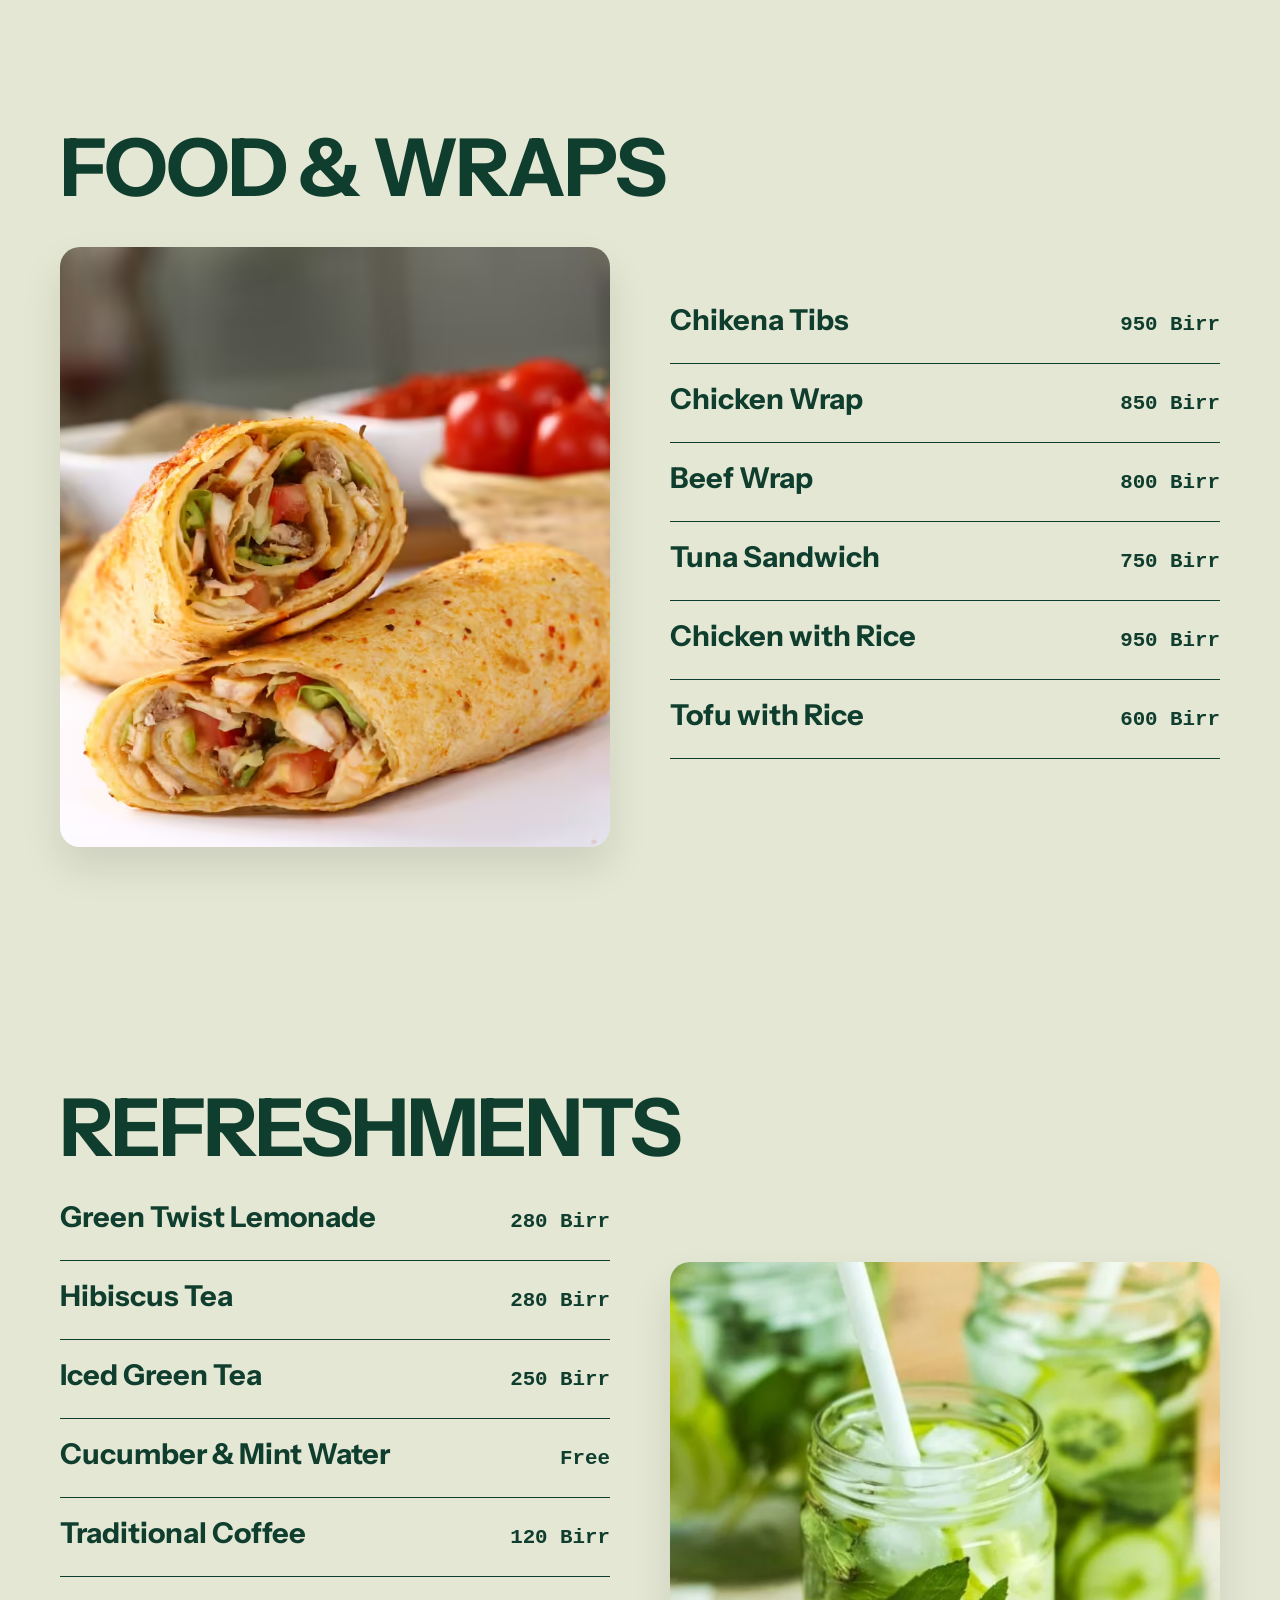
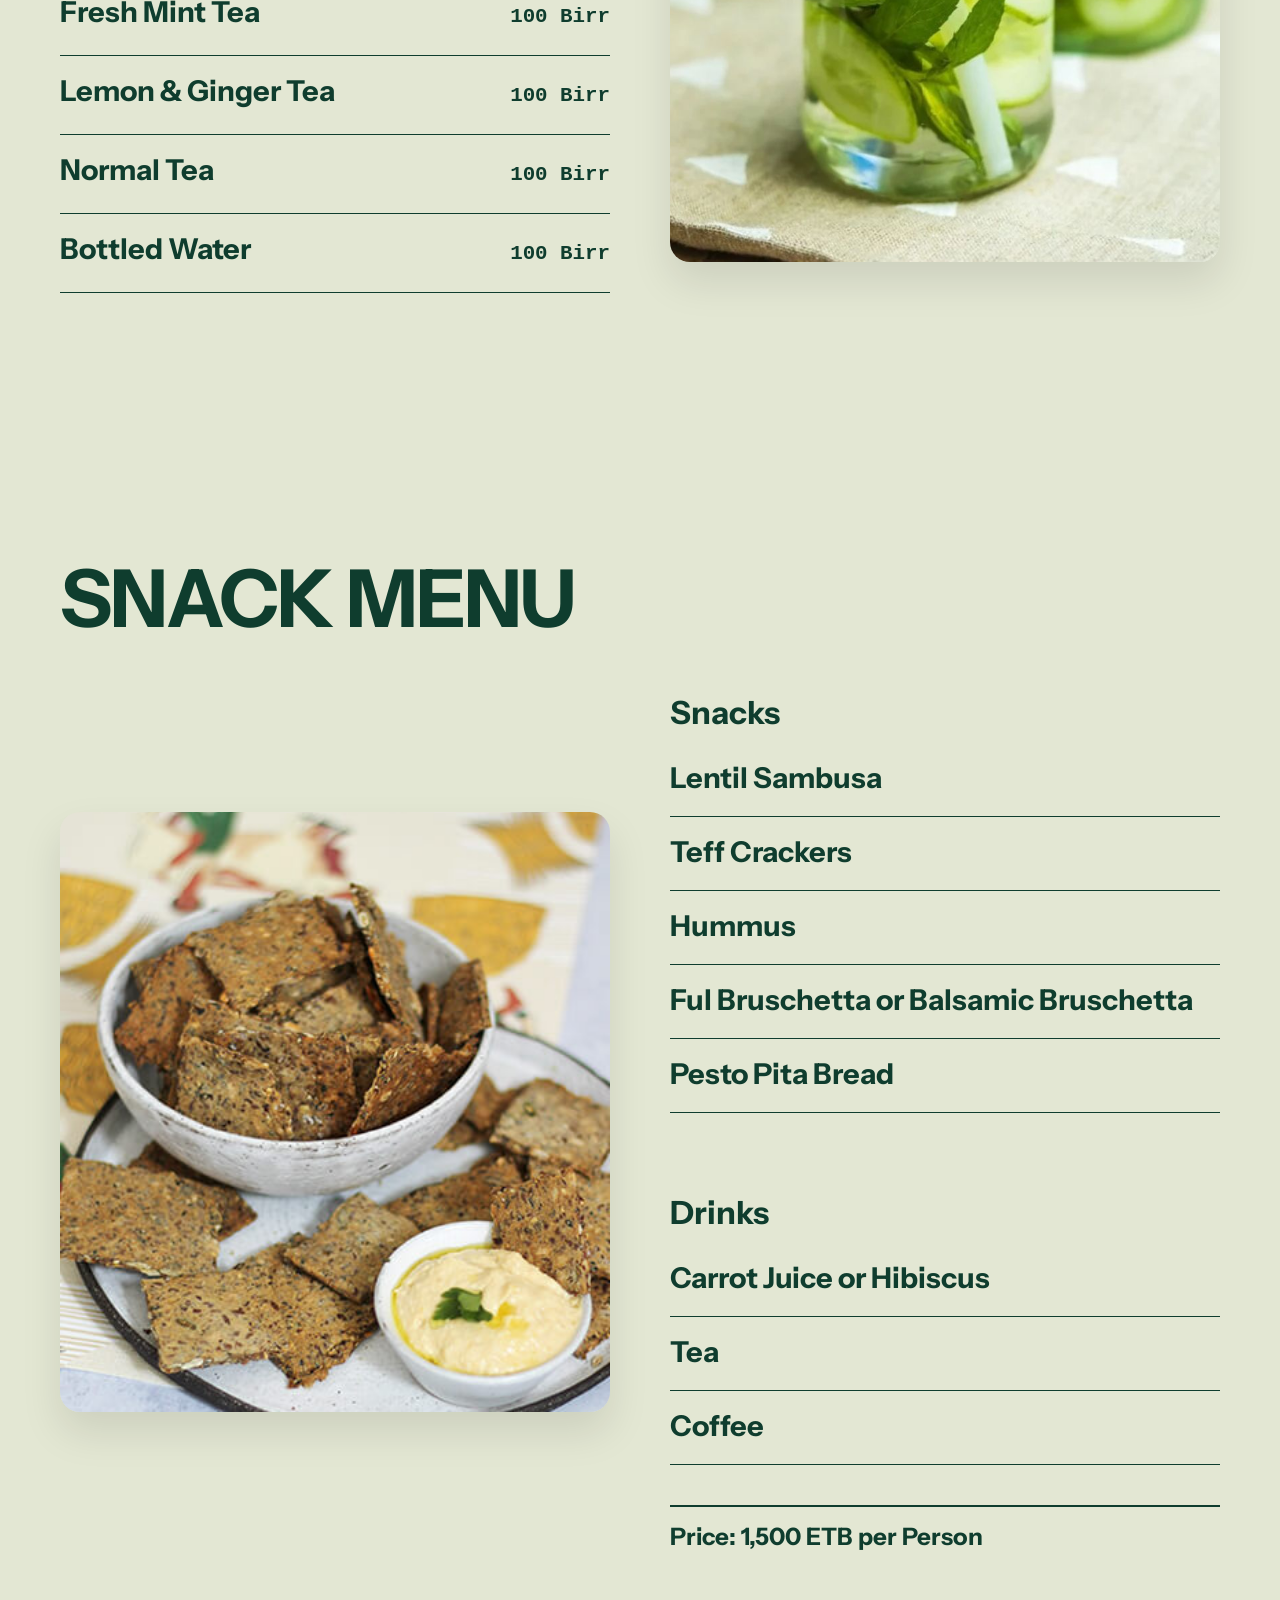
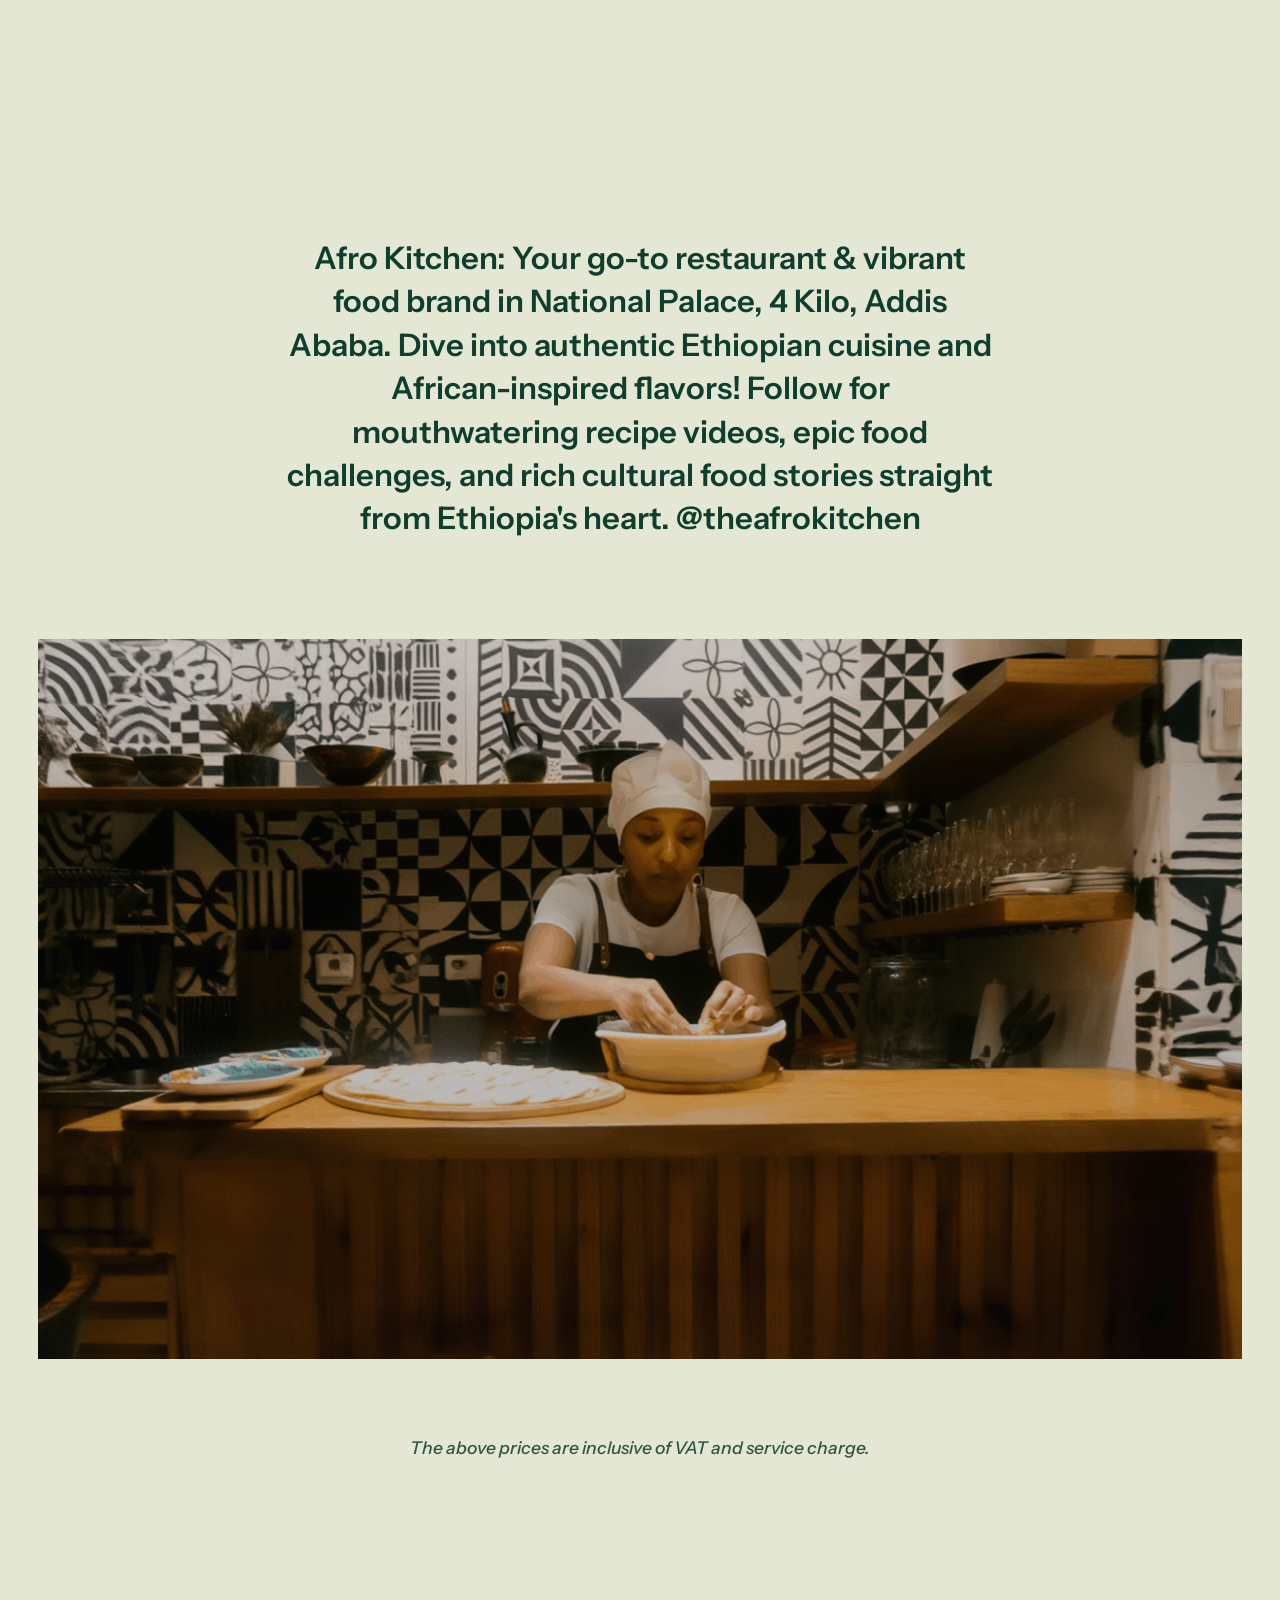
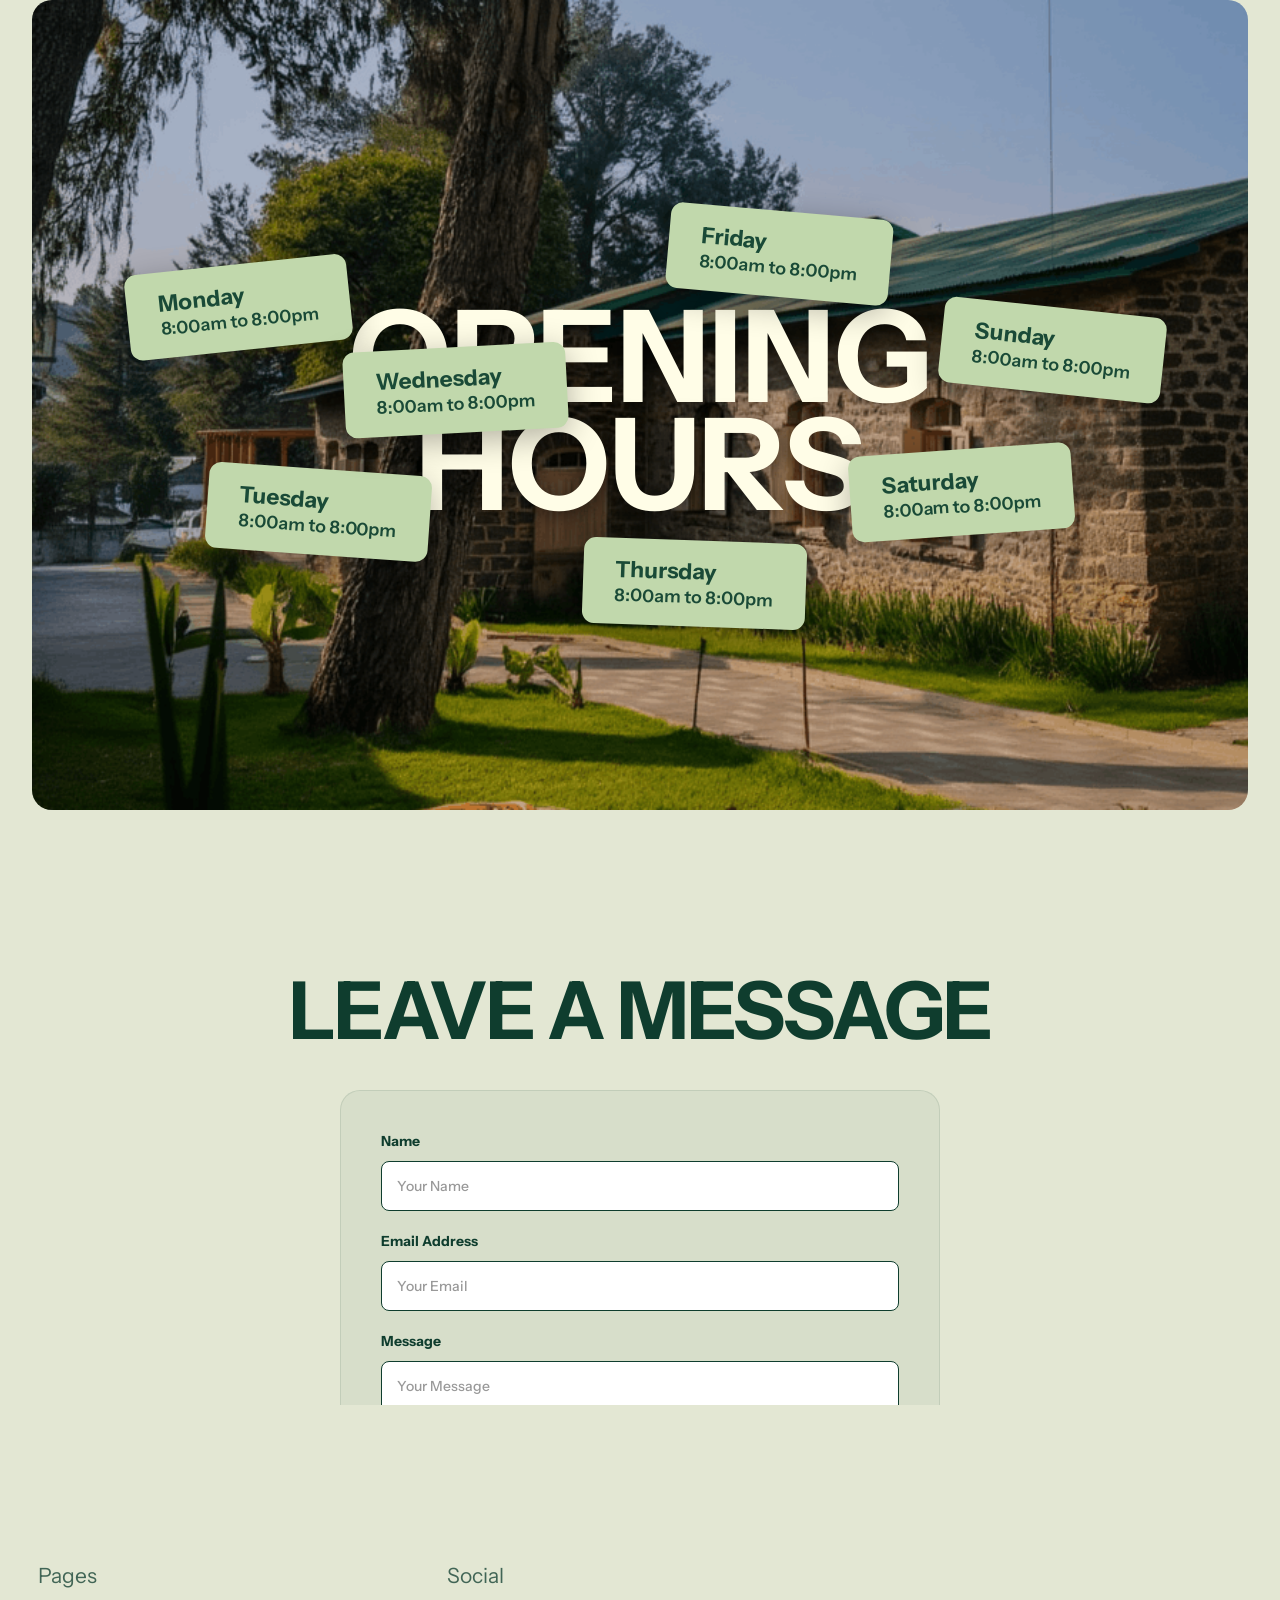
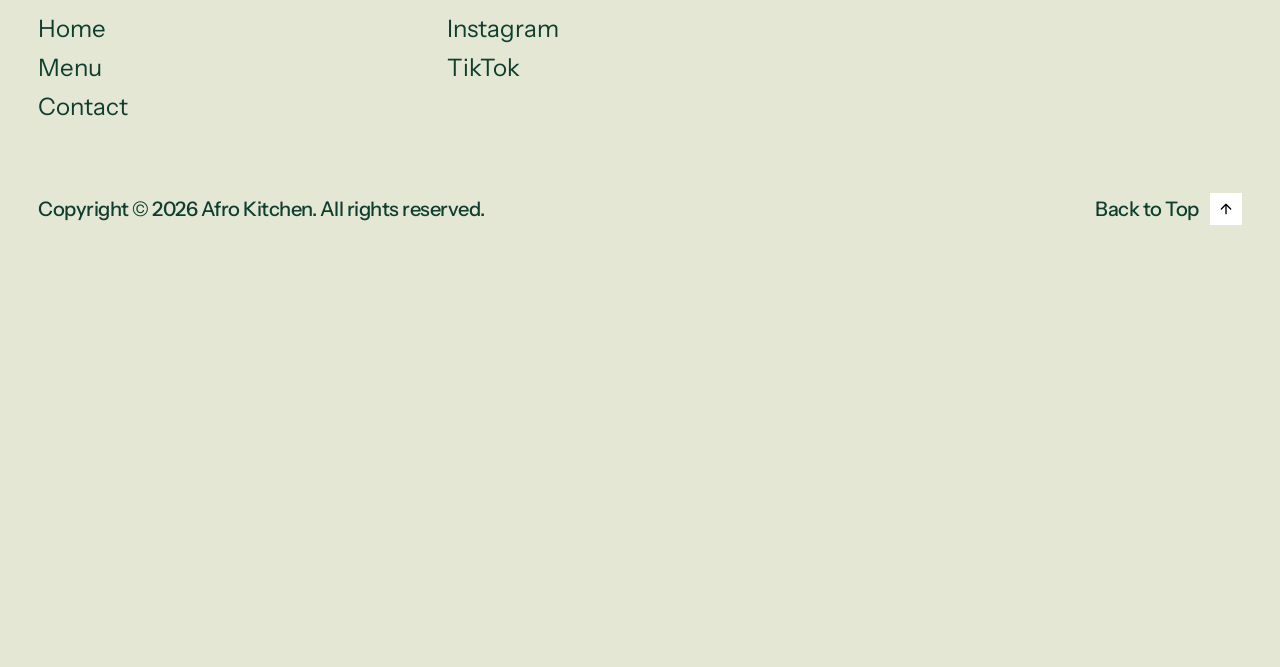
<file: menu.html>
<!DOCTYPE html>

<html data-wf-domain="afrokitchen.com" data-wf-page="677bbe3f761bd2b2bc7bee14" data-wf-site="677bbe3f761bd2b2bc7bedd7"
  lang="en">

<head>
  <meta charset="utf-8">
  <title>Menu - Afro Kitchen</title>
  <meta content="Menu - Afro Kitchen" property="og:title">
  <meta content="Menu - Afro Kitchen" property="twitter:title">
  <meta content="width=device-width, initial-scale=1" name="viewport">
  <meta content="Webflow" name="generator">
  <link href="677bbe3f761bd2b2bc7bedd7/css/lined-template.webflow.shared.b0edefc86.css" rel="stylesheet"
    type="text/css">
  <link href="https://fonts.googleapis.com" rel="preconnect">
  <link href="https://fonts.gstatic.com" rel="preconnect" crossorigin="anonymous">
  <script src="ajax/libs/webfont/1.6.26/webfont.js" type="text/javascript"></script>
  <script
    type="text/javascript">WebFont.load({ google: { families: ["Instrument Sans:regular,500,600,700,italic,500italic,600italic,700italic"] } });</script>
  <script
    type="text/javascript">!function (o, c) { var n = c.documentElement, t = " w-mod-"; n.className += t + "js", ("ontouchstart" in o || o.DocumentTouch && c instanceof DocumentTouch) && (n.className += t + "touch") }(window, document);</script>
  <link href="677bbe3f761bd2b2bc7bedd7/677bbe3f761bd2b2bc7bef7b_ico.jpg" rel="shortcut icon" type="image/x-icon">
  <link href="677bbe3f761bd2b2bc7bedd7/677bbe3f761bd2b2bc7bef7c_fav.jpg" rel="apple-touch-icon">
  <script
    type="text/javascript">window.__WEBFLOW_CURRENCY_SETTINGS = { "currencyCode": "USD", "symbol": "$", "decimal": ".", "fractionDigits": 2, "group": ",", "template": "{{wf {\"path\":\"symbol\",\"type\":\"PlainText\"} }} {{wf {\"path\":\"amount\",\"type\":\"CommercePrice\"} }} {{wf {\"path\":\"currencyCode\",\"type\":\"PlainText\"} }}", "hideDecimalForWholeNumbers": false };</script>
  <style>
    * {
      box-sizing: border-box;
    }

    html {
      overflow-x: hidden;
      width: 100%;
    }

    body {
      background-color: #E3E7D3 !important;
      color: #0F3D2E;
      overflow-x: hidden;
      width: 100%;
      position: relative;
    }

    .page-content {
      background-color: #E3E7D3 !important;
    }

    .section {
      background-color: #E3E7D3 !important;
    }

    .footer {
      background-color: #E3E7D3 !important;
    }

    .hero-wrapper,
    .hero-interaction,
    .hero-first,
    .hero-preview,
    .hero-content,
    .hero-home-flex,
    .hero-overflow-title,
    .main-strip,
    .hero-inner {
      background-color: #E3E7D3 !important;
    }

    /* Navbar Text Colors & Background Removal */
    .button-text,
    .nav-link,
    .w-nav-link,
    .cart-quantity,
    .w-commerce-commercecartopenlink {
      color: #0F3D2E !important;
      background-color: transparent !important;
    }

    .navigation-link,
    .button-text-wrapper,
    .w-nav-brand,
    .logo-link,
    .nav-menu {
      background-color: transparent !important;
    }

    .button-text.coma {
      color: #0F3D2E !important;
    }

    /* Logo Colorization - Remove filter to show original yellow */
    .main-logo {
      filter: none !important;
      -webkit-filter: none !important;
      width: 100px !important;
      height: auto !important;
    }

    /* Navigation Line */
    .line-below {
      background-color: #0F3D2E !important;
    }

    /* Cart Quantity Background */
    .cart-quantity {
      color: #E3E7D3 !important;
      background-color: #0F3D2E !important;
    }

    /* Footer Specific Fixes */
    .w-webflow-badge {
      display: none !important;
    }

    .button-line,
    .footer-title,
    .figma-text,
    .copyright-flex-bottom a {
      background-color: transparent !important;
      color: #0F3D2E !important;
    }

    .line-bottom {
      background-color: #0F3D2E !important;
    }

    .white-link,
    .checkbox-label-footer {
      color: #0F3D2E !important;
    }

    /* Fix fade-gradient overlay blocking content */
    .fade-gradient {
      display: none !important;
      opacity: 0 !important;
    }

    /* Mobile Navbar Fixes */
    @media (max-width: 991px) {
      .page-content {
        padding-top: 80px !important;
      }

      .main-logo {
        width: 70px !important;
      }

      /* Mobile Navigation Menu Styles */
      .nav-menu {
        background-color: #E3E7D3 !important;
        padding: 20px !important;
      }

      .navigation-link {
        padding: 15px 0 !important;
        display: block !important;
      }

      .button-text-wrapper {
        justify-content: flex-start !important;
      }

      .button-text {
        font-size: 1.5rem !important;
      }

      .button-text.coma {
        display: none !important;
      }

      .line-below {
        margin-top: 5px !important;
      }
    }

    @media (max-width: 767px) {
      .page-content {
        padding-top: 70px !important;
      }

      .main-logo {
        width: 70px !important;
      }

      .button-text {
        font-size: 1.3rem !important;
      }
    }

    @media (max-width: 480px) {
      .page-content {
        padding-top: 60px !important;
      }

      .main-logo {
        width: 65px !important;
      }

      .button-text {
        font-size: 1.2rem !important;
      }

      .nav-menu {
        padding: 15px !important;
      }
    }
  </style>
</head>

<body>
  <div class="page-content">
    <div data-animation="default" class="navbar w-nav" data-easing2="ease" data-easing="ease" data-collapse="medium"
      data-w-id="5e31057a-541e-ead9-75ae-97c28eec02bb" role="banner" data-duration="400" id="Top"><a href="index.html"
        class="logo-link w-nav-brand"><img width="150" loading="lazy" alt="" src="afroKitchenLogo.png"
          class="main-logo"></a>
      <div class="last-item">
        <nav role="navigation" class="nav-menu w-nav-menu"><a href="index.html" aria-current="page"
            class="navigation-link w-inline-block w--current">
            <div class="button-text-wrapper">
              <div class="button-text">Home</div>
              <div class="button-text">Home</div>
            </div>
            <div class="line-below"></div>
          </a>
          <div class="button-text coma">,</div><a href="menu.html" class="navigation-link w-inline-block">
            <div class="button-text-wrapper">
              <div class="button-text">Menu</div>
              <div class="button-text">Menu</div>
            </div>
            <div class="line-below"></div>
          </a>
          <!-- <div class="button-text coma">,</div><a href="shop.html" class="navigation-link w-inline-block">
            <div class="button-text-wrapper">
              <div class="button-text">Shop</div>
              <div class="button-text">Shop</div>
            </div>
            <div class="line-below"></div>
          </a> -->
          <div class="button-text coma">,</div><a href="contact.html" class="navigation-link w-inline-block">
            <div class="button-text-wrapper">
              <div class="button-text">Contact</div>
              <div class="button-text">Contact</div>
            </div>
            <div class="line-below"></div>
          </a>

        </nav>
        <!-- <div data-open-product="" data-wf-cart-type="modal" data-wf-cart-query="query Dynamo3 {
  database {
    id
    commerceOrder {
      comment
      extraItems {
        name
        pluginId
        pluginName
        price {
          decimalValue
          string
          unit
          value
        }
      }
      id
      startedOn
      statusFlags {
        hasDownloads
        hasSubscription
        isFreeOrder
        requiresShipping
      }
      subtotal {
        decimalValue
        string
        unit
        value
      }
      total {
        decimalValue
        string
        unit
        value
      }
      updatedOn
      userItems {
        count
        id
        price {
          value
          unit
          decimalValue
          string
        }
        product {
          id
          cmsLocaleId
          draft
          archived
          f_name_: name
          f_sku_properties_3dr: skuProperties {
            id
            name
            enum {
              id
              name
              slug
            }
          }
        }
        rowTotal {
          decimalValue
          string
          unit
          value
        }
        sku {
          cmsLocaleId
          draft
          archived
          f_main_image_4dr: mainImage {
            url
            file {
              size
              origFileName
              createdOn
              updatedOn
              mimeType
              width
              height
              variants {
                origFileName
                quality
                height
                width
                s3Url
                error
                size
              }
            }
            alt
          }
          f_sku_values_3dr: skuValues {
            property {
              id
            }
            value {
              id
            }
          }
          id
        }
        subscriptionFrequency
        subscriptionInterval
        subscriptionTrial
      }
      userItemsCount
    }
  }
  site {
    commerce {
      id
      businessAddress {
        country
      }
      defaultCountry
      defaultCurrency
      quickCheckoutEnabled
    }
  }
}" data-wf-page-link-href-prefix="" class="w-commerce-commercecartwrapper" data-node-type="commerce-cart-wrapper"><a
            class="w-commerce-commercecartopenlink nav-link w-inline-block" role="button" aria-haspopup="dialog"
            aria-label="Open cart" data-node-type="commerce-cart-open-link" href="#">
            <div class="w-inline-block">Cart</div>
            <div
              data-wf-bindings="%5B%7B%22innerHTML%22%3A%7B%22type%22%3A%22Number%22%2C%22filter%22%3A%7B%22type%22%3A%22numberPrecision%22%2C%22params%22%3A%5B%220%22%2C%22numberPrecision%22%5D%7D%2C%22dataPath%22%3A%22database.commerceOrder.userItemsCount%22%7D%7D%5D"
              class="w-commerce-commercecartopenlinkcount cart-quantity">0</div>
          </a>
          <div style="display:none"
            class="w-commerce-commercecartcontainerwrapper w-commerce-commercecartcontainerwrapper--cartType-modal cart-wrapper"
            data-node-type="commerce-cart-container-wrapper">
            <div data-node-type="commerce-cart-container" role="dialog"
              class="w-commerce-commercecartcontainer cart-container">
              <div class="w-commerce-commercecartheader cart-header">
                <h4 class="w-commerce-commercecartheading">Your Cart</h4><a
                  class="w-commerce-commercecartcloselink close-button w-inline-block" role="button"
                  aria-label="Close cart" data-node-type="commerce-cart-close-link"><svg class="icon" width="16px"
                    height="16px" viewbox="0 0 16 16">
                    <g stroke="none" stroke-width="1" fill="none" fill-rule="evenodd">
                      <g fill-rule="nonzero" fill="#333333">
                        <polygon
                          points="6.23223305 8 0.616116524 13.6161165 2.38388348 15.3838835 8 9.76776695 13.6161165 15.3838835 15.3838835 13.6161165 9.76776695 8 15.3838835 2.38388348 13.6161165 0.616116524 8 6.23223305 2.38388348 0.616116524 0.616116524 2.38388348 6.23223305 8">
                        </polygon>
                      </g>
                    </g>
                  </svg></a>
              </div>
              <div class="w-commerce-commercecartformwrapper">
                <form style="display:none" class="w-commerce-commercecartform" data-node-type="commerce-cart-form">
                  <script type="text/x-wf-template"
                    id="wf-template-5e31057a-541e-ead9-75ae-97c28eec02f2">%3Cdiv%20class%3D%22w-commerce-commercecartitem%22%3E%3Cimg%20src%3D%22https%3A%2F%2Fcdn.prod.website-files.com%2Fplugins%2FBasic%2Fassets%2Fplaceholder.60f9b1840c.svg%22%20data-wf-bindings%3D%22%255B%257B%2522src%2522%253A%257B%2522type%2522%253A%2522ImageRef%2522%252C%2522filter%2522%253A%257B%2522type%2522%253A%2522identity%2522%252C%2522params%2522%253A%255B%255D%257D%252C%2522dataPath%2522%253A%2522database.commerceOrder.userItems%255B%255D.sku.f_main_image_4dr%2522%257D%257D%255D%22%20alt%3D%22%22%20class%3D%22w-commerce-commercecartitemimage%20w-dyn-bind-empty%22%2F%3E%3Cdiv%20class%3D%22w-commerce-commercecartiteminfo%22%3E%3Cdiv%20data-wf-bindings%3D%22%255B%257B%2522innerHTML%2522%253A%257B%2522type%2522%253A%2522PlainText%2522%252C%2522filter%2522%253A%257B%2522type%2522%253A%2522identity%2522%252C%2522params%2522%253A%255B%255D%257D%252C%2522dataPath%2522%253A%2522database.commerceOrder.userItems%255B%255D.product.f_name_%2522%257D%257D%255D%22%20class%3D%22w-commerce-commercecartproductname%20pricing-text%20with-px%20w-dyn-bind-empty%22%3E%3C%2Fdiv%3E%3Cdiv%20data-wf-bindings%3D%22%255B%257B%2522innerHTML%2522%253A%257B%2522type%2522%253A%2522CommercePrice%2522%252C%2522filter%2522%253A%257B%2522type%2522%253A%2522price%2522%252C%2522params%2522%253A%255B%255D%257D%252C%2522dataPath%2522%253A%2522database.commerceOrder.userItems%255B%255D.price%2522%257D%257D%255D%22%20class%3D%22pricing-text%22%3E%24%C2%A00.00%C2%A0USD%3C%2Fdiv%3E%3Cscript%20type%3D%22text%2Fx-wf-template%22%20id%3D%22wf-template-5e31057a-541e-ead9-75ae-97c28eec02f9%22%3E%253Cli%253E%253Cspan%2520data-wf-bindings%253D%2522%25255B%25257B%252522innerHTML%252522%25253A%25257B%252522type%252522%25253A%252522PlainText%252522%25252C%252522filter%252522%25253A%25257B%252522type%252522%25253A%252522identity%252522%25252C%252522params%252522%25253A%25255B%25255D%25257D%25252C%252522dataPath%252522%25253A%252522database.commerceOrder.userItems%25255B%25255D.product.f_sku_properties_3dr%25255B%25255D.name%252522%25257D%25257D%25255D%2522%253E%253C%252Fspan%253E%253Cspan%253E%253A%2520%253C%252Fspan%253E%253Cspan%2520data-wf-bindings%253D%2522%25255B%25257B%252522innerHTML%252522%25253A%25257B%252522type%252522%25253A%252522CommercePropValues%252522%25252C%252522filter%252522%25253A%25257B%252522type%252522%25253A%252522identity%252522%25252C%252522params%252522%25253A%25255B%25255D%25257D%25252C%252522dataPath%252522%25253A%252522database.commerceOrder.userItems%25255B%25255D.product.f_sku_properties_3dr%25255B%25255D%252522%25257D%25257D%25255D%2522%253E%253C%252Fspan%253E%253C%252Fli%253E%3C%2Fscript%3E%3Cul%20data-wf-bindings%3D%22%255B%257B%2522optionSets%2522%253A%257B%2522type%2522%253A%2522CommercePropTable%2522%252C%2522filter%2522%253A%257B%2522type%2522%253A%2522identity%2522%252C%2522params%2522%253A%255B%255D%257D%252C%2522dataPath%2522%253A%2522database.commerceOrder.userItems%255B%255D.product.f_sku_properties_3dr%5B%5D%2522%257D%257D%252C%257B%2522optionValues%2522%253A%257B%2522type%2522%253A%2522CommercePropValues%2522%252C%2522filter%2522%253A%257B%2522type%2522%253A%2522identity%2522%252C%2522params%2522%253A%255B%255D%257D%252C%2522dataPath%2522%253A%2522database.commerceOrder.userItems%255B%255D.sku.f_sku_values_3dr%2522%257D%257D%255D%22%20class%3D%22w-commerce-commercecartoptionlist%22%20data-wf-collection%3D%22database.commerceOrder.userItems%255B%255D.product.f_sku_properties_3dr%22%20data-wf-template-id%3D%22wf-template-5e31057a-541e-ead9-75ae-97c28eec02f9%22%3E%3Cli%3E%3Cspan%20data-wf-bindings%3D%22%255B%257B%2522innerHTML%2522%253A%257B%2522type%2522%253A%2522PlainText%2522%252C%2522filter%2522%253A%257B%2522type%2522%253A%2522identity%2522%252C%2522params%2522%253A%255B%255D%257D%252C%2522dataPath%2522%253A%2522database.commerceOrder.userItems%255B%255D.product.f_sku_properties_3dr%255B%255D.name%2522%257D%257D%255D%22%3E%3C%2Fspan%3E%3Cspan%3E%3A%20%3C%2Fspan%3E%3Cspan%20data-wf-bindings%3D%22%255B%257B%2522innerHTML%2522%253A%257B%2522type%2522%253A%2522CommercePropValues%2522%252C%2522filter%2522%253A%257B%2522type%2522%253A%2522identity%2522%252C%2522params%2522%253A%255B%255D%257D%252C%2522dataPath%2522%253A%2522database.commerceOrder.userItems%255B%255D.product.f_sku_properties_3dr%255B%255D%2522%257D%257D%255D%22%3E%3C%2Fspan%3E%3C%2Fli%3E%3C%2Ful%3E%3Ca%20href%3D%22%23%22%20role%3D%22button%22%20data-wf-bindings%3D%22%255B%257B%2522data-commerce-sku-id%2522%253A%257B%2522type%2522%253A%2522ItemRef%2522%252C%2522filter%2522%253A%257B%2522type%2522%253A%2522identity%2522%252C%2522params%2522%253A%255B%255D%257D%252C%2522dataPath%2522%253A%2522database.commerceOrder.userItems%255B%255D.sku.id%2522%257D%257D%255D%22%20class%3D%22remove-button%20w-inline-block%22%20data-wf-cart-action%3D%22remove-item%22%20data-commerce-sku-id%3D%22%22%20aria-label%3D%22Remove%20item%20from%20cart%22%3E%3Cdiv%3ERemove%3C%2Fdiv%3E%3C%2Fa%3E%3C%2Fdiv%3E%3Cinput%20aria-label%3D%22Update%20quantity%22%20data-wf-bindings%3D%22%255B%257B%2522value%2522%253A%257B%2522type%2522%253A%2522Number%2522%252C%2522filter%2522%253A%257B%2522type%2522%253A%2522numberPrecision%2522%252C%2522params%2522%253A%255B%25220%2522%252C%2522numberPrecision%2522%255D%257D%252C%2522dataPath%2522%253A%2522database.commerceOrder.userItems%255B%255D.count%2522%257D%257D%252C%257B%2522data-commerce-sku-id%2522%253A%257B%2522type%2522%253A%2522ItemRef%2522%252C%2522filter%2522%253A%257B%2522type%2522%253A%2522identity%2522%252C%2522params%2522%253A%255B%255D%257D%252C%2522dataPath%2522%253A%2522database.commerceOrder.userItems%255B%255D.sku.id%2522%257D%257D%255D%22%20class%3D%22w-commerce-commercecartquantity%20cart-quantity-2%22%20required%3D%22%22%20pattern%3D%22%5E%5B0-9%5D%2B%24%22%20inputMode%3D%22numeric%22%20type%3D%22number%22%20name%3D%22quantity%22%20autoComplete%3D%22off%22%20data-wf-cart-action%3D%22update-item-quantity%22%20data-commerce-sku-id%3D%22%22%20value%3D%221%22%2F%3E%3C%2Fdiv%3E</script>
                  <div class="w-commerce-commercecartlist" data-wf-collection="database.commerceOrder.userItems"
                    data-wf-template-id="wf-template-5e31057a-541e-ead9-75ae-97c28eec02f2">
                    <div class="w-commerce-commercecartitem"><img
                        src="https://cdn.prod.website-files.com/plugins/Basic/assets/placeholder.60f9b1840c.svg"
                        data-wf-bindings="%5B%7B%22src%22%3A%7B%22type%22%3A%22ImageRef%22%2C%22filter%22%3A%7B%22type%22%3A%22identity%22%2C%22params%22%3A%5B%5D%7D%2C%22dataPath%22%3A%22database.commerceOrder.userItems%5B%5D.sku.f_main_image_4dr%22%7D%7D%5D"
                        alt="" class="w-commerce-commercecartitemimage w-dyn-bind-empty">
                      <div class="w-commerce-commercecartiteminfo">
                        <div
                          data-wf-bindings="%5B%7B%22innerHTML%22%3A%7B%22type%22%3A%22PlainText%22%2C%22filter%22%3A%7B%22type%22%3A%22identity%22%2C%22params%22%3A%5B%5D%7D%2C%22dataPath%22%3A%22database.commerceOrder.userItems%5B%5D.product.f_name_%22%7D%7D%5D"
                          class="w-commerce-commercecartproductname pricing-text with-px w-dyn-bind-empty"></div>
                        <div
                          data-wf-bindings="%5B%7B%22innerHTML%22%3A%7B%22type%22%3A%22CommercePrice%22%2C%22filter%22%3A%7B%22type%22%3A%22price%22%2C%22params%22%3A%5B%5D%7D%2C%22dataPath%22%3A%22database.commerceOrder.userItems%5B%5D.price%22%7D%7D%5D"
                          class="pricing-text">$ 0.00 USD</div>
                        <script type="text/x-wf-template"
                          id="wf-template-5e31057a-541e-ead9-75ae-97c28eec02f9">%3Cli%3E%3Cspan%20data-wf-bindings%3D%22%255B%257B%2522innerHTML%2522%253A%257B%2522type%2522%253A%2522PlainText%2522%252C%2522filter%2522%253A%257B%2522type%2522%253A%2522identity%2522%252C%2522params%2522%253A%255B%255D%257D%252C%2522dataPath%2522%253A%2522database.commerceOrder.userItems%255B%255D.product.f_sku_properties_3dr%255B%255D.name%2522%257D%257D%255D%22%3E%3C%2Fspan%3E%3Cspan%3E%3A%20%3C%2Fspan%3E%3Cspan%20data-wf-bindings%3D%22%255B%257B%2522innerHTML%2522%253A%257B%2522type%2522%253A%2522CommercePropValues%2522%252C%2522filter%2522%253A%257B%2522type%2522%253A%2522identity%2522%252C%2522params%2522%253A%255B%255D%257D%252C%2522dataPath%2522%253A%2522database.commerceOrder.userItems%255B%255D.product.f_sku_properties_3dr%255B%255D%2522%257D%257D%255D%22%3E%3C%2Fspan%3E%3C%2Fli%3E</script>
                        <ul
                          data-wf-bindings="%5B%7B%22optionSets%22%3A%7B%22type%22%3A%22CommercePropTable%22%2C%22filter%22%3A%7B%22type%22%3A%22identity%22%2C%22params%22%3A%5B%5D%7D%2C%22dataPath%22%3A%22database.commerceOrder.userItems%5B%5D.product.f_sku_properties_3dr[]%22%7D%7D%2C%7B%22optionValues%22%3A%7B%22type%22%3A%22CommercePropValues%22%2C%22filter%22%3A%7B%22type%22%3A%22identity%22%2C%22params%22%3A%5B%5D%7D%2C%22dataPath%22%3A%22database.commerceOrder.userItems%5B%5D.sku.f_sku_values_3dr%22%7D%7D%5D"
                          class="w-commerce-commercecartoptionlist"
                          data-wf-collection="database.commerceOrder.userItems%5B%5D.product.f_sku_properties_3dr"
                          data-wf-template-id="wf-template-5e31057a-541e-ead9-75ae-97c28eec02f9">
                          <li><span
                              data-wf-bindings="%5B%7B%22innerHTML%22%3A%7B%22type%22%3A%22PlainText%22%2C%22filter%22%3A%7B%22type%22%3A%22identity%22%2C%22params%22%3A%5B%5D%7D%2C%22dataPath%22%3A%22database.commerceOrder.userItems%5B%5D.product.f_sku_properties_3dr%5B%5D.name%22%7D%7D%5D"></span><span>:
                            </span><span
                              data-wf-bindings="%5B%7B%22innerHTML%22%3A%7B%22type%22%3A%22CommercePropValues%22%2C%22filter%22%3A%7B%22type%22%3A%22identity%22%2C%22params%22%3A%5B%5D%7D%2C%22dataPath%22%3A%22database.commerceOrder.userItems%5B%5D.product.f_sku_properties_3dr%5B%5D%22%7D%7D%5D"></span>
                          </li>
                        </ul><a href="#" role="button"
                          data-wf-bindings="%5B%7B%22data-commerce-sku-id%22%3A%7B%22type%22%3A%22ItemRef%22%2C%22filter%22%3A%7B%22type%22%3A%22identity%22%2C%22params%22%3A%5B%5D%7D%2C%22dataPath%22%3A%22database.commerceOrder.userItems%5B%5D.sku.id%22%7D%7D%5D"
                          class="remove-button w-inline-block" data-wf-cart-action="remove-item" data-commerce-sku-id=""
                          aria-label="Remove item from cart">
                          <div>Remove</div>
                        </a>
                      </div><input aria-label="Update quantity"
                        data-wf-bindings="%5B%7B%22value%22%3A%7B%22type%22%3A%22Number%22%2C%22filter%22%3A%7B%22type%22%3A%22numberPrecision%22%2C%22params%22%3A%5B%220%22%2C%22numberPrecision%22%5D%7D%2C%22dataPath%22%3A%22database.commerceOrder.userItems%5B%5D.count%22%7D%7D%2C%7B%22data-commerce-sku-id%22%3A%7B%22type%22%3A%22ItemRef%22%2C%22filter%22%3A%7B%22type%22%3A%22identity%22%2C%22params%22%3A%5B%5D%7D%2C%22dataPath%22%3A%22database.commerceOrder.userItems%5B%5D.sku.id%22%7D%7D%5D"
                        class="w-commerce-commercecartquantity cart-quantity-2" required="" pattern="^[0-9]+$"
                        inputmode="numeric" type="number" name="quantity" autocomplete="off"
                        data-wf-cart-action="update-item-quantity" data-commerce-sku-id="" value="1">
                    </div>
                  </div>
                  <div class="w-commerce-commercecartfooter cart-footer">
                    <div aria-live="polite" aria-atomic="true" class="w-commerce-commercecartlineitem">
                      <div class="subtotal">Subtotal</div>
                      <div
                        data-wf-bindings="%5B%7B%22innerHTML%22%3A%7B%22type%22%3A%22CommercePrice%22%2C%22filter%22%3A%7B%22type%22%3A%22price%22%2C%22params%22%3A%5B%5D%7D%2C%22dataPath%22%3A%22database.commerceOrder.subtotal%22%7D%7D%5D"
                        class="w-commerce-commercecartordervalue pricing-text"></div>
                    </div>
                    <div>
                      <div data-node-type="commerce-cart-quick-checkout-actions" style="display:none"><a role="button"
                          aria-haspopup="dialog" aria-label="Apple Pay" data-node-type="commerce-cart-apple-pay-button"
                          style="background-image:-webkit-named-image(apple-pay-logo-white);background-size:100% 50%;background-position:50% 50%;background-repeat:no-repeat"
                          class="w-commerce-commercecartapplepaybutton" tabindex="0">
                          <div></div>
                        </a><a role="button" tabindex="0" aria-haspopup="dialog"
                          data-node-type="commerce-cart-quick-checkout-button" style="display:none"
                          class="w-commerce-commercecartquickcheckoutbutton"><svg
                            class="w-commerce-commercequickcheckoutgoogleicon" xmlns="http://www.w3.org/2000/svg"
                            xmlns:xlink="http://www.w3.org/1999/xlink" width="16" height="16" viewbox="0 0 16 16">
                            <defs>
                              <polygon id="google-mark-a" points="0 .329 3.494 .329 3.494 7.649 0 7.649"></polygon>
                              <polygon id="google-mark-c" points=".894 0 13.169 0 13.169 6.443 .894 6.443"></polygon>
                            </defs>
                            <g fill="none" fill-rule="evenodd">
                              <path fill="#4285F4"
                                d="M10.5967,12.0469 L10.5967,14.0649 L13.1167,14.0649 C14.6047,12.6759 15.4577,10.6209 15.4577,8.1779 C15.4577,7.6339 15.4137,7.0889 15.3257,6.5559 L7.8887,6.5559 L7.8887,9.6329 L12.1507,9.6329 C11.9767,10.6119 11.4147,11.4899 10.5967,12.0469">
                              </path>
                              <path fill="#34A853"
                                d="M7.8887,16 C10.0137,16 11.8107,15.289 13.1147,14.067 C13.1147,14.066 13.1157,14.065 13.1167,14.064 L10.5967,12.047 C10.5877,12.053 10.5807,12.061 10.5727,12.067 C9.8607,12.556 8.9507,12.833 7.8887,12.833 C5.8577,12.833 4.1387,11.457 3.4937,9.605 L0.8747,9.605 L0.8747,11.648 C2.2197,14.319 4.9287,16 7.8887,16">
                              </path>
                              <g transform="translate(0 4)">
                                <mask id="google-mark-b" fill="#fff">
                                  <use xlink:href="#google-mark-a"></use>
                                </mask>
                                <path fill="#FBBC04"
                                  d="M3.4639,5.5337 C3.1369,4.5477 3.1359,3.4727 3.4609,2.4757 L3.4639,2.4777 C3.4679,2.4657 3.4749,2.4547 3.4789,2.4427 L3.4939,0.3287 L0.8939,0.3287 C0.8799,0.3577 0.8599,0.3827 0.8459,0.4117 C-0.2821,2.6667 -0.2821,5.3337 0.8459,7.5887 L0.8459,7.5997 C0.8549,7.6167 0.8659,7.6317 0.8749,7.6487 L3.4939,5.6057 C3.4849,5.5807 3.4729,5.5587 3.4639,5.5337"
                                  mask="url(#google-mark-b)"></path>
                              </g>
                              <mask id="google-mark-d" fill="#fff">
                                <use xlink:href="#google-mark-c"></use>
                              </mask>
                              <path fill="#EA4335"
                                d="M0.894,4.3291 L3.478,6.4431 C4.113,4.5611 5.843,3.1671 7.889,3.1671 C9.018,3.1451 10.102,3.5781 10.912,4.3671 L13.169,2.0781 C11.733,0.7231 9.85,-0.0219 7.889,0.0001 C4.941,0.0001 2.245,1.6791 0.894,4.3291"
                                mask="url(#google-mark-d)"></path>
                            </g>
                          </svg><svg class="w-commerce-commercequickcheckoutmicrosofticon"
                            xmlns="http://www.w3.org/2000/svg" width="16" height="16" viewbox="0 0 16 16">
                            <g fill="none" fill-rule="evenodd">
                              <polygon fill="#F05022" points="7 7 1 7 1 1 7 1"></polygon>
                              <polygon fill="#7DB902" points="15 7 9 7 9 1 15 1"></polygon>
                              <polygon fill="#00A4EE" points="7 15 1 15 1 9 7 9"></polygon>
                              <polygon fill="#FFB700" points="15 15 9 15 9 9 15 9"></polygon>
                            </g>
                          </svg>
                          <div>Pay with browser.</div>
                        </a></div><a href="checkout.html" value="Continue to Checkout"
                        class="w-commerce-commercecartcheckoutbutton button full" data-loading-text="Hang Tight..."
                        data-node-type="cart-checkout-button">Continue to Checkout</a>
                    </div>
                  </div>
                </form>
                <div class="w-commerce-commercecartemptystate empty-state">
                  <div aria-label="This cart is empty" aria-live="polite" class="subhead">No items found.</div>
                  <div class="margin-60px flex make-20px"><a href="plans.html" class="button-line w-inline-block">
                      <div>view Plans</div>
                      <div class="line-bottom"></div>
                    </a></div>
                </div>
                <div aria-live="assertive" style="display:none" data-node-type="commerce-cart-error"
                  class="w-commerce-commercecarterrorstate error-message">
                  <div class="w-cart-error-msg" data-w-cart-quantity-error="Product is not available in this quantity."
                    data-w-cart-general-error="Something went wrong when adding this item to the cart."
                    data-w-cart-checkout-error="Checkout is disabled on this site."
                    data-w-cart-cart_order_min-error="The order minimum was not met. Add more items to your cart to continue."
                    data-w-cart-subscription_error-error="Before you purchase, please use your email invite to verify your address so we can send order updates.">
                    Product is not available in this quantity.</div>
                </div>
              </div>
            </div>
          </div>
        </div> -->
        <div class="menu-button w-nav-button">
          <div data-is-ix2-target="1" class="lottie-white" data-w-id="5e31057a-541e-ead9-75ae-97c28eec0320"
            data-animation-type="lottie"
            data-src="https://cdn.prod.website-files.com/66e161954112950aa7f51fa6/66e2ab19ef1c9f95ebb9c1d3_Animation%20-%201726130931764.json"
            data-loop="0" data-direction="1" data-autoplay="0" data-renderer="svg" data-default-duration="0.5"
            data-duration="0"></div>
        </div>
      </div>
    </div>

    <style>
      /* Menu Specific Styles */
      .menu-section {
        background-color: #E3E7D3;
        color: #0F3D2E;
        padding: 80px 0;
        font-family: 'Instrument Sans', sans-serif;
      }

      .menu-container {
        max-width: 1200px;
        margin: 0 auto;
        padding: 0 20px;
      }

      .menu-grid {
        display: grid;
        grid-template-columns: 1fr 1fr;
        gap: 60px;
        align-items: center;
        margin-bottom: 60px;
      }

      .menu-grid.reverse {
        direction: rtl;
        /* Flip order for variety */
      }

      .menu-grid.reverse .menu-content {
        direction: ltr;
      }

      .menu-title {
        font-size: 5rem;
        font-weight: 800;
        text-transform: uppercase;
        line-height: 1;
        margin-bottom: 40px;
        letter-spacing: -2px;
        color: #0F3D2E;
      }

      .menu-item {
        border-bottom: 1px solid #0F3D2E;
        padding-bottom: 20px;
        margin-bottom: 25px;
      }

      .item-header {
        display: flex;
        justify-content: space-between;
        align-items: baseline;
        margin-bottom: 8px;
        font-size: 1.8rem;
        font-weight: 700;
        gap: 15px;
        flex-wrap: wrap;
      }

      .item-name {
        flex: 1;
        min-width: 150px;
      }

      .item-price {
        font-family: monospace;
        font-size: 1.3rem;
        white-space: nowrap;
        font-weight: 900;
        color: #0F3D2E;
      }

      .item-desc {
        font-size: 1rem;
        opacity: 0.9;
        line-height: 1.5;
        max-width: 90%;
      }

      .menu-image-wrapper {
        position: relative;
        border-radius: 20px;
        overflow: hidden;
        height: 600px;
        box-shadow: 0 20px 40px rgba(0, 0, 0, 0.1);
      }

      .menu-image {
        width: 100%;
        height: 100%;
        object-fit: cover;
      }

      /* Tablet Styles */
      @media (max-width: 991px) {
        .menu-section {
          padding: 60px 0;
        }

        .menu-grid {
          grid-template-columns: 1fr;
          gap: 40px;
          margin-bottom: 40px;
        }

        .menu-grid.reverse {
          direction: ltr;
        }

        .menu-title {
          font-size: 3.5rem;
          margin-bottom: 30px;
        }

        .menu-image-wrapper {
          height: 400px;
        }

        .item-header {
          font-size: 1.5rem;
        }

        .item-price {
          font-size: 1.1rem;
        }
      }

      /* Mobile Styles */
      @media (max-width: 767px) {
        .menu-section {
          padding: 40px 0;
        }

        .menu-container {
          padding: 0 15px;
        }

        .menu-title {
          font-size: 2.5rem;
          margin-bottom: 25px;
          letter-spacing: -1px;
        }

        .menu-grid {
          gap: 30px;
          margin-bottom: 30px;
        }

        .menu-image-wrapper {
          height: 300px;
          border-radius: 15px;
        }

        .menu-item {
          padding-bottom: 15px;
          margin-bottom: 20px;
        }

        .item-header {
          font-size: 1.3rem;
          gap: 10px;
        }

        .item-price {
          font-size: 0.9rem;
        }

        .item-desc {
          font-size: 0.9rem;
          max-width: 100%;
        }
      }

      /* Small Mobile Styles */
      @media (max-width: 480px) {
        .menu-section {
          padding: 30px 0;
        }

        .menu-container {
          padding: 0 12px;
        }

        .menu-title {
          font-size: 2rem;
          margin-bottom: 20px;
        }

        .menu-image-wrapper {
          height: 250px;
          border-radius: 12px;
        }

        .item-header {
          font-size: 1.2rem;
          gap: 8px;
        }

        .item-name {
          min-width: 120px;
        }

        .item-price {
          font-size: 1.1rem;
        }

        .item-desc {
          font-size: 0.85rem;
        }

        .menu-item {
          padding-bottom: 12px;
          margin-bottom: 15px;
        }
      }

      /* Follow Text Styles */
      .follow-text {
        font-size: 3.5rem;
        color: #0F3D2E;
        font-family: 'Instrument Sans', sans-serif;
        margin: 0;
      }

      @media (max-width: 991px) {
        .follow-text {
          font-size: 2.5rem;
        }
      }

      @media (max-width: 767px) {
        .follow-text {
          font-size: 1.8rem;
        }
      }

      @media (max-width: 480px) {
        .follow-text {
          font-size: 1.5rem;
        }
      }
    </style>

    <!-- APPETIZERS Section -->
    <section class="menu-section">
      <div class="menu-container">
        <h2 class="menu-title">APPETIZERS</h2>
        <div class="menu-grid">
          <div class="menu-content">

            <div class="menu-item">
              <div class="item-header">
                <span class="item-name">Brown Bread & Awaze</span>
                <span class="item-price">220 Birr</span>
              </div>
            </div>

            <div class="menu-item">
              <div class="item-header">
                <span class="item-name">Meat Sambusa (3 pieces)</span>
                <span class="item-price">420 Birr</span>
              </div>
            </div>

            <div class="menu-item">
              <div class="item-header">
                <span class="item-name">Lentil Sambusa (3 pieces)</span>
                <span class="item-price">320 Birr</span>
              </div>
            </div>

            <div class="menu-item">
              <div class="item-header">
                <span class="item-name">Pesto Pizza Bread</span>
                <span class="item-price">850 Birr</span>
              </div>
            </div>

          </div>
          <div class="menu-image-wrapper">
            <img src="sambusa.jpg" alt="Appetizers - Sambusa" class="menu-image">
          </div>
        </div>
      </div>
    </section>

    <!-- CULTURAL CLASSICS Section -->
    <section class="menu-section">
      <div class="menu-container">
        <h2 class="menu-title">CULTURAL CLASSICS</h2>
        <div class="menu-grid reverse">
          <div class="menu-content">

            <div class="menu-item">
              <div class="item-header">
                <span class="item-name">Quanta Firfir</span>
                <span class="item-price">690 Birr</span>
              </div>
              <p class="item-desc">Seasoned sauce with beef</p>
            </div>

            <div class="menu-item">
              <div class="item-header">
                <span class="item-name">Tuna Firfir</span>
                <span class="item-price">580 Birr</span>
              </div>
              <p class="item-desc">Seasoned sauce with tuna</p>
            </div>

            <div class="menu-item">
              <div class="item-header">
                <span class="item-name">Firfir</span>
                <span class="item-price">350 Birr</span>
              </div>
              <p class="item-desc">Seasoned sauce</p>
            </div>

            <div class="menu-item">
              <div class="item-header">
                <span class="item-name">Red Teff Chechebsa</span>
                <span class="item-price">550 Birr</span>
              </div>
            </div>

            <div class="menu-item">
              <div class="item-header">
                <span class="item-name">Chechebsa with Egg</span>
                <span class="item-price">650 Birr</span>
              </div>
            </div>

            <div class="menu-item">
              <div class="item-header">
                <span class="item-name">Chechebsa</span>
                <span class="item-price">550 Birr</span>
              </div>
            </div>

            <div class="menu-item">
              <div class="item-header">
                <span class="item-name">Melewah</span>
                <span class="item-price">550 Birr</span>
              </div>
            </div>

            <div class="menu-item">
              <div class="item-header">
                <span class="item-name">Yogurt with Granola</span>
                <span class="item-price">450 Birr</span>
              </div>
            </div>

            <div class="menu-item">
              <div class="item-header">
                <span class="item-name">French Toast</span>
                <span class="item-price">500 Birr</span>
              </div>
            </div>

            <div class="menu-item">
              <div class="item-header">
                <span class="item-name">Pancakes</span>
                <span class="item-price">500 Birr</span>
              </div>
            </div>

          </div>
          <div class="menu-image-wrapper">
            <img src="chebchebsa.jpg" alt="Cultural Classics - Chechebsa" class="menu-image">
          </div>
        </div>
      </div>
    </section>

    <!-- THE DIPPING STATION Section -->
    <section class="menu-section">
      <div class="menu-container">
        <h2 class="menu-title">THE DIPPING STATION</h2>
        <p style="font-size: 1.2rem; margin-bottom: 30px; color: #0F3D2E; opacity: 0.9;">Served with your choice of
          White Pita or Black Pita</p>
        <div class="menu-grid">
          <div class="menu-content">

            <div class="menu-item">
              <div class="item-header">
                <span class="item-name">Foul</span>
                <span class="item-price">600 Birr</span>
              </div>
            </div>

            <div class="menu-item">
              <div class="item-header">
                <span class="item-name">Hummus Plater</span>
                <span class="item-price">600 Birr</span>
              </div>
            </div>

          </div>
          <div class="menu-image-wrapper">
            <img src="foul.webp" alt="The Dipping Station - Foul" class="menu-image">
          </div>
        </div>
      </div>
    </section>

    <!-- FOOD & WRAPS Section -->
    <section class="menu-section">
      <div class="menu-container">
        <h2 class="menu-title">FOOD & WRAPS</h2>
        <div class="menu-grid reverse">
          <div class="menu-content">

            <div class="menu-item">
              <div class="item-header">
                <span class="item-name">Chikena Tibs</span>
                <span class="item-price">950 Birr</span>
              </div>
            </div>

            <div class="menu-item">
              <div class="item-header">
                <span class="item-name">Chicken Wrap</span>
                <span class="item-price">850 Birr</span>
              </div>
            </div>

            <div class="menu-item">
              <div class="item-header">
                <span class="item-name">Beef Wrap</span>
                <span class="item-price">800 Birr</span>
              </div>
            </div>

            <div class="menu-item">
              <div class="item-header">
                <span class="item-name">Tuna Sandwich</span>
                <span class="item-price">750 Birr</span>
              </div>
            </div>

            <div class="menu-item">
              <div class="item-header">
                <span class="item-name">Chicken with Rice</span>
                <span class="item-price">950 Birr</span>
              </div>
            </div>

            <div class="menu-item">
              <div class="item-header">
                <span class="item-name">Tofu with Rice</span>
                <span class="item-price">600 Birr</span>
              </div>
            </div>

          </div>
          <div class="menu-image-wrapper">
            <img src="chickenWrap.avif" alt="Food & Wraps - Chicken Wrap" class="menu-image">
          </div>
        </div>
      </div>
    </section>

    <!-- REFRESHMENTS Section -->
    <section class="menu-section">
      <div class="menu-container">
        <h2 class="menu-title">REFRESHMENTS</h2>
        <div class="menu-grid">
          <div class="menu-content">

            <div class="menu-item">
              <div class="item-header">
                <span class="item-name">Green Twist Lemonade</span>
                <span class="item-price">280 Birr</span>
              </div>
            </div>

            <div class="menu-item">
              <div class="item-header">
                <span class="item-name">Hibiscus Tea</span>
                <span class="item-price">280 Birr</span>
              </div>
            </div>

            <div class="menu-item">
              <div class="item-header">
                <span class="item-name">Iced Green Tea</span>
                <span class="item-price">250 Birr</span>
              </div>
            </div>

            <div class="menu-item">
              <div class="item-header">
                <span class="item-name">Cucumber & Mint Water</span>
                <span class="item-price">Free</span>
              </div>
            </div>

            <div class="menu-item">
              <div class="item-header">
                <span class="item-name">Traditional Coffee</span>
                <span class="item-price">120 Birr</span>
              </div>
            </div>

            <div class="menu-item">
              <div class="item-header">
                <span class="item-name">Fresh Mint Tea</span>
                <span class="item-price">100 Birr</span>
              </div>
            </div>

            <div class="menu-item">
              <div class="item-header">
                <span class="item-name">Lemon & Ginger Tea</span>
                <span class="item-price">100 Birr</span>
              </div>
            </div>

            <div class="menu-item">
              <div class="item-header">
                <span class="item-name">Normal Tea</span>
                <span class="item-price">100 Birr</span>
              </div>
            </div>

            <div class="menu-item">
              <div class="item-header">
                <span class="item-name">Bottled Water</span>
                <span class="item-price">100 Birr</span>
              </div>
            </div>

          </div>
          <div class="menu-image-wrapper">
            <img src="greenLemonade.jpg" alt="Refreshments - Green Twist Lemonade" class="menu-image">
          </div>
        </div>
      </div>
    </section>

    <!-- Snack Menu Section -->
    <section class="menu-section">
      <div class="menu-container">
        <h2 class="menu-title">Snack Menu</h2>
        <div class="menu-grid reverse">
          <div class="menu-content">

            <h3 style="font-size: 2rem; margin-bottom: 20px; color: #0F3D2E;"><b>Snacks</b></h3>
            <br>

            <div class="menu-item">
              <div class="item-header">
                <span class="item-name">Lentil Sambusa</span>
              </div>
            </div>

            <div class="menu-item">
              <div class="item-header">
                <span class="item-name">Teff Crackers</span>
              </div>
            </div>

            <div class="menu-item">
              <div class="item-header">
                <span class="item-name">Hummus</span>
              </div>
            </div>

            <div class="menu-item">
              <div class="item-header">
                <span class="item-name">Ful Bruschetta or Balsamic Bruschetta</span>
              </div>
            </div>

            <div class="menu-item">
              <div class="item-header">
                <span class="item-name">Pesto Pita Bread</span>
              </div>
            </div>
            <br>
            <h3 style="font-size: 2rem; margin-bottom: 20px; margin-top: 40px; color: #0F3D2E;"><b>Drinks</b></h3>
            <br>

            <div class="menu-item">
              <div class="item-header">
                <span class="item-name">Carrot Juice or Hibiscus</span>
              </div>
            </div>

            <div class="menu-item">
              <div class="item-header">
                <span class="item-name">Tea</span>
              </div>
            </div>

            <div class="menu-item">
              <div class="item-header">
                <span class="item-name">Coffee</span>
              </div>
            </div>

            <div
              style="margin-top: 40px; font-size: 1.5rem; font-weight: 700; color: #0F3D2E; border-top: 2px solid #0F3D2E; padding-top: 20px;">
              Price: 1,500 ETB per Person
            </div>

          </div>
          <div class="menu-image-wrapper">
            <img src="teffcrackers.jpg" alt="Snack Menu - Teff Crackers" class="menu-image">
          </div>
        </div>
      </div>
    </section>

    <div class="side-by-side-wrapper">
      <section class="section for-logo">
        <div class="container">
          <div class="flex-center">
            <div class="fade-in-wrapper">
              <p class="subhead-main _80">Afro Kitchen: Your go-to restaurant & vibrant food brand in National Palace, 4
                Kilo,
                Addis Ababa. Dive into authentic Ethiopian cuisine and African-inspired flavors! Follow for
                mouthwatering recipe videos,
                epic food challenges, and rich cultural food stories straight from Ethiopia's heart. @theafrokitchen</p>
              <div data-w-id="86ec7914-040d-c101-5745-42e5503cbb31" class="fade-gradient"></div>
              <!-- <div class="button-flex">
                <a data-w-id="37a7a25e-6843-2127-466f-af93e5b02b9c" href="menu.html"
                  class="button-3d w-inline-block">
                  <div class="button-inner">
                    <div class="button-face static">
                      <div>About us</div>
                    </div>
                    <div class="button-face hover">
                      <div>About us</div>
                    </div>
                  </div>
                </a>
              </div> -->
            </div>

          </div>
        </div>
      </section>
      <section class="section for-work">
        <div class="container">
          <div>
            <div class="w-dyn-list">
              <div role="list" class="project-flex w-dyn-items">
                <div role="listitem" class="w-dyn-item">
                  <div class="work-wrapper">
                    <div data-w-id="6319eb54-4678-f1c2-df90-4c7184478370" class="image-wrap"><img loading="lazy"
                        src="/afroKitchenInterior.png" alt="" sizes="100vw"
                        srcset="/afroKitchenInterior.png 500w, /afroKitchenInterior.png 800w, /afroKitchenInterior.png 1080w, /afroKitchenInterior.png 2000w"
                        class="paralax-image"></div>
                    <div class="title-wrapper">


                    </div>
                    <div class="work-overlay">

                    </div>



                  </div>
                </div>
                <!-- <div role="listitem" class="w-dyn-item">
                  <div class="work-wrapper">
                    <div data-w-id="6319eb54-4678-f1c2-df90-4c7184478370" class="image-wrap"><img loading="lazy"
                        src="677bbe3f761bd2b2bc7bedb8/677bbe3f761bd2b2bc7bedcb_work-3-big.avif" alt="" sizes="100vw"
                        srcset="677bbe3f761bd2b2bc7bedb8/677bbe3f761bd2b2bc7bedcb_work-3-big.avif 500w, 677bbe3f761bd2b2bc7bedb8/677bbe3f761bd2b2bc7bedcb_work-3-big.avif 800w, 677bbe3f761bd2b2bc7bedb8/677bbe3f761bd2b2bc7bedcb_work-3-big.avif 1080w, 677bbe3f761bd2b2bc7bedb8/677bbe3f761bd2b2bc7bedcb_work-3-big.avif 2000w"
                        class="paralax-image"></div>
                    <div class="title-wrapper">
                      <h2 class="work-title">Design Surge</h2>
                      <div class="button-flex _20px"><a data-w-id="8d60c3ad-c2ae-eb14-7c41-af45ec64a523"
                          href="project/design-surge.html" class="button-3d w-inline-block">
                          <div class="button-inner">
                            <div class="button-face static">
                              <div>view more</div>
                            </div>
                            <div class="button-face hover">
                              <div>view more</div>
                            </div>
                          </div>
                        </a></div>
                    </div>
                    <div class="work-overlay"></div>
                    <div class="top-part">
                      <p class="top-text">Logo, User Interface</p>
                      <p class="top-text">Awwwards</p>
                    </div>
                  </div>
                </div>
                <div role="listitem" class="w-dyn-item">
                  <div class="work-wrapper">
                    <div data-w-id="6319eb54-4678-f1c2-df90-4c7184478370" class="image-wrap"><img loading="lazy"
                        src="677bbe3f761bd2b2bc7bedb8/677bbe3f761bd2b2bc7bedc9_work-5-big.avif" alt="" sizes="100vw"
                        srcset="677bbe3f761bd2b2bc7bedb8/677bbe3f761bd2b2bc7bedc9_work-5-big.avif 500w, 677bbe3f761bd2b2bc7bedb8/677bbe3f761bd2b2bc7bedc9_work-5-big.avif 800w, 677bbe3f761bd2b2bc7bedb8/677bbe3f761bd2b2bc7bedc9_work-5-big.avif 1080w, 677bbe3f761bd2b2bc7bedb8/677bbe3f761bd2b2bc7bedc9_work-5-big.avif 2000w"
                        class="paralax-image"></div>
                    <div class="title-wrapper">
                      <h2 class="work-title">Vision Craft</h2>
                      <div class="button-flex _20px"><a data-w-id="8d60c3ad-c2ae-eb14-7c41-af45ec64a523"
                          href="project/vision-craft.html" class="button-3d w-inline-block">
                          <div class="button-inner">
                            <div class="button-face static">
                              <div>view more</div>
                            </div>
                            <div class="button-face hover">
                              <div>view more</div>
                            </div>
                          </div>
                        </a></div>
                    </div>
                    <div class="work-overlay"></div>
                    <div class="top-part">
                      <p class="top-text">Logo, User Interface</p>
                      <p class="top-text">Awwwards</p>
                    </div>
                  </div>
                </div>
                <div role="listitem" class="w-dyn-item">
                  <div class="work-wrapper">
                    <div data-w-id="6319eb54-4678-f1c2-df90-4c7184478370" class="image-wrap"><img loading="lazy"
                        src="677bbe3f761bd2b2bc7bedb8/677bbe3f761bd2b2bc7bedc8_work-2-big.avif" alt="" sizes="100vw"
                        srcset="677bbe3f761bd2b2bc7bedb8/677bbe3f761bd2b2bc7bedc8_work-2-big.avif 500w, 677bbe3f761bd2b2bc7bedb8/677bbe3f761bd2b2bc7bedc8_work-2-big.avif 800w, 677bbe3f761bd2b2bc7bedb8/677bbe3f761bd2b2bc7bedc8_work-2-big.avif 2000w"
                        class="paralax-image"></div>
                    <div class="title-wrapper">
                      <h2 class="work-title">Brand Bloom</h2>
                      <div class="button-flex _20px"><a data-w-id="8d60c3ad-c2ae-eb14-7c41-af45ec64a523"
                          href="project/brand-bloom.html" class="button-3d w-inline-block">
                          <div class="button-inner">
                            <div class="button-face static">
                              <div>view more</div>
                            </div>
                            <div class="button-face hover">
                              <div>view more</div>
                            </div>
                          </div>
                        </a></div>
                    </div>
                    <div class="work-overlay"></div>
                    <div class="top-part">
                      <p class="top-text">UI, UX, Development</p>
                      <p class="top-text">CSS Award</p>
                    </div>
                  </div>
                </div>
                <div role="listitem" class="w-dyn-item">
                  <div class="work-wrapper">
                    <div data-w-id="6319eb54-4678-f1c2-df90-4c7184478370" class="image-wrap"><img loading="lazy"
                        src="677bbe3f761bd2b2bc7bedb8/677bbe3f761bd2b2bc7bedca_work-4-big.avif" alt="" sizes="100vw"
                        srcset="677bbe3f761bd2b2bc7bedb8/677bbe3f761bd2b2bc7bedca_work-4-big.avif 500w, 677bbe3f761bd2b2bc7bedb8/677bbe3f761bd2b2bc7bedca_work-4-big.avif 800w, 677bbe3f761bd2b2bc7bedb8/677bbe3f761bd2b2bc7bedca_work-4-big.avif 1080w, 677bbe3f761bd2b2bc7bedb8/677bbe3f761bd2b2bc7bedca_work-4-big.avif 2000w"
                        class="paralax-image"></div>
                    <div class="title-wrapper">
                      <h2 class="work-title">Impact Edge</h2>
                      <div class="button-flex _20px"><a data-w-id="8d60c3ad-c2ae-eb14-7c41-af45ec64a523"
                          href="project/impact-edge.html" class="button-3d w-inline-block">
                          <div class="button-inner">
                            <div class="button-face static">
                              <div>view more</div>
                            </div>
                            <div class="button-face hover">
                              <div>view more</div>
                            </div>
                          </div>
                        </a></div>
                    </div>
                    <div class="work-overlay"></div>
                    <div class="top-part">
                      <p class="top-text">Font, User Interface</p>
                      <p class="top-text">CSS Award</p>
                    </div>
                  </div>
                </div> -->
              </div>
            </div>
          </div>
        </div>
      </section>
    </div>

    <!-- VAT Notice Section -->
    <section class="menu-section" style="padding: 40px 0;">
      <div class="menu-container">
        <p
          style="text-align: center; font-size: 1.1rem; color: #0F3D2E; opacity: 0.85; font-style: italic; max-width: 800px; margin: 0 auto;">
          The above prices are inclusive of VAT and service charge.
        </p>
      </div>
    </section>


    <style>
      .opening-hours-section {
        position: relative;
        height: 90vh;
        /* Reduced height */
        width: 95%;
        /* Reduced width */
        margin: 100px auto;
        /* Centered with significantly more spacing */
        border-radius: 20px;
        /* Optional rounded corners */
        overflow: hidden;
        background-image: url('afroKitchenLocation.png');
        background-size: cover;
        background-position: center;
        display: flex;
        justify-content: center;
        align-items: center;
      }

      .opening-hours-overlay {
        position: absolute;
        top: 0;
        left: 0;
        width: 100%;
        height: 100%;
        background: rgba(0, 0, 0, 0.2);
        /* Slight darken for readability */
      }

      .opening-hours-container {
        position: relative;
        width: 100%;
        height: 100%;
        max-width: 1400px;
        display: flex;
        justify-content: center;
        align-items: center;
        margin: 0 auto;
      }

      .opening-title {
        font-family: 'Instrument Sans', sans-serif;
        font-weight: 800;
        font-size: 10vw;
        line-height: 0.85;
        color: #fffde7;
        /* Creamy white */
        text-transform: uppercase;
        text-align: center;
        z-index: 2;
        text-shadow: 0 4px 20px rgba(0, 0, 0, 0.5);
      }

      .hours-card {
        position: absolute;
        background-color: #C1D8AC;
        padding: 1.2rem 2rem;
        border-radius: 12px;
        box-shadow: 0 8px 32px rgba(0, 0, 0, 0.3);
        text-align: left;
        z-index: 3;
        min-width: 180px;
        transition: transform 0.3s ease;
      }

      .hours-card:hover {
        transform: scale(1.05) !important;
        z-index: 4;
      }

      .hours-card .day {
        font-weight: 800;
        font-size: 1.4rem;
        color: #1a4a37;
        margin-bottom: 0.2rem;
        line-height: 1.1;
      }

      .hours-card .time {
        font-weight: 600;
        font-size: 1.1rem;
        color: #1a4a37;
        line-height: 1.1;
      }

      /* Desktop Positions - Scattered around "OPENING HOURS" */
      .card-monday {
        top: 25%;
        left: 5%;
        transform: rotate(-6deg);
      }

      .card-tuesday {
        bottom: 25%;
        left: 12%;
        transform: rotate(4deg);
      }

      .card-wednesday {
        top: 45%;
        left: 24%;
        transform: rotate(-3deg);
      }

      .card-thursday {
        bottom: 10%;
        left: 45%;
        transform: rotate(2deg);
      }

      .card-friday {
        top: 20%;
        right: 28%;
        transform: rotate(5deg);
      }

      .card-saturday {
        bottom: 30%;
        right: 12%;
        transform: rotate(-4deg);
      }

      .card-sunday {
        top: 35%;
        right: 4%;
        transform: rotate(6deg);
      }

      @media (max-width: 991px) {
        .opening-title {
          font-size: 15vw;
        }

        .hours-card {
          padding: 1rem 1.5rem;
          min-width: 140px;
        }

        .hours-card .day {
          font-size: 1.2rem;
        }

        .hours-card .time {
          font-size: 1rem;
        }

        /* Adjust positioning for tablet if needed, or rely on scattered layout scaling */
      }

      @media (max-width: 767px) {
        .opening-hours-section {
          height: auto;
          padding: 60px 20px;
        }

        .opening-hours-container {
          flex-direction: column;
          height: auto;
        }

        .opening-title {
          position: relative;
          margin-bottom: 40px;
          font-size: 18vw;
        }

        .hours-card {
          position: relative;
          top: auto !important;
          left: auto !important;
          right: auto !important;
          bottom: auto !important;
          transform: none !important;
          width: 100%;
          max-width: 400px;
          margin-bottom: 15px;
          text-align: center;
        }
      }
    </style>
    <section class="section opening-hours-section">
      <div class="opening-hours-overlay"></div>
      <div class="opening-hours-container">
        <h2 class="opening-title">OPENING<br>HOURS</h2>

        <div class="hours-card card-monday" data-speed="0.05" data-rotate="-6deg">
          <div class="day">Monday</div>
          <div class="time">8:00am to 8:00pm</div>
        </div>

        <div class="hours-card card-tuesday" data-speed="-0.08" data-rotate="4deg">
          <div class="day">Tuesday</div>
          <div class="time">8:00am to 8:00pm</div>
        </div>

        <div class="hours-card card-wednesday" data-speed="0.12" data-rotate="-3deg">
          <div class="day">Wednesday</div>
          <div class="time">8:00am to 8:00pm</div>
        </div>

        <div class="hours-card card-thursday" data-speed="-0.06" data-rotate="2deg">
          <div class="day">Thursday</div>
          <div class="time">8:00am to 8:00pm</div>
        </div>

        <div class="hours-card card-friday" data-speed="0.15" data-rotate="5deg">
          <div class="day">Friday</div>
          <div class="time">8:00am to 8:00pm</div>
        </div>

        <div class="hours-card card-saturday" data-speed="-0.1" data-rotate="-4deg">
          <div class="day">Saturday</div>
          <div class="time">8:00am to 8:00pm</div>
        </div>

        <div class="hours-card card-sunday" data-speed="0.08" data-rotate="6deg">
          <div class="day">Sunday</div>
          <div class="time">8:00am to 8:00pm</div>
        </div>
      </div>
    </section>
    <script>
      document.addEventListener('DOMContentLoaded', () => {
        const section = document.querySelector('.opening-hours-section');
        const cards = document.querySelectorAll('.hours-card');

        // Only enable parallax on non-mobile devices (width > 767px)
        if (window.innerWidth > 767) {
          window.addEventListener('scroll', () => {
            const rect = section.getBoundingClientRect();
            // Check if section is somewhat in view (with a buffer)
            if (rect.top < window.innerHeight && rect.bottom > 0) {
              // Calculate a relative scroll value, centering around the middle of the viewport
              const centerOffset = (window.innerHeight / 2) - (rect.top + rect.height / 2);

              cards.forEach(card => {
                const speed = parseFloat(card.getAttribute('data-speed'));
                const rotate = card.getAttribute('data-rotate');
                // Multiplier for visible effect
                const yPos = centerOffset * speed * -1.5;

                card.style.transform = `translateY(${yPos}px) rotate(${rotate})`;
              });
            }
          });
        }
      });
    </script>

    <!-- Contact Form Section -->
    <section class="menu-section" style="padding-top: 40px; padding-bottom: 80px;">
      <div class="menu-container">
        <h2 class="menu-title" style="text-align: center; margin-bottom: 40px;">LEAVE A MESSAGE</h2>
        <div
          style="max-width: 600px; margin: 0 auto; background-color: rgba(15, 61, 46, 0.05); padding: 40px; border-radius: 20px; border: 1px solid rgba(15, 61, 46, 0.1);">
          <div class="w-form">
            <form id="contact-form" name="wf-form-Contact-Form" data-name="Contact Form" method="get">
              <label for="name"
                style="color: #0F3D2E; font-weight: 700; margin-bottom: 10px; display: block; font-family: 'Instrument Sans', sans-serif;">Name</label>
              <input type="text" class="w-input" maxlength="256" name="name" data-name="Name" placeholder="Your Name"
                id="name" required=""
                style="background-color: white; border: 1px solid #0F3D2E; color: #0F3D2E; height: 50px; margin-bottom: 20px; border-radius: 8px; padding-left: 15px;">

              <label for="email"
                style="color: #0F3D2E; font-weight: 700; margin-bottom: 10px; display: block; font-family: 'Instrument Sans', sans-serif;">Email
                Address</label>
              <input type="email" class="w-input" maxlength="256" name="email" data-name="Email"
                placeholder="Your Email" id="email" required=""
                style="background-color: white; border: 1px solid #0F3D2E; color: #0F3D2E; height: 50px; margin-bottom: 20px; border-radius: 8px; padding-left: 15px;">

              <label for="message"
                style="color: #0F3D2E; font-weight: 700; margin-bottom: 10px; display: block; font-family: 'Instrument Sans', sans-serif;">Message</label>
              <textarea id="message" name="message" maxlength="5000" data-name="Message" placeholder="Your Message"
                required="" class="w-input"
                style="background-color: white; border: 1px solid #0F3D2E; color: #0F3D2E; height: 150px; margin-bottom: 25px; border-radius: 8px; padding: 15px;"></textarea>

              <input type="submit" value="Send Message" data-wait="Please wait..." class="w-button"
                style="background-color: #0F3D2E; color: #E3E7D3; border-radius: 30px; padding: 15px 40px; font-weight: 700; width: 100%; font-size: 1.1rem; border: none; cursor: pointer; transition: opacity 0.2s;">
            </form>
            <div class="w-form-done">
              <div>Thank you! Your submission has been received.</div>
            </div>
            <div class="w-form-fail">
              <div>Oops! Something went wrong while submitting the form.</div>
            </div>
          </div>
        </div>
      </div>
    </section>

    <!-- Social Follow Section -->
    <section class="menu-section" style="padding-top: 0; padding-bottom: 60px;">
      <div class="menu-container" style="text-align: center;">
        <p class="follow-text">
          Follow us <span style="font-weight: 700;">@theafrokitchen</span>
        </p>
      </div>
    </section>

    <!-- Footer -->
    <section data-w-id="ce4b46b4-a130-dd05-ffe7-a688d5794764" class="footer">
      <div class="container">
        <div>
          <div>
            <div class="footer-grid-second">
              <div id="w-node-ce4b46b4-a130-dd05-ffe7-a688d5794769-d5794764" class="flex-space-between">

              </div>
              <div id="w-node-ce4b46b4-a130-dd05-ffe7-a688d579477c-d5794764">
                <div>
                  <div class="footer-title">Pages</div>
                  <div class="navigation-flex"><a href="index.html" class="button-line w-inline-block">
                      <div>Home</div>
                      <div class="line-bottom"></div>
                    </a><a href="menu.html" class="button-line w-inline-block">
                      <div>Menu</div>
                      <div class="line-bottom"></div>
                    </a>
                    <!-- <a href="shop.html" class="button-line w-inline-block">
                      <div>Shop</div>
                      <div class="line-bottom"></div> -->
                    </a><a href="contact.html" class="button-line w-inline-block">
                      <div>Contact</div>
                      <div class="line-bottom"></div>
                    </a>
                  </div>
                </div>
              </div>
              <div id="w-node-ce4b46b4-a130-dd05-ffe7-a688d5794791-d5794764">
                <!-- Legal section removed -->
              </div>
              <div id="w-node-ce4b46b4-a130-dd05-ffe7-a688d57947a1-d5794764">
                <div class="footer-title">Social</div>
                <div class="navigation-flex"><a href="https://www.instagram.com/theafrokitchen" target="_blank"
                    class="button-line w-inline-block">
                    <div>Instagram</div>
                    <div class="line-bottom"></div>
                  </a>

                  </a><a href="https://www.tiktok.com/@theafrokitchen" target="_blank"
                    class="button-line w-inline-block">
                    <div>TikTok</div>
                    <div class="line-bottom"></div>
                  </a></div>
              </div>
            </div>
          </div>
        </div>
        <div id="Contact" class="copyright-flex-bottom">
          <div class="copyright-flex"><a href="#" class="figma-file-absolute for-copyright w-inline-block">
              <p class="figma-text">Copyright © 2026 Afro Kitchen. All rights reserved.</p>
            </a></div><a href="#Top" data-w-id="ce4b46b4-a130-dd05-ffe7-a688d57947be"
            class="figma-file-absolute for-copyright w-inline-block">
            <p class="figma-text">Back to Top</p>
            <div>
              <div class="button-button-icon relative">
                <div class="buton-icon-svg w-embed"><svg width="100%" height="100%" viewbox="0 0 24 24" fill="none"
                    xmlns="http://www.w3.org/2000/svg">
                    <path d="M12 19V5M12 5L5 12M12 5L19 12" stroke="currentColor" stroke-width="2"
                      stroke-linecap="round" stroke-linejoin="round"></path>
                  </svg></div>
                <div class="buton-icon-svg is-absolute w-embed"><svg width="100%" height="100%" viewbox="0 0 24 24"
                    fill="none" xmlns="http://www.w3.org/2000/svg">
                    <path d="M12 19V5M12 5L5 12M12 5L19 12" stroke="currentColor" stroke-width="2"
                      stroke-linecap="round" stroke-linejoin="round"></path>
                  </svg></div>
              </div>
            </div>
          </a>
        </div>
      </div>
    </section>

  </div>
  <script src="js/jquery-3.5.1.min.dc5e7f18c8.js?site=677bbe3f761bd2b2bc7bedd7" type="text/javascript"
    integrity="sha256-9/aliU8dGd2tb6OSsuzixeV4y/faTqgFtohetphbbj0=" crossorigin="anonymous"></script>
  <script src="677bbe3f761bd2b2bc7bedd7/js/webflow.schunk.eb9a26565de6e34b.js" type="text/javascript"></script>
  <script src="677bbe3f761bd2b2bc7bedd7/js/webflow.46f7a316.d0b438415010d79d.js" type="text/javascript"></script>
</body>

</html>
</file>
<file: 677bbe3f761bd2b2bc7bedd7/css/lined-template.webflow.shared.b0edefc86.css>
﻿html {
  -webkit-text-size-adjust: 100%;
  -ms-text-size-adjust: 100%;
  font-family: sans-serif;
}

body {
  margin: 0;
}

article,
aside,
details,
figcaption,
figure,
footer,
header,
hgroup,
main,
menu,
nav,
section,
summary {
  display: block;
}

audio,
canvas,
progress,
video {
  vertical-align: baseline;
  display: inline-block;
}

audio:not([controls]) {
  height: 0;
  display: none;
}

[hidden],
template {
  display: none;
}

a {
  background-color: #1a4a37;
}

a:active,
a:hover {
  outline: 0;
}

abbr[title] {
  border-bottom: 1px dotted;
}

b,
strong {
  font-weight: bold;
}

dfn {
  font-style: italic;
}

h1 {
  margin: .67em 0;
  font-size: 2em;
}

mark {
  color: #000;
  background: #ff0;
}

small {
  font-size: 80%;
}

sub,
sup {
  vertical-align: baseline;
  font-size: 75%;
  line-height: 0;
  position: relative;
}

sup {
  top: -.5em;
}

sub {
  bottom: -.25em;
}

img {
  border: 0;
}

svg:not(:root) {
  overflow: hidden;
}

hr {
  box-sizing: content-box;
  height: 0;
}

pre {
  overflow: auto;
}

code,
kbd,
pre,
samp {
  font-family: monospace;
  font-size: 1em;
}

button,
input,
optgroup,
select,
textarea {
  color: inherit;
  font: inherit;
  margin: 0;
}

button {
  overflow: visible;
}

button,
select {
  text-transform: none;
}

button,
html input[type="button"],
input[type="reset"] {
  -webkit-appearance: button;
  cursor: pointer;
}

button[disabled],
html input[disabled] {
  cursor: default;
}

button::-moz-focus-inner,
input::-moz-focus-inner {
  border: 0;
  padding: 0;
}

input {
  line-height: normal;
}

input[type="checkbox"],
input[type="radio"] {
  box-sizing: border-box;
  padding: 0;
}

input[type="number"]::-webkit-inner-spin-button,
input[type="number"]::-webkit-outer-spin-button {
  height: auto;
}

input[type="search"] {
  -webkit-appearance: none;
}

input[type="search"]::-webkit-search-cancel-button,
input[type="search"]::-webkit-search-decoration {
  -webkit-appearance: none;
}

legend {
  border: 0;
  padding: 0;
}

textarea {
  overflow: auto;
}

optgroup {
  font-weight: bold;
}

table {
  border-collapse: collapse;
  border-spacing: 0;
}

td,
th {
  padding: 0;
}

@font-face {
  font-family: webflow-icons;
  src: url("[data-uri]") format("truetype");
  font-weight: normal;
  font-style: normal;
}

[class^="w-icon-"],
[class*=" w-icon-"] {
  speak: none;
  font-variant: normal;
  text-transform: none;
  -webkit-font-smoothing: antialiased;
  -moz-osx-font-smoothing: grayscale;
  font-style: normal;
  font-weight: normal;
  line-height: 1;
  font-family: webflow-icons !important;
}

.w-icon-slider-right:before {
  content: "";
}

.w-icon-slider-left:before {
  content: "";
}

.w-icon-nav-menu:before {
  content: "";
}

.w-icon-arrow-down:before,
.w-icon-dropdown-toggle:before {
  content: "";
}

.w-icon-file-upload-remove:before {
  content: "";
}

.w-icon-file-upload-icon:before {
  content: "";
}

* {
  box-sizing: border-box;
}

html {
  height: 100%;
}

body {
  color: #333;
  background-color: #fff;
  min-height: 100%;
  margin: 0;
  font-family: Arial, sans-serif;
  font-size: 14px;
  line-height: 20px;
}

img {
  vertical-align: middle;
  max-width: 100%;
  display: inline-block;
}

html.w-mod-touch * {
  background-attachment: scroll !important;
}

.w-block {
  display: block;
}

.w-inline-block {
  max-width: 100%;
  display: inline-block;
}

.w-clearfix:before,
.w-clearfix:after {
  content: " ";
  grid-area: 1 / 1 / 2 / 2;
  display: table;
}

.w-clearfix:after {
  clear: both;
}

.w-hidden {
  display: none;
}

.w-button {
  color: #fff;
  line-height: inherit;
  cursor: pointer;
  background-color: #3898ec;
  border: 0;
  border-radius: 0;
  padding: 9px 15px;
  text-decoration: none;
  display: inline-block;
}

input.w-button {
  -webkit-appearance: button;
}

html[data-w-dynpage] [data-w-cloak] {
  color: #0000 !important;
}

.w-code-block {
  margin: unset;
}

pre.w-code-block code {
  all: inherit;
}

.w-optimization {
  display: contents;
}

.w-webflow-badge,
.w-webflow-badge>img {
  box-sizing: unset;
  width: unset;
  height: unset;
  max-height: unset;
  max-width: unset;
  min-height: unset;
  min-width: unset;
  margin: unset;
  padding: unset;
  float: unset;
  clear: unset;
  border: unset;
  border-radius: unset;
  background: unset;
  background-image: unset;
  background-position: unset;
  background-size: unset;
  background-repeat: unset;
  background-origin: unset;
  background-clip: unset;
  background-attachment: unset;
  background-color: unset;
  box-shadow: unset;
  transform: unset;
  direction: unset;
  font-family: unset;
  font-weight: unset;
  color: unset;
  font-size: unset;
  line-height: unset;
  font-style: unset;
  font-variant: unset;
  text-align: unset;
  letter-spacing: unset;
  -webkit-text-decoration: unset;
  text-decoration: unset;
  text-indent: unset;
  text-transform: unset;
  list-style-type: unset;
  text-shadow: unset;
  vertical-align: unset;
  cursor: unset;
  white-space: unset;
  word-break: unset;
  word-spacing: unset;
  word-wrap: unset;
  transition: unset;
}

.w-webflow-badge {
  white-space: nowrap;
  cursor: pointer;
  box-shadow: 0 0 0 1px #0000001a, 0 1px 3px #0000001a;
  visibility: visible !important;
  opacity: 1 !important;
  z-index: 2147483647 !important;
  color: #aaadb0 !important;
  overflow: unset !important;
  background-color: #fff !important;
  border-radius: 3px !important;
  width: auto !important;
  height: auto !important;
  margin: 0 !important;
  padding: 6px !important;
  font-size: 12px !important;
  line-height: 14px !important;
  text-decoration: none !important;
  display: inline-block !important;
  position: fixed !important;
  inset: auto 12px 12px auto !important;
  transform: none !important;
}

.w-webflow-badge>img {
  position: unset;
  visibility: unset !important;
  opacity: 1 !important;
  vertical-align: middle !important;
  display: inline-block !important;
}

h1,
h2,
h3,
h4,
h5,
h6 {
  margin-bottom: 10px;
  font-weight: bold;
}

h1 {
  margin-top: 20px;
  font-size: 38px;
  line-height: 44px;
}

h2 {
  margin-top: 20px;
  font-size: 32px;
  line-height: 36px;
}

h3 {
  margin-top: 20px;
  font-size: 24px;
  line-height: 30px;
}

h4 {
  margin-top: 10px;
  font-size: 18px;
  line-height: 24px;
}

h5 {
  margin-top: 10px;
  font-size: 14px;
  line-height: 20px;
}

h6 {
  margin-top: 10px;
  font-size: 12px;
  line-height: 18px;
}

p {
  margin-top: 0;
  margin-bottom: 10px;
}

blockquote {
  border-left: 5px solid #e2e2e2;
  margin: 0 0 10px;
  padding: 10px 20px;
  font-size: 18px;
  line-height: 22px;
}

figure {
  margin: 0 0 10px;
}

ul,
ol {
  margin-top: 0;
  margin-bottom: 10px;
  padding-left: 40px;
}

.w-list-unstyled {
  padding-left: 0;
  list-style: none;
}

.w-embed:before,
.w-embed:after {
  content: " ";
  grid-area: 1 / 1 / 2 / 2;
  display: table;
}

.w-embed:after {
  clear: both;
}

.w-video {
  width: 100%;
  padding: 0;
  position: relative;
}

.w-video iframe,
.w-video object,
.w-video embed {
  border: none;
  width: 100%;
  height: 100%;
  position: absolute;
  top: 0;
  left: 0;
}

fieldset {
  border: 0;
  margin: 0;
  padding: 0;
}

button,
[type="button"],
[type="reset"] {
  cursor: pointer;
  -webkit-appearance: button;
  border: 0;
}

.w-form {
  margin: 0 0 15px;
}

.w-form-done {
  text-align: center;
  background-color: #ddd;
  padding: 20px;
  display: none;
}

.w-form-fail {
  background-color: #ffdede;
  margin-top: 10px;
  padding: 10px;
  display: none;
}

label {
  margin-bottom: 5px;
  font-weight: bold;
  display: block;
}

.w-input,
.w-select {
  color: #333;
  vertical-align: middle;
  background-color: #fff;
  border: 1px solid #ccc;
  width: 100%;
  height: 38px;
  margin-bottom: 10px;
  padding: 8px 12px;
  font-size: 14px;
  line-height: 1.42857;
  display: block;
}

.w-input::placeholder,
.w-select::placeholder {
  color: #999;
}

.w-input:focus,
.w-select:focus {
  border-color: #3898ec;
  outline: 0;
}

.w-input[disabled],
.w-select[disabled],
.w-input[readonly],
.w-select[readonly],
fieldset[disabled] .w-input,
fieldset[disabled] .w-select {
  cursor: not-allowed;
}

.w-input[disabled]:not(.w-input-disabled),
.w-select[disabled]:not(.w-input-disabled),
.w-input[readonly],
.w-select[readonly],
fieldset[disabled]:not(.w-input-disabled) .w-input,
fieldset[disabled]:not(.w-input-disabled) .w-select {
  background-color: #eee;
}

textarea.w-input,
textarea.w-select {
  height: auto;
}

.w-select {
  background-color: #f3f3f3;
}

.w-select[multiple] {
  height: auto;
}

.w-form-label {
  cursor: pointer;
  margin-bottom: 0;
  font-weight: normal;
  display: inline-block;
}

.w-radio {
  margin-bottom: 5px;
  padding-left: 20px;
  display: block;
}

.w-radio:before,
.w-radio:after {
  content: " ";
  grid-area: 1 / 1 / 2 / 2;
  display: table;
}

.w-radio:after {
  clear: both;
}

.w-radio-input {
  float: left;
  margin: 3px 0 0 -20px;
  line-height: normal;
}

.w-file-upload {
  margin-bottom: 10px;
  display: block;
}

.w-file-upload-input {
  opacity: 0;
  z-index: -100;
  width: .1px;
  height: .1px;
  position: absolute;
  overflow: hidden;
}

.w-file-upload-default,
.w-file-upload-uploading,
.w-file-upload-success {
  color: #333;
  display: inline-block;
}

.w-file-upload-error {
  margin-top: 10px;
  display: block;
}

.w-file-upload-default.w-hidden,
.w-file-upload-uploading.w-hidden,
.w-file-upload-error.w-hidden,
.w-file-upload-success.w-hidden {
  display: none;
}

.w-file-upload-uploading-btn {
  cursor: pointer;
  background-color: #fafafa;
  border: 1px solid #ccc;
  margin: 0;
  padding: 8px 12px;
  font-size: 14px;
  font-weight: normal;
  display: flex;
}

.w-file-upload-file {
  background-color: #fafafa;
  border: 1px solid #ccc;
  flex-grow: 1;
  justify-content: space-between;
  margin: 0;
  padding: 8px 9px 8px 11px;
  display: flex;
}

.w-file-upload-file-name {
  font-size: 14px;
  font-weight: normal;
  display: block;
}

.w-file-remove-link {
  cursor: pointer;
  width: auto;
  height: auto;
  margin-top: 3px;
  margin-left: 10px;
  padding: 3px;
  display: block;
}

.w-icon-file-upload-remove {
  margin: auto;
  font-size: 10px;
}

.w-file-upload-error-msg {
  color: #ea384c;
  padding: 2px 0;
  display: inline-block;
}

.w-file-upload-info {
  padding: 0 12px;
  line-height: 38px;
  display: inline-block;
}

.w-file-upload-label {
  cursor: pointer;
  background-color: #fafafa;
  border: 1px solid #ccc;
  margin: 0;
  padding: 8px 12px;
  font-size: 14px;
  font-weight: normal;
  display: inline-block;
}

.w-icon-file-upload-icon,
.w-icon-file-upload-uploading {
  width: 20px;
  margin-right: 8px;
  display: inline-block;
}

.w-icon-file-upload-uploading {
  height: 20px;
}

.w-container {
  max-width: 940px;
  margin-left: auto;
  margin-right: auto;
}

.w-container:before,
.w-container:after {
  content: " ";
  grid-area: 1 / 1 / 2 / 2;
  display: table;
}

.w-container:after {
  clear: both;
}

.w-container .w-row {
  margin-left: -10px;
  margin-right: -10px;
}

.w-row:before,
.w-row:after {
  content: " ";
  grid-area: 1 / 1 / 2 / 2;
  display: table;
}

.w-row:after {
  clear: both;
}

.w-row .w-row {
  margin-left: 0;
  margin-right: 0;
}

.w-col {
  float: left;
  width: 100%;
  min-height: 1px;
  padding-left: 10px;
  padding-right: 10px;
  position: relative;
}

.w-col .w-col {
  padding-left: 0;
  padding-right: 0;
}

.w-col-1 {
  width: 8.33333%;
}

.w-col-2 {
  width: 16.6667%;
}

.w-col-3 {
  width: 25%;
}

.w-col-4 {
  width: 33.3333%;
}

.w-col-5 {
  width: 41.6667%;
}

.w-col-6 {
  width: 50%;
}

.w-col-7 {
  width: 58.3333%;
}

.w-col-8 {
  width: 66.6667%;
}

.w-col-9 {
  width: 75%;
}

.w-col-10 {
  width: 83.3333%;
}

.w-col-11 {
  width: 91.6667%;
}

.w-col-12 {
  width: 100%;
}

.w-hidden-main {
  display: none !important;
}

@media screen and (max-width: 991px) {
  .w-container {
    max-width: 728px;
  }

  .w-hidden-main {
    display: inherit !important;
  }

  .w-hidden-medium {
    display: none !important;
  }

  .w-col-medium-1 {
    width: 8.33333%;
  }

  .w-col-medium-2 {
    width: 16.6667%;
  }

  .w-col-medium-3 {
    width: 25%;
  }

  .w-col-medium-4 {
    width: 33.3333%;
  }

  .w-col-medium-5 {
    width: 41.6667%;
  }

  .w-col-medium-6 {
    width: 50%;
  }

  .w-col-medium-7 {
    width: 58.3333%;
  }

  .w-col-medium-8 {
    width: 66.6667%;
  }

  .w-col-medium-9 {
    width: 75%;
  }

  .w-col-medium-10 {
    width: 83.3333%;
  }

  .w-col-medium-11 {
    width: 91.6667%;
  }

  .w-col-medium-12 {
    width: 100%;
  }

  .w-col-stack {
    width: 100%;
    left: auto;
    right: auto;
  }
}

@media screen and (max-width: 767px) {

  .w-hidden-main,
  .w-hidden-medium {
    display: inherit !important;
  }

  .w-hidden-small {
    display: none !important;
  }

  .w-row,
  .w-container .w-row {
    margin-left: 0;
    margin-right: 0;
  }

  .w-col {
    width: 100%;
    left: auto;
    right: auto;
  }

  .w-col-small-1 {
    width: 8.33333%;
  }

  .w-col-small-2 {
    width: 16.6667%;
  }

  .w-col-small-3 {
    width: 25%;
  }

  .w-col-small-4 {
    width: 33.3333%;
  }

  .w-col-small-5 {
    width: 41.6667%;
  }

  .w-col-small-6 {
    width: 50%;
  }

  .w-col-small-7 {
    width: 58.3333%;
  }

  .w-col-small-8 {
    width: 66.6667%;
  }

  .w-col-small-9 {
    width: 75%;
  }

  .w-col-small-10 {
    width: 83.3333%;
  }

  .w-col-small-11 {
    width: 91.6667%;
  }

  .w-col-small-12 {
    width: 100%;
  }
}

@media screen and (max-width: 479px) {
  .w-container {
    max-width: none;
  }

  .w-hidden-main,
  .w-hidden-medium,
  .w-hidden-small {
    display: inherit !important;
  }

  .w-hidden-tiny {
    display: none !important;
  }

  .w-col {
    width: 100%;
  }

  .w-col-tiny-1 {
    width: 8.33333%;
  }

  .w-col-tiny-2 {
    width: 16.6667%;
  }

  .w-col-tiny-3 {
    width: 25%;
  }

  .w-col-tiny-4 {
    width: 33.3333%;
  }

  .w-col-tiny-5 {
    width: 41.6667%;
  }

  .w-col-tiny-6 {
    width: 50%;
  }

  .w-col-tiny-7 {
    width: 58.3333%;
  }

  .w-col-tiny-8 {
    width: 66.6667%;
  }

  .w-col-tiny-9 {
    width: 75%;
  }

  .w-col-tiny-10 {
    width: 83.3333%;
  }

  .w-col-tiny-11 {
    width: 91.6667%;
  }

  .w-col-tiny-12 {
    width: 100%;
  }
}

.w-widget {
  position: relative;
}

.w-widget-map {
  width: 100%;
  height: 400px;
}

.w-widget-map label {
  width: auto;
  display: inline;
}

.w-widget-map img {
  max-width: inherit;
}

.w-widget-map .gm-style-iw {
  text-align: center;
}

.w-widget-map .gm-style-iw>button {
  display: none !important;
}

.w-widget-twitter {
  overflow: hidden;
}

.w-widget-twitter-count-shim {
  vertical-align: top;
  text-align: center;
  background: #fff;
  border: 1px solid #758696;
  border-radius: 3px;
  width: 28px;
  height: 20px;
  display: inline-block;
  position: relative;
}

.w-widget-twitter-count-shim * {
  pointer-events: none;
  -webkit-user-select: none;
  user-select: none;
}

.w-widget-twitter-count-shim .w-widget-twitter-count-inner {
  text-align: center;
  color: #999;
  font-family: serif;
  font-size: 15px;
  line-height: 12px;
  position: relative;
}

.w-widget-twitter-count-shim .w-widget-twitter-count-clear {
  display: block;
  position: relative;
}

.w-widget-twitter-count-shim.w--large {
  width: 36px;
  height: 28px;
}

.w-widget-twitter-count-shim.w--large .w-widget-twitter-count-inner {
  font-size: 18px;
  line-height: 18px;
}

.w-widget-twitter-count-shim:not(.w--vertical) {
  margin-left: 5px;
  margin-right: 8px;
}

.w-widget-twitter-count-shim:not(.w--vertical).w--large {
  margin-left: 6px;
}

.w-widget-twitter-count-shim:not(.w--vertical):before,
.w-widget-twitter-count-shim:not(.w--vertical):after {
  content: " ";
  pointer-events: none;
  border: solid #0000;
  width: 0;
  height: 0;
  position: absolute;
  top: 50%;
  left: 0;
}

.w-widget-twitter-count-shim:not(.w--vertical):before {
  border-width: 4px;
  border-color: #75869600 #5d6c7b #75869600 #75869600;
  margin-top: -4px;
  margin-left: -9px;
}

.w-widget-twitter-count-shim:not(.w--vertical).w--large:before {
  border-width: 5px;
  margin-top: -5px;
  margin-left: -10px;
}

.w-widget-twitter-count-shim:not(.w--vertical):after {
  border-width: 4px;
  border-color: #fff0 #fff #fff0 #fff0;
  margin-top: -4px;
  margin-left: -8px;
}

.w-widget-twitter-count-shim:not(.w--vertical).w--large:after {
  border-width: 5px;
  margin-top: -5px;
  margin-left: -9px;
}

.w-widget-twitter-count-shim.w--vertical {
  width: 61px;
  height: 33px;
  margin-bottom: 8px;
}

.w-widget-twitter-count-shim.w--vertical:before,
.w-widget-twitter-count-shim.w--vertical:after {
  content: " ";
  pointer-events: none;
  border: solid #0000;
  width: 0;
  height: 0;
  position: absolute;
  top: 100%;
  left: 50%;
}

.w-widget-twitter-count-shim.w--vertical:before {
  border-width: 5px;
  border-color: #5d6c7b #75869600 #75869600;
  margin-left: -5px;
}

.w-widget-twitter-count-shim.w--vertical:after {
  border-width: 4px;
  border-color: #fff #fff0 #fff0;
  margin-left: -4px;
}

.w-widget-twitter-count-shim.w--vertical .w-widget-twitter-count-inner {
  font-size: 18px;
  line-height: 22px;
}

.w-widget-twitter-count-shim.w--vertical.w--large {
  width: 76px;
}

.w-background-video {
  color: #fff;
  height: 500px;
  position: relative;
  overflow: hidden;
}

.w-background-video>video {
  object-fit: cover;
  z-index: -100;
  background-position: 50%;
  background-size: cover;
  width: 100%;
  height: 100%;
  margin: auto;
  position: absolute;
  inset: -100%;
}

.w-background-video>video::-webkit-media-controls-start-playback-button {
  -webkit-appearance: none;
  display: none !important;
}

.w-background-video--control {
  background-color: #0000;
  padding: 0;
  position: absolute;
  bottom: 1em;
  right: 1em;
}

.w-background-video--control>[hidden] {
  display: none !important;
}

.w-slider {
  text-align: center;
  clear: both;
  -webkit-tap-highlight-color: #0000;
  tap-highlight-color: #0000;
  background: #ddd;
  height: 300px;
  position: relative;
}

.w-slider-mask {
  z-index: 1;
  white-space: nowrap;
  height: 100%;
  display: block;
  position: relative;
  left: 0;
  right: 0;
  overflow: hidden;
}

.w-slide {
  vertical-align: top;
  white-space: normal;
  text-align: left;
  width: 100%;
  height: 100%;
  display: inline-block;
  position: relative;
}

.w-slider-nav {
  z-index: 2;
  text-align: center;
  -webkit-tap-highlight-color: #0000;
  tap-highlight-color: #0000;
  height: 40px;
  margin: auto;
  padding-top: 10px;
  position: absolute;
  inset: auto 0 0;
}

.w-slider-nav.w-round>div {
  border-radius: 100%;
}

.w-slider-nav.w-num>div {
  font-size: inherit;
  line-height: inherit;
  width: auto;
  height: auto;
  padding: .2em .5em;
}

.w-slider-nav.w-shadow>div {
  box-shadow: 0 0 3px #3336;
}

.w-slider-nav-invert {
  color: #fff;
}

.w-slider-nav-invert>div {
  background-color: #2226;
}

.w-slider-nav-invert>div.w-active {
  background-color: #222;
}

.w-slider-dot {
  cursor: pointer;
  background-color: #fff6;
  width: 1em;
  height: 1em;
  margin: 0 3px .5em;
  transition: background-color .1s, color .1s;
  display: inline-block;
  position: relative;
}

.w-slider-dot.w-active {
  background-color: #fff;
}

.w-slider-dot:focus {
  outline: none;
  box-shadow: 0 0 0 2px #fff;
}

.w-slider-dot:focus.w-active {
  box-shadow: none;
}

.w-slider-arrow-left,
.w-slider-arrow-right {
  cursor: pointer;
  color: #fff;
  -webkit-tap-highlight-color: #0000;
  tap-highlight-color: #0000;
  -webkit-user-select: none;
  user-select: none;
  width: 80px;
  margin: auto;
  font-size: 40px;
  position: absolute;
  inset: 0;
  overflow: hidden;
}

.w-slider-arrow-left [class^="w-icon-"],
.w-slider-arrow-right [class^="w-icon-"],
.w-slider-arrow-left [class*=" w-icon-"],
.w-slider-arrow-right [class*=" w-icon-"] {
  position: absolute;
}

.w-slider-arrow-left:focus,
.w-slider-arrow-right:focus {
  outline: 0;
}

.w-slider-arrow-left {
  z-index: 3;
  right: auto;
}

.w-slider-arrow-right {
  z-index: 4;
  left: auto;
}

.w-icon-slider-left,
.w-icon-slider-right {
  width: 1em;
  height: 1em;
  margin: auto;
  inset: 0;
}

.w-slider-aria-label {
  clip: rect(0 0 0 0);
  border: 0;
  width: 1px;
  height: 1px;
  margin: -1px;
  padding: 0;
  position: absolute;
  overflow: hidden;
}

.w-slider-force-show {
  display: block !important;
}

.w-dropdown {
  text-align: left;
  z-index: 900;
  margin-left: auto;
  margin-right: auto;
  display: inline-block;
  position: relative;
}

.w-dropdown-btn,
.w-dropdown-toggle,
.w-dropdown-link {
  vertical-align: top;
  color: #222;
  text-align: left;
  white-space: nowrap;
  margin-left: auto;
  margin-right: auto;
  padding: 20px;
  text-decoration: none;
  position: relative;
}

.w-dropdown-toggle {
  -webkit-user-select: none;
  user-select: none;
  cursor: pointer;
  padding-right: 40px;
  display: inline-block;
}

.w-dropdown-toggle:focus {
  outline: 0;
}

.w-icon-dropdown-toggle {
  width: 1em;
  height: 1em;
  margin: auto 20px auto auto;
  position: absolute;
  top: 0;
  bottom: 0;
  right: 0;
}

.w-dropdown-list {
  background: #ddd;
  min-width: 100%;
  display: none;
  position: absolute;
}

.w-dropdown-list.w--open {
  display: block;
}

.w-dropdown-link {
  color: #222;
  padding: 10px 20px;
  display: block;
}

.w-dropdown-link.w--current {
  color: #0082f3;
}

.w-dropdown-link:focus {
  outline: 0;
}

@media screen and (max-width: 767px) {
  .w-nav-brand {
    padding-left: 10px;
  }
}

.w-lightbox-backdrop {
  cursor: auto;
  letter-spacing: normal;
  text-indent: 0;
  text-shadow: none;
  text-transform: none;
  visibility: visible;
  white-space: normal;
  word-break: normal;
  word-spacing: normal;
  word-wrap: normal;
  color: #fff;
  text-align: center;
  z-index: 2000;
  opacity: 0;
  -webkit-user-select: none;
  -moz-user-select: none;
  -webkit-tap-highlight-color: transparent;
  background: #000000e6;
  outline: 0;
  font-family: Helvetica Neue, Helvetica, Ubuntu, Segoe UI, Verdana, sans-serif;
  font-size: 17px;
  font-style: normal;
  font-weight: 300;
  line-height: 1.2;
  list-style: disc;
  position: fixed;
  inset: 0;
  -webkit-transform: translate(0);
}

.w-lightbox-backdrop,
.w-lightbox-container {
  -webkit-overflow-scrolling: touch;
  height: 100%;
  overflow: auto;
}

.w-lightbox-content {
  height: 100vh;
  position: relative;
  overflow: hidden;
}

.w-lightbox-view {
  opacity: 0;
  width: 100vw;
  height: 100vh;
  position: absolute;
}

.w-lightbox-view:before {
  content: "";
  height: 100vh;
}

.w-lightbox-group,
.w-lightbox-group .w-lightbox-view,
.w-lightbox-group .w-lightbox-view:before {
  height: 86vh;
}

.w-lightbox-frame,
.w-lightbox-view:before {
  vertical-align: middle;
  display: inline-block;
}

.w-lightbox-figure {
  margin: 0;
  position: relative;
}

.w-lightbox-group .w-lightbox-figure {
  cursor: pointer;
}

.w-lightbox-img {
  width: auto;
  max-width: none;
  height: auto;
}

.w-lightbox-image {
  float: none;
  max-width: 100vw;
  max-height: 100vh;
  display: block;
}

.w-lightbox-group .w-lightbox-image {
  max-height: 86vh;
}

.w-lightbox-caption {
  text-align: left;
  text-overflow: ellipsis;
  white-space: nowrap;
  background: #0006;
  padding: .5em 1em;
  position: absolute;
  bottom: 0;
  left: 0;
  right: 0;
  overflow: hidden;
}

.w-lightbox-embed {
  width: 100%;
  height: 100%;
  position: absolute;
  inset: 0;
}

.w-lightbox-control {
  cursor: pointer;
  background-position: center;
  background-repeat: no-repeat;
  background-size: 24px;
  width: 4em;
  transition: all .3s;
  position: absolute;
  top: 0;
}

.w-lightbox-left {
  background-image: url("[data-uri]");
  display: none;
  bottom: 0;
  left: 0;
}

.w-lightbox-right {
  background-image: url("[data-uri]");
  display: none;
  bottom: 0;
  right: 0;
}

.w-lightbox-close {
  background-image: url("[data-uri]");
  background-size: 18px;
  height: 2.6em;
  right: 0;
}

.w-lightbox-strip {
  white-space: nowrap;
  padding: 0 1vh;
  line-height: 0;
  position: absolute;
  bottom: 0;
  left: 0;
  right: 0;
  overflow: auto hidden;
}

.w-lightbox-item {
  box-sizing: content-box;
  cursor: pointer;
  width: 10vh;
  padding: 2vh 1vh;
  display: inline-block;
  -webkit-transform: translate3d(0, 0, 0);
}

.w-lightbox-active {
  opacity: .3;
}

.w-lightbox-thumbnail {
  background: #222;
  height: 10vh;
  position: relative;
  overflow: hidden;
}

.w-lightbox-thumbnail-image {
  position: absolute;
  top: 0;
  left: 0;
}

.w-lightbox-thumbnail .w-lightbox-tall {
  width: 100%;
  top: 50%;
  transform: translate(0, -50%);
}

.w-lightbox-thumbnail .w-lightbox-wide {
  height: 100%;
  left: 50%;
  transform: translate(-50%);
}

.w-lightbox-spinner {
  box-sizing: border-box;
  border: 5px solid #0006;
  border-radius: 50%;
  width: 40px;
  height: 40px;
  margin-top: -20px;
  margin-left: -20px;
  animation: .8s linear infinite spin;
  position: absolute;
  top: 50%;
  left: 50%;
}

.w-lightbox-spinner:after {
  content: "";
  border: 3px solid #0000;
  border-bottom-color: #fff;
  border-radius: 50%;
  position: absolute;
  inset: -4px;
}

.w-lightbox-hide {
  display: none;
}

.w-lightbox-noscroll {
  overflow: hidden;
}

@media (min-width: 768px) {
  .w-lightbox-content {
    height: 96vh;
    margin-top: 2vh;
  }

  .w-lightbox-view,
  .w-lightbox-view:before {
    height: 96vh;
  }

  .w-lightbox-group,
  .w-lightbox-group .w-lightbox-view,
  .w-lightbox-group .w-lightbox-view:before {
    height: 84vh;
  }

  .w-lightbox-image {
    max-width: 96vw;
    max-height: 96vh;
  }

  .w-lightbox-group .w-lightbox-image {
    max-width: 82.3vw;
    max-height: 84vh;
  }

  .w-lightbox-left,
  .w-lightbox-right {
    opacity: .5;
    display: block;
  }

  .w-lightbox-close {
    opacity: .8;
  }

  .w-lightbox-control:hover {
    opacity: 1;
  }
}

.w-lightbox-inactive,
.w-lightbox-inactive:hover {
  opacity: 0;
}

.w-richtext:before,
.w-richtext:after {
  content: " ";
  grid-area: 1 / 1 / 2 / 2;
  display: table;
}

.w-richtext:after {
  clear: both;
}

.w-richtext[contenteditable="true"]:before,
.w-richtext[contenteditable="true"]:after {
  white-space: initial;
}

.w-richtext ol,
.w-richtext ul {
  overflow: hidden;
}

.w-richtext .w-richtext-figure-selected.w-richtext-figure-type-video div:after,
.w-richtext .w-richtext-figure-selected[data-rt-type="video"] div:after,
.w-richtext .w-richtext-figure-selected.w-richtext-figure-type-image div,
.w-richtext .w-richtext-figure-selected[data-rt-type="image"] div {
  outline: 2px solid #2895f7;
}

.w-richtext figure.w-richtext-figure-type-video>div:after,
.w-richtext figure[data-rt-type="video"]>div:after {
  content: "";
  display: none;
  position: absolute;
  inset: 0;
}

.w-richtext figure {
  max-width: 60%;
  position: relative;
}

.w-richtext figure>div:before {
  cursor: default !important;
}

.w-richtext figure img {
  width: 100%;
}

.w-richtext figure figcaption.w-richtext-figcaption-placeholder {
  opacity: .6;
}

.w-richtext figure div {
  color: #0000;
  font-size: 0;
}

.w-richtext figure.w-richtext-figure-type-image,
.w-richtext figure[data-rt-type="image"] {
  display: table;
}

.w-richtext figure.w-richtext-figure-type-image>div,
.w-richtext figure[data-rt-type="image"]>div {
  display: inline-block;
}

.w-richtext figure.w-richtext-figure-type-image>figcaption,
.w-richtext figure[data-rt-type="image"]>figcaption {
  caption-side: bottom;
  display: table-caption;
}

.w-richtext figure.w-richtext-figure-type-video,
.w-richtext figure[data-rt-type="video"] {
  width: 60%;
  height: 0;
}

.w-richtext figure.w-richtext-figure-type-video iframe,
.w-richtext figure[data-rt-type="video"] iframe {
  width: 100%;
  height: 100%;
  position: absolute;
  top: 0;
  left: 0;
}

.w-richtext figure.w-richtext-figure-type-video>div,
.w-richtext figure[data-rt-type="video"]>div {
  width: 100%;
}

.w-richtext figure.w-richtext-align-center {
  clear: both;
  margin-left: auto;
  margin-right: auto;
}

.w-richtext figure.w-richtext-align-center.w-richtext-figure-type-image>div,
.w-richtext figure.w-richtext-align-center[data-rt-type="image"]>div {
  max-width: 100%;
}

.w-richtext figure.w-richtext-align-normal {
  clear: both;
}

.w-richtext figure.w-richtext-align-fullwidth {
  text-align: center;
  clear: both;
  width: 100%;
  max-width: 100%;
  margin-left: auto;
  margin-right: auto;
  display: block;
}

.w-richtext figure.w-richtext-align-fullwidth>div {
  padding-bottom: inherit;
  display: inline-block;
}

.w-richtext figure.w-richtext-align-fullwidth>figcaption {
  display: block;
}

.w-richtext figure.w-richtext-align-floatleft {
  float: left;
  clear: none;
  margin-right: 15px;
}

.w-richtext figure.w-richtext-align-floatright {
  float: right;
  clear: none;
  margin-left: 15px;
}

.w-nav {
  z-index: 1000;
  background: #ddd;
  position: relative;
}

.w-nav:before,
.w-nav:after {
  content: " ";
  grid-area: 1 / 1 / 2 / 2;
  display: table;
}

.w-nav:after {
  clear: both;
}

.w-nav-brand {
  float: left;
  color: #333;
  text-decoration: none;
  position: relative;
}

.w-nav-link {
  vertical-align: top;
  color: #222;
  text-align: left;
  margin-left: auto;
  margin-right: auto;
  padding: 20px;
  text-decoration: none;
  display: inline-block;
  position: relative;
}

.w-nav-link.w--current {
  color: #0082f3;
}

.w-nav-menu {
  float: right;
  position: relative;
}

[data-nav-menu-open] {
  text-align: center;
  background: #c8c8c8;
  min-width: 200px;
  position: absolute;
  top: 100%;
  left: 0;
  right: 0;
  overflow: visible;
  display: block !important;
}

.w--nav-link-open {
  display: block;
  position: relative;
}

.w-nav-overlay {
  width: 100%;
  display: none;
  position: absolute;
  top: 100%;
  left: 0;
  right: 0;
  overflow: hidden;
}

.w-nav-overlay [data-nav-menu-open] {
  top: 0;
}

.w-nav[data-animation="over-left"] .w-nav-overlay {
  width: auto;
}

.w-nav[data-animation="over-left"] .w-nav-overlay,
.w-nav[data-animation="over-left"] [data-nav-menu-open] {
  z-index: 1;
  top: 0;
  right: auto;
}

.w-nav[data-animation="over-right"] .w-nav-overlay {
  width: auto;
}

.w-nav[data-animation="over-right"] .w-nav-overlay,
.w-nav[data-animation="over-right"] [data-nav-menu-open] {
  z-index: 1;
  top: 0;
  left: auto;
}

.w-nav-button {
  float: right;
  cursor: pointer;
  -webkit-tap-highlight-color: #0000;
  tap-highlight-color: #0000;
  -webkit-user-select: none;
  user-select: none;
  padding: 18px;
  font-size: 24px;
  display: none;
  position: relative;
}

.w-nav-button:focus {
  outline: 0;
}

.w-nav-button.w--open {
  color: #fff;
  background-color: #c8c8c8;
}

.w-nav[data-collapse="all"] .w-nav-menu {
  display: none;
}

.w-nav[data-collapse="all"] .w-nav-button,
.w--nav-dropdown-open,
.w--nav-dropdown-toggle-open {
  display: block;
}

.w--nav-dropdown-list-open {
  position: static;
}

@media screen and (max-width: 991px) {
  .w-nav[data-collapse="medium"] .w-nav-menu {
    display: none;
  }

  .w-nav[data-collapse="medium"] .w-nav-button {
    display: block;
  }
}

@media screen and (max-width: 767px) {
  .w-nav[data-collapse="small"] .w-nav-menu {
    display: none;
  }

  .w-nav[data-collapse="small"] .w-nav-button {
    display: block;
  }

  .w-nav-brand {
    padding-left: 10px;
  }
}

@media screen and (max-width: 479px) {
  .w-nav[data-collapse="tiny"] .w-nav-menu {
    display: none;
  }

  .w-nav[data-collapse="tiny"] .w-nav-button {
    display: block;
  }
}

.w-tabs {
  position: relative;
}

.w-tabs:before,
.w-tabs:after {
  content: " ";
  grid-area: 1 / 1 / 2 / 2;
  display: table;
}

.w-tabs:after {
  clear: both;
}

.w-tab-menu {
  position: relative;
}

.w-tab-link {
  vertical-align: top;
  text-align: left;
  cursor: pointer;
  color: #222;
  background-color: #ddd;
  padding: 9px 30px;
  text-decoration: none;
  display: inline-block;
  position: relative;
}

.w-tab-link.w--current {
  background-color: #c8c8c8;
}

.w-tab-link:focus {
  outline: 0;
}

.w-tab-content {
  display: block;
  position: relative;
  overflow: hidden;
}

.w-tab-pane {
  display: none;
  position: relative;
}

.w--tab-active {
  display: block;
}

@media screen and (max-width: 479px) {
  .w-tab-link {
    display: block;
  }
}

.w-ix-emptyfix:after {
  content: "";
}

@keyframes spin {
  0% {
    transform: rotate(0);
  }

  100% {
    transform: rotate(360deg);
  }
}

.w-dyn-empty {
  background-color: #ddd;
  padding: 10px;
}

.w-dyn-hide,
.w-dyn-bind-empty,
.w-condition-invisible {
  display: none !important;
}

.wf-layout-layout {
  display: grid;
}

@font-face {
  font-family: Coolvetica Rg;
  src: url("../677bbe3f761bd2b2bc7bef26_coolvetica rg.otf") format("opentype");
  font-weight: 400;
  font-style: normal;
  font-display: swap;
}

@font-face {
  font-family: Coolvetica Condensed Rg;
  src: url("../677bbe3f761bd2b2bc7bef25_coolvetica condensed rg.otf") format("opentype");
  font-weight: 400;
  font-style: normal;
  font-display: swap;
}

@font-face {
  font-family: Coolvetica Compressed Hv;
  src: url("../677bbe3f761bd2b2bc7bef24_coolvetica compressed hv.otf") format("opentype");
  font-weight: 400;
  font-style: normal;
  font-display: swap;
}

:root {
  --white: black;
  --main-color: white;
  --second-color: #2b20ff;
  --third-color: #2018bf;
  --body-text-color: #d9dae2;
  --divider-color: #d8dfe0;
}

.w-layout-grid {
  grid-row-gap: 16px;
  grid-column-gap: 16px;
  grid-template-rows: auto auto;
  grid-template-columns: 1fr 1fr;
  grid-auto-columns: 1fr;
  display: grid;
}

.w-checkbox {
  margin-bottom: 5px;
  padding-left: 20px;
  display: block;
}

.w-checkbox:before {
  content: " ";
  grid-area: 1 / 1 / 2 / 2;
  display: table;
}

.w-checkbox:after {
  content: " ";
  clear: both;
  grid-area: 1 / 1 / 2 / 2;
  display: table;
}

.w-checkbox-input {
  float: left;
  margin: 4px 0 0 -20px;
  line-height: normal;
}

.w-checkbox-input--inputType-custom {
  border: 1px solid #ccc;
  border-radius: 2px;
  width: 12px;
  height: 12px;
}

.w-checkbox-input--inputType-custom.w--redirected-checked {
  background-color: #3898ec;
  background-image: url("../../static/custom-checkbox-checkmark.589d534424.svg");
  background-position: 50%;
  background-repeat: no-repeat;
  background-size: cover;
  border-color: #3898ec;
}

.w-checkbox-input--inputType-custom.w--redirected-focus {
  box-shadow: 0 0 3px 1px #3898ec;
}

.w-commerce-commercecartwrapper {
  display: inline-block;
  position: relative;
}

.w-commerce-commercecartopenlink {
  color: #fff;
  cursor: pointer;
  -webkit-appearance: none;
  appearance: none;
  background-color: #3898ec;
  border-width: 0;
  border-radius: 0;
  align-items: center;
  padding: 9px 15px;
  text-decoration: none;
  display: flex;
}

.w-commerce-commercecartopenlinkcount {
  color: #3898ec;
  text-align: center;
  background-color: #fff;
  border-radius: 9px;
  min-width: 18px;
  height: 18px;
  margin-left: 8px;
  padding-left: 6px;
  padding-right: 6px;
  font-size: 11px;
  font-weight: 700;
  line-height: 18px;
  display: inline-block;
}

.w-commerce-commercecartcontainerwrapper {
  z-index: 1001;
  background-color: #000c;
  position: fixed;
  inset: 0;
}

.w-commerce-commercecartcontainerwrapper--cartType-modal {
  flex-direction: column;
  justify-content: center;
  align-items: center;
  display: flex;
}

.w-commerce-commercecartcontainerwrapper--cartType-leftSidebar {
  flex-direction: row;
  justify-content: flex-start;
  align-items: stretch;
  display: flex;
}

.w-commerce-commercecartcontainerwrapper--cartType-rightSidebar {
  flex-direction: row;
  justify-content: flex-end;
  align-items: stretch;
  display: flex;
}

.w-commerce-commercecartcontainerwrapper--cartType-leftDropdown {
  background-color: #0000;
  position: absolute;
  inset: 100% auto auto 0;
}

.w-commerce-commercecartcontainerwrapper--cartType-rightDropdown {
  background-color: #0000;
  position: absolute;
  inset: 100% 0 auto auto;
}

.w-commerce-commercecartcontainer {
  background-color: #fff;
  flex-direction: column;
  width: 100%;
  min-width: 320px;
  max-width: 480px;
  display: flex;
  overflow: auto;
  box-shadow: 0 5px 25px #00000040;
}

.w-commerce-commercecartheader {
  border-bottom: 1px solid #e6e6e6;
  flex: none;
  justify-content: space-between;
  align-items: center;
  padding: 16px 24px;
  display: flex;
  position: relative;
}

.w-commerce-commercecartheading {
  margin-top: 0;
  margin-bottom: 0;
  padding-left: 0;
  padding-right: 0;
}

.w-commerce-commercecartcloselink {
  width: 16px;
  height: 16px;
}

.w-commerce-commercecartformwrapper {
  flex-direction: column;
  flex: 1;
  display: flex;
}

.w-commerce-commercecartform {
  flex-direction: column;
  flex: 1;
  justify-content: flex-start;
  display: flex;
}

.w-commerce-commercecartlist {
  -webkit-overflow-scrolling: touch;
  flex: 1;
  padding: 12px 24px;
  overflow: auto;
}

.w-commerce-commercecartitem {
  align-items: flex-start;
  padding-top: 12px;
  padding-bottom: 12px;
  display: flex;
}

.w-commerce-commercecartitemimage {
  width: 60px;
  height: 0%;
}

.w-commerce-commercecartiteminfo {
  flex-direction: column;
  flex: 1;
  margin-left: 16px;
  margin-right: 16px;
  display: flex;
}

.w-commerce-commercecartproductname {
  font-weight: 700;
}

.w-commerce-commercecartoptionlist {
  margin-bottom: 0;
  padding-left: 0;
  text-decoration: none;
  list-style-type: none;
}

.w-commerce-commercecartquantity {
  -webkit-appearance: none;
  appearance: none;
  background-color: #fafafa;
  border: 1px solid #ddd;
  border-radius: 3px;
  width: 60px;
  height: 38px;
  margin-bottom: 10px;
  padding: 8px 6px 8px 12px;
  line-height: 20px;
  display: block;
}

.w-commerce-commercecartquantity::placeholder {
  color: #999;
}

.w-commerce-commercecartquantity:focus {
  border-color: #3898ec;
  outline-style: none;
}

.w-commerce-commercecartfooter {
  border-top: 1px solid #e6e6e6;
  flex-direction: column;
  flex: none;
  padding: 16px 24px 24px;
  display: flex;
}

.w-commerce-commercecartlineitem {
  flex: none;
  justify-content: space-between;
  align-items: baseline;
  margin-bottom: 16px;
  display: flex;
}

.w-commerce-commercecartordervalue {
  font-weight: 700;
}

.w-commerce-commercecartapplepaybutton {
  color: #fff;
  cursor: pointer;
  -webkit-appearance: none;
  appearance: none;
  background-color: #000;
  border-width: 0;
  border-radius: 2px;
  align-items: center;
  height: 38px;
  min-height: 30px;
  margin-bottom: 8px;
  padding: 0;
  text-decoration: none;
  display: flex;
}

.w-commerce-commercecartapplepayicon {
  width: 100%;
  height: 50%;
  min-height: 20px;
}

.w-commerce-commercecartquickcheckoutbutton {
  color: #fff;
  cursor: pointer;
  -webkit-appearance: none;
  appearance: none;
  background-color: #000;
  border-width: 0;
  border-radius: 2px;
  justify-content: center;
  align-items: center;
  height: 38px;
  margin-bottom: 8px;
  padding: 0 15px;
  text-decoration: none;
  display: flex;
}

.w-commerce-commercequickcheckoutgoogleicon,
.w-commerce-commercequickcheckoutmicrosofticon {
  margin-right: 8px;
  display: block;
}

.w-commerce-commercecartcheckoutbutton {
  color: #fff;
  cursor: pointer;
  -webkit-appearance: none;
  appearance: none;
  text-align: center;
  background-color: #3898ec;
  border-width: 0;
  border-radius: 2px;
  align-items: center;
  padding: 9px 15px;
  text-decoration: none;
  display: block;
}

.w-commerce-commercecartemptystate {
  flex: 1;
  justify-content: center;
  align-items: center;
  padding-top: 100px;
  padding-bottom: 100px;
  display: flex;
}

.w-commerce-commercecarterrorstate {
  background-color: #ffdede;
  flex: none;
  margin: 0 24px 24px;
  padding: 10px;
}

.w-commerce-commerceaddtocartform {
  margin: 0 0 15px;
}

.w-commerce-commerceaddtocartoptionpillgroup {
  margin-bottom: 10px;
  display: flex;
}

.w-commerce-commerceaddtocartoptionpill {
  color: #000;
  cursor: pointer;
  background-color: #fff;
  border: 1px solid #000;
  margin-right: 10px;
  padding: 8px 15px;
}

.w-commerce-commerceaddtocartoptionpill.w--ecommerce-pill-selected {
  color: #fff;
  background-color: #000;
}

.w-commerce-commerceaddtocartoptionpill.w--ecommerce-pill-disabled {
  color: #666;
  cursor: not-allowed;
  background-color: #e6e6e6;
  border-color: #e6e6e6;
  outline-style: none;
}

.w-commerce-commerceaddtocartquantityinput {
  -webkit-appearance: none;
  appearance: none;
  background-color: #fafafa;
  border: 1px solid #ddd;
  border-radius: 3px;
  width: 60px;
  height: 38px;
  margin-bottom: 10px;
  padding: 8px 6px 8px 12px;
  line-height: 20px;
  display: block;
}

.w-commerce-commerceaddtocartquantityinput::placeholder {
  color: #999;
}

.w-commerce-commerceaddtocartquantityinput:focus {
  border-color: #3898ec;
  outline-style: none;
}

.w-commerce-commerceaddtocartbutton {
  color: #fff;
  cursor: pointer;
  -webkit-appearance: none;
  appearance: none;
  background-color: #3898ec;
  border-width: 0;
  border-radius: 0;
  align-items: center;
  padding: 9px 15px;
  text-decoration: none;
  display: flex;
}

.w-commerce-commerceaddtocartbutton.w--ecommerce-add-to-cart-disabled {
  color: #666;
  cursor: not-allowed;
  background-color: #e6e6e6;
  border-color: #e6e6e6;
  outline-style: none;
}

.w-commerce-commercebuynowbutton {
  color: #fff;
  cursor: pointer;
  -webkit-appearance: none;
  appearance: none;
  background-color: #3898ec;
  border-width: 0;
  border-radius: 0;
  align-items: center;
  margin-top: 10px;
  padding: 9px 15px;
  text-decoration: none;
  display: inline-block;
}

.w-commerce-commercebuynowbutton.w--ecommerce-buy-now-disabled {
  color: #666;
  cursor: not-allowed;
  background-color: #e6e6e6;
  border-color: #e6e6e6;
  outline-style: none;
}

.w-commerce-commerceaddtocartoutofstock {
  background-color: #ddd;
  margin-top: 10px;
  padding: 10px;
}

.w-commerce-commerceaddtocarterror {
  background-color: #ffdede;
  margin-top: 10px;
  padding: 10px;
}

.w-commerce-commercecheckoutformcontainer {
  background-color: #f5f5f5;
  width: 100%;
  min-height: 100vh;
  padding: 20px;
}

.w-commerce-commercelayoutcontainer {
  justify-content: center;
  align-items: flex-start;
  display: flex;
}

.w-commerce-commercelayoutmain {
  flex: 0 800px;
  margin-right: 20px;
}

.w-commerce-commercecheckoutcustomerinfowrapper {
  margin-bottom: 20px;
}

.w-commerce-commercecheckoutblockheader {
  background-color: #fff;
  border: 1px solid #e6e6e6;
  justify-content: space-between;
  align-items: baseline;
  padding: 4px 20px;
  display: flex;
}

.w-commerce-commercecheckoutblockcontent {
  background-color: #fff;
  border-bottom: 1px solid #e6e6e6;
  border-left: 1px solid #e6e6e6;
  border-right: 1px solid #e6e6e6;
  padding: 20px;
}

.w-commerce-commercecheckoutlabel {
  margin-bottom: 8px;
}

.w-commerce-commercecheckoutemailinput {
  -webkit-appearance: none;
  appearance: none;
  background-color: #fafafa;
  border: 1px solid #ddd;
  border-radius: 3px;
  width: 100%;
  height: 38px;
  margin-bottom: 0;
  padding: 8px 12px;
  line-height: 20px;
  display: block;
}

.w-commerce-commercecheckoutemailinput::placeholder {
  color: #999;
}

.w-commerce-commercecheckoutemailinput:focus {
  border-color: #3898ec;
  outline-style: none;
}

.w-commerce-commercecheckoutshippingaddresswrapper {
  margin-bottom: 20px;
}

.w-commerce-commercecheckoutshippingfullname {
  -webkit-appearance: none;
  appearance: none;
  background-color: #fafafa;
  border: 1px solid #ddd;
  border-radius: 3px;
  width: 100%;
  height: 38px;
  margin-bottom: 16px;
  padding: 8px 12px;
  line-height: 20px;
  display: block;
}

.w-commerce-commercecheckoutshippingfullname::placeholder {
  color: #999;
}

.w-commerce-commercecheckoutshippingfullname:focus {
  border-color: #3898ec;
  outline-style: none;
}

.w-commerce-commercecheckoutshippingstreetaddress {
  -webkit-appearance: none;
  appearance: none;
  background-color: #fafafa;
  border: 1px solid #ddd;
  border-radius: 3px;
  width: 100%;
  height: 38px;
  margin-bottom: 16px;
  padding: 8px 12px;
  line-height: 20px;
  display: block;
}

.w-commerce-commercecheckoutshippingstreetaddress::placeholder {
  color: #999;
}

.w-commerce-commercecheckoutshippingstreetaddress:focus {
  border-color: #3898ec;
  outline-style: none;
}

.w-commerce-commercecheckoutshippingstreetaddressoptional {
  -webkit-appearance: none;
  appearance: none;
  background-color: #fafafa;
  border: 1px solid #ddd;
  border-radius: 3px;
  width: 100%;
  height: 38px;
  margin-bottom: 16px;
  padding: 8px 12px;
  line-height: 20px;
  display: block;
}

.w-commerce-commercecheckoutshippingstreetaddressoptional::placeholder {
  color: #999;
}

.w-commerce-commercecheckoutshippingstreetaddressoptional:focus {
  border-color: #3898ec;
  outline-style: none;
}

.w-commerce-commercecheckoutrow {
  margin-left: -8px;
  margin-right: -8px;
  display: flex;
}

.w-commerce-commercecheckoutcolumn {
  flex: 1;
  padding-left: 8px;
  padding-right: 8px;
}

.w-commerce-commercecheckoutshippingcity {
  -webkit-appearance: none;
  appearance: none;
  background-color: #fafafa;
  border: 1px solid #ddd;
  border-radius: 3px;
  width: 100%;
  height: 38px;
  margin-bottom: 16px;
  padding: 8px 12px;
  line-height: 20px;
  display: block;
}

.w-commerce-commercecheckoutshippingcity::placeholder {
  color: #999;
}

.w-commerce-commercecheckoutshippingcity:focus {
  border-color: #3898ec;
  outline-style: none;
}

.w-commerce-commercecheckoutshippingstateprovince {
  -webkit-appearance: none;
  appearance: none;
  background-color: #fafafa;
  border: 1px solid #ddd;
  border-radius: 3px;
  width: 100%;
  height: 38px;
  margin-bottom: 16px;
  padding: 8px 12px;
  line-height: 20px;
  display: block;
}

.w-commerce-commercecheckoutshippingstateprovince::placeholder {
  color: #999;
}

.w-commerce-commercecheckoutshippingstateprovince:focus {
  border-color: #3898ec;
  outline-style: none;
}

.w-commerce-commercecheckoutshippingzippostalcode {
  -webkit-appearance: none;
  appearance: none;
  background-color: #fafafa;
  border: 1px solid #ddd;
  border-radius: 3px;
  width: 100%;
  height: 38px;
  margin-bottom: 16px;
  padding: 8px 12px;
  line-height: 20px;
  display: block;
}

.w-commerce-commercecheckoutshippingzippostalcode::placeholder {
  color: #999;
}

.w-commerce-commercecheckoutshippingzippostalcode:focus {
  border-color: #3898ec;
  outline-style: none;
}

.w-commerce-commercecheckoutshippingcountryselector {
  -webkit-appearance: none;
  appearance: none;
  background-color: #fafafa;
  border: 1px solid #ddd;
  border-radius: 3px;
  width: 100%;
  height: 38px;
  margin-bottom: 0;
  padding: 8px 12px;
  line-height: 20px;
  display: block;
}

.w-commerce-commercecheckoutshippingcountryselector::placeholder {
  color: #999;
}

.w-commerce-commercecheckoutshippingcountryselector:focus {
  border-color: #3898ec;
  outline-style: none;
}

.w-commerce-commercecheckoutshippingmethodswrapper {
  margin-bottom: 20px;
}

.w-commerce-commercecheckoutshippingmethodslist {
  border-left: 1px solid #e6e6e6;
  border-right: 1px solid #e6e6e6;
}

.w-commerce-commercecheckoutshippingmethoditem {
  background-color: #fff;
  border-bottom: 1px solid #e6e6e6;
  flex-direction: row;
  align-items: baseline;
  margin-bottom: 0;
  padding: 16px;
  font-weight: 400;
  display: flex;
}

.w-commerce-commercecheckoutshippingmethoddescriptionblock {
  flex-direction: column;
  flex-grow: 1;
  margin-left: 12px;
  margin-right: 12px;
  display: flex;
}

.w-commerce-commerceboldtextblock {
  font-weight: 700;
}

.w-commerce-commercecheckoutshippingmethodsemptystate {
  text-align: center;
  background-color: #fff;
  border-bottom: 1px solid #e6e6e6;
  border-left: 1px solid #e6e6e6;
  border-right: 1px solid #e6e6e6;
  padding: 64px 16px;
}

.w-commerce-commercecheckoutpaymentinfowrapper {
  margin-bottom: 20px;
}

.w-commerce-commercecheckoutcardnumber {
  -webkit-appearance: none;
  appearance: none;
  cursor: text;
  background-color: #fafafa;
  border: 1px solid #ddd;
  border-radius: 3px;
  width: 100%;
  height: 38px;
  margin-bottom: 16px;
  padding: 8px 12px;
  line-height: 20px;
  display: block;
}

.w-commerce-commercecheckoutcardnumber::placeholder {
  color: #999;
}

.w-commerce-commercecheckoutcardnumber:focus,
.w-commerce-commercecheckoutcardnumber.-wfp-focus {
  border-color: #3898ec;
  outline-style: none;
}

.w-commerce-commercecheckoutcardexpirationdate {
  -webkit-appearance: none;
  appearance: none;
  cursor: text;
  background-color: #fafafa;
  border: 1px solid #ddd;
  border-radius: 3px;
  width: 100%;
  height: 38px;
  margin-bottom: 16px;
  padding: 8px 12px;
  line-height: 20px;
  display: block;
}

.w-commerce-commercecheckoutcardexpirationdate::placeholder {
  color: #999;
}

.w-commerce-commercecheckoutcardexpirationdate:focus,
.w-commerce-commercecheckoutcardexpirationdate.-wfp-focus {
  border-color: #3898ec;
  outline-style: none;
}

.w-commerce-commercecheckoutcardsecuritycode {
  -webkit-appearance: none;
  appearance: none;
  cursor: text;
  background-color: #fafafa;
  border: 1px solid #ddd;
  border-radius: 3px;
  width: 100%;
  height: 38px;
  margin-bottom: 16px;
  padding: 8px 12px;
  line-height: 20px;
  display: block;
}

.w-commerce-commercecheckoutcardsecuritycode::placeholder {
  color: #999;
}

.w-commerce-commercecheckoutcardsecuritycode:focus,
.w-commerce-commercecheckoutcardsecuritycode.-wfp-focus {
  border-color: #3898ec;
  outline-style: none;
}

.w-commerce-commercecheckoutbillingaddresstogglewrapper {
  flex-direction: row;
  display: flex;
}

.w-commerce-commercecheckoutbillingaddresstogglecheckbox {
  margin-top: 4px;
}

.w-commerce-commercecheckoutbillingaddresstogglelabel {
  margin-left: 8px;
  font-weight: 400;
}

.w-commerce-commercecheckoutbillingaddresswrapper {
  margin-top: 16px;
  margin-bottom: 20px;
}

.w-commerce-commercecheckoutbillingfullname {
  -webkit-appearance: none;
  appearance: none;
  background-color: #fafafa;
  border: 1px solid #ddd;
  border-radius: 3px;
  width: 100%;
  height: 38px;
  margin-bottom: 16px;
  padding: 8px 12px;
  line-height: 20px;
  display: block;
}

.w-commerce-commercecheckoutbillingfullname::placeholder {
  color: #999;
}

.w-commerce-commercecheckoutbillingfullname:focus {
  border-color: #3898ec;
  outline-style: none;
}

.w-commerce-commercecheckoutbillingstreetaddress {
  -webkit-appearance: none;
  appearance: none;
  background-color: #fafafa;
  border: 1px solid #ddd;
  border-radius: 3px;
  width: 100%;
  height: 38px;
  margin-bottom: 16px;
  padding: 8px 12px;
  line-height: 20px;
  display: block;
}

.w-commerce-commercecheckoutbillingstreetaddress::placeholder {
  color: #999;
}

.w-commerce-commercecheckoutbillingstreetaddress:focus {
  border-color: #3898ec;
  outline-style: none;
}

.w-commerce-commercecheckoutbillingstreetaddressoptional {
  -webkit-appearance: none;
  appearance: none;
  background-color: #fafafa;
  border: 1px solid #ddd;
  border-radius: 3px;
  width: 100%;
  height: 38px;
  margin-bottom: 16px;
  padding: 8px 12px;
  line-height: 20px;
  display: block;
}

.w-commerce-commercecheckoutbillingstreetaddressoptional::placeholder {
  color: #999;
}

.w-commerce-commercecheckoutbillingstreetaddressoptional:focus {
  border-color: #3898ec;
  outline-style: none;
}

.w-commerce-commercecheckoutbillingcity {
  -webkit-appearance: none;
  appearance: none;
  background-color: #fafafa;
  border: 1px solid #ddd;
  border-radius: 3px;
  width: 100%;
  height: 38px;
  margin-bottom: 16px;
  padding: 8px 12px;
  line-height: 20px;
  display: block;
}

.w-commerce-commercecheckoutbillingcity::placeholder {
  color: #999;
}

.w-commerce-commercecheckoutbillingcity:focus {
  border-color: #3898ec;
  outline-style: none;
}

.w-commerce-commercecheckoutbillingstateprovince {
  -webkit-appearance: none;
  appearance: none;
  background-color: #fafafa;
  border: 1px solid #ddd;
  border-radius: 3px;
  width: 100%;
  height: 38px;
  margin-bottom: 16px;
  padding: 8px 12px;
  line-height: 20px;
  display: block;
}

.w-commerce-commercecheckoutbillingstateprovince::placeholder {
  color: #999;
}

.w-commerce-commercecheckoutbillingstateprovince:focus {
  border-color: #3898ec;
  outline-style: none;
}

.w-commerce-commercecheckoutbillingzippostalcode {
  -webkit-appearance: none;
  appearance: none;
  background-color: #fafafa;
  border: 1px solid #ddd;
  border-radius: 3px;
  width: 100%;
  height: 38px;
  margin-bottom: 16px;
  padding: 8px 12px;
  line-height: 20px;
  display: block;
}

.w-commerce-commercecheckoutbillingzippostalcode::placeholder {
  color: #999;
}

.w-commerce-commercecheckoutbillingzippostalcode:focus {
  border-color: #3898ec;
  outline-style: none;
}

.w-commerce-commercecheckoutbillingcountryselector {
  -webkit-appearance: none;
  appearance: none;
  background-color: #fafafa;
  border: 1px solid #ddd;
  border-radius: 3px;
  width: 100%;
  height: 38px;
  margin-bottom: 0;
  padding: 8px 12px;
  line-height: 20px;
  display: block;
}

.w-commerce-commercecheckoutbillingcountryselector::placeholder {
  color: #999;
}

.w-commerce-commercecheckoutbillingcountryselector:focus {
  border-color: #3898ec;
  outline-style: none;
}

.w-commerce-commercecheckoutorderitemswrapper {
  margin-bottom: 20px;
}

.w-commerce-commercecheckoutsummaryblockheader {
  background-color: #fff;
  border: 1px solid #e6e6e6;
  justify-content: space-between;
  align-items: baseline;
  padding: 4px 20px;
  display: flex;
}

.w-commerce-commercecheckoutorderitemslist {
  margin-bottom: -20px;
}

.w-commerce-commercecheckoutorderitem {
  margin-bottom: 20px;
  display: flex;
}

.w-commerce-commercecheckoutorderitemdescriptionwrapper {
  flex-grow: 1;
  margin-left: 16px;
  margin-right: 16px;
}

.w-commerce-commercecheckoutorderitemquantitywrapper {
  white-space: pre-wrap;
  display: flex;
}

.w-commerce-commercecheckoutorderitemoptionlist {
  margin-bottom: 0;
  padding-left: 0;
  text-decoration: none;
  list-style-type: none;
}

.w-commerce-commercelayoutsidebar {
  flex: 0 0 320px;
  position: sticky;
  top: 20px;
}

.w-commerce-commercecheckoutordersummarywrapper {
  margin-bottom: 20px;
}

.w-commerce-commercecheckoutsummarylineitem,
.w-commerce-commercecheckoutordersummaryextraitemslistitem {
  flex-direction: row;
  justify-content: space-between;
  margin-bottom: 8px;
  display: flex;
}

.w-commerce-commercecheckoutsummarytotal {
  font-weight: 700;
}

.w-commerce-commercecheckoutplaceorderbutton {
  color: #fff;
  cursor: pointer;
  -webkit-appearance: none;
  appearance: none;
  text-align: center;
  background-color: #3898ec;
  border-width: 0;
  border-radius: 3px;
  align-items: center;
  margin-bottom: 20px;
  padding: 9px 15px;
  text-decoration: none;
  display: block;
}

.w-commerce-commercecheckouterrorstate {
  background-color: #ffdede;
  margin-top: 16px;
  margin-bottom: 16px;
  padding: 10px 16px;
}

.w-commerce-commercepaypalcheckoutformcontainer {
  background-color: #f5f5f5;
  width: 100%;
  min-height: 100vh;
  padding: 20px;
}

.w-commerce-commercecheckoutcustomerinfosummarywrapper {
  margin-bottom: 20px;
}

.w-commerce-commercecheckoutsummaryitem,
.w-commerce-commercecheckoutsummarylabel {
  margin-bottom: 8px;
}

.w-commerce-commercecheckoutsummaryflexboxdiv {
  flex-direction: row;
  justify-content: flex-start;
  display: flex;
}

.w-commerce-commercecheckoutsummarytextspacingondiv {
  margin-right: .33em;
}

.w-commerce-commercecheckoutpaymentsummarywrapper {
  margin-bottom: 20px;
}

.w-commerce-commercepaypalcheckouterrorstate {
  background-color: #ffdede;
  margin-top: 16px;
  margin-bottom: 16px;
  padding: 10px 16px;
}

.w-commerce-commerceorderconfirmationcontainer {
  background-color: #f5f5f5;
  width: 100%;
  min-height: 100vh;
  padding: 20px;
}

.w-commerce-commercecheckoutshippingsummarywrapper {
  margin-bottom: 20px;
}

@media screen and (max-width: 767px) {
  .w-commerce-commercelayoutcontainer {
    flex-direction: column;
    align-items: stretch;
  }

  .w-commerce-commercelayoutmain {
    flex-basis: auto;
    margin-right: 0;
  }

  .w-commerce-commercelayoutsidebar {
    flex-basis: auto;
  }
}

@media screen and (max-width: 479px) {
  .w-commerce-commercecartcontainerwrapper--cartType-modal {
    flex-direction: row;
    justify-content: center;
    align-items: stretch;
  }

  .w-commerce-commercecartcontainerwrapper--cartType-leftDropdown,
  .w-commerce-commercecartcontainerwrapper--cartType-rightDropdown {
    flex-direction: row;
    justify-content: center;
    align-items: stretch;
    display: flex;
    position: fixed;
    inset: 0;
  }

  .w-commerce-commercecartquantity,
  .w-commerce-commerceaddtocartquantityinput,
  .w-commerce-commercecheckoutemailinput,
  .w-commerce-commercecheckoutshippingfullname,
  .w-commerce-commercecheckoutshippingstreetaddress,
  .w-commerce-commercecheckoutshippingstreetaddressoptional {
    font-size: 16px;
  }

  .w-commerce-commercecheckoutrow {
    flex-direction: column;
  }

  .w-commerce-commercecheckoutshippingcity,
  .w-commerce-commercecheckoutshippingstateprovince,
  .w-commerce-commercecheckoutshippingzippostalcode,
  .w-commerce-commercecheckoutshippingcountryselector,
  .w-commerce-commercecheckoutcardnumber,
  .w-commerce-commercecheckoutcardexpirationdate,
  .w-commerce-commercecheckoutcardsecuritycode,
  .w-commerce-commercecheckoutbillingfullname,
  .w-commerce-commercecheckoutbillingstreetaddress,
  .w-commerce-commercecheckoutbillingstreetaddressoptional,
  .w-commerce-commercecheckoutbillingcity,
  .w-commerce-commercecheckoutbillingstateprovince,
  .w-commerce-commercecheckoutbillingzippostalcode,
  .w-commerce-commercecheckoutbillingcountryselector {
    font-size: 16px;
  }
}

body {
  background-color: var(--white);
  color: var(--main-color);
  font-family: Instrument Sans, sans-serif;
  font-size: 14px;
  font-weight: 500;
  line-height: 20px;
}

h1 {
  margin-top: 20px;
  margin-bottom: 10px;
  font-size: 40px;
  font-weight: 600;
  line-height: 44px;
}

h2 {
  margin-top: 20px;
  margin-bottom: 10px;
  font-size: 32px;
  font-weight: 600;
  line-height: 36px;
}

h3 {
  margin-top: 20px;
  margin-bottom: 10px;
  font-size: 24px;
  font-weight: 600;
  line-height: 30px;
}

h4 {
  margin-top: 10px;
  margin-bottom: 10px;
  font-size: 18px;
  font-weight: 600;
  line-height: 24px;
}

h5 {
  margin-top: 10px;
  margin-bottom: 10px;
  font-size: 14px;
  font-weight: 600;
  line-height: 20px;
}

h6 {
  margin-top: 10px;
  margin-bottom: 10px;
  font-size: 12px;
  font-weight: bold;
  line-height: 18px;
}

p {
  opacity: 1;
  margin-bottom: 10px;
  font-size: 18px;
  font-weight: 500;
  line-height: 1.3;
}

a {
  color: var(--second-color);
  text-decoration: none;
}

ul {
  margin-top: 0;
  margin-bottom: 10px;
  padding-left: 24px;
}

ol {
  margin-top: 0;
  margin-bottom: 10px;
  padding-left: 40px;
}

img {
  max-width: 100%;
  display: inline-block;
}

blockquote {
  border-left: 2px solid var(--third-color);
  margin-bottom: 10px;
  padding: 0 20px;
  font-size: 32px;
  font-weight: 400;
  line-height: 1.2;
}

figcaption {
  text-align: center;
  margin-top: 5px;
}

.page-content {
  background-color: var(--white);
  position: relative;
}

.subhead {
  opacity: .7;
  margin-bottom: 0;
  font-size: 18px;
  line-height: 1.3;
}

.margin-20px {
  margin-top: 20px;
}

.margin-20px.with-flex {
  grid-column-gap: 12px;
  grid-row-gap: 12px;
  flex-flow: column;
  justify-content: flex-start;
  align-items: flex-start;
  display: flex;
}

.error-message {
  color: #fff;
  text-align: center;
  text-transform: uppercase;
  background-color: #f71818;
  border-radius: 4px;
  padding-top: 14px;
  padding-bottom: 14px;
  font-size: 14px;
  font-weight: 500;
}

.button {
  background-color: var(--second-color);
  color: var(--main-color);
  text-transform: uppercase;
  cursor: pointer;
  border-style: none;
  border-radius: 0;
  padding: 14px 22px;
  font-size: .95rem;
  font-weight: 600;
  line-height: 1.1;
  transition: all .3s;
  display: inline-block;
}

.button:hover {
  background-color: var(--third-color);
  background-image: none;
}

.button.subscribe {
  background-color: var(--second-color);
  padding-top: 16px;
  padding-bottom: 16px;
  position: absolute;
  inset: 6px 8px auto auto;
}

.button.subscribe:hover {
  background-color: var(--third-color);
}

.button.full {
  text-align: center;
  width: 100%;
}

.subscribe-field {
  background-color: var(--body-text-color);
  color: var(--second-color);
  background-image: url("../677bbe3f761bd2b2bc7beea0_user.avif");
  background-position: 15px;
  background-repeat: no-repeat;
  background-size: 24px;
  border: 1px solid #c1c1be80;
  align-self: center;
  height: 64px;
  margin-bottom: 0;
  padding-left: 50px;
}

.subscribe-field::placeholder {
  color: var(--main-color);
  font-size: 15px;
  font-weight: 500;
}

.subscribe-field.for-search {
  background-color: var(--white);
  color: var(--main-color);
  background-image: url("../677bbe3f761bd2b2bc7bee2c_Search-Color.svg");
  height: 61px;
  margin-bottom: 30px;
  font-size: 16px;
}

.subscribe-field.for-search::placeholder {
  color: var(--main-color);
  font-size: 16px;
}

.subscribe-field.plain {
  background-color: var(--white);
  color: var(--main-color);
  background-image: none;
  background-repeat: repeat;
  background-size: auto;
  max-width: 300px;
  padding-left: 20px;
}

.margin-30px {
  margin-top: 30px;
}

.margin-10px {
  margin-top: 10px;
}

.utility-page-wrap {
  justify-content: center;
  align-items: center;
  width: 100vw;
  max-width: 100%;
  height: 100vh;
  max-height: 100%;
  display: flex;
}

.utility-page-content {
  text-align: center;
  flex-direction: column;
  justify-content: center;
  align-items: center;
  width: 800px;
  display: flex;
}

.utility-page-content.second {
  justify-content: center;
  align-items: center;
  width: 800px;
}

.search-link {
  color: var(--main-color);
  font-size: 26px;
  font-weight: 600;
  line-height: 1.3;
}

.search-result-item {
  background-color: var(--white);
  color: var(--main-color);
  border: 1px solid #c1c1be80;
  border-radius: 0;
  flex-flow: column;
  padding: 40px 50px 40px 45px;
  display: flex;
}

.search-container {
  max-width: 740px;
}

.search-result-list {
  grid-column-gap: 20px;
  grid-row-gap: 20px;
  flex-flow: column;
  display: flex;
}

.search-link-text {
  padding-top: 3px;
  padding-bottom: 3px;
}

.search {
  position: relative;
}

._404-title {
  text-transform: uppercase;
  margin-top: 30px;
  font-family: Coolvetica Condensed Rg, sans-serif;
  font-size: 10vw;
  font-weight: 400;
  line-height: 1;
}

.password-title {
  text-transform: uppercase;
  margin-top: 20px;
  margin-bottom: 40px;
  font-family: Coolvetica Condensed Rg, sans-serif;
  font-size: 6vw;
  font-weight: 400;
  line-height: 1;
}

.container {
  justify-content: center;
  align-items: stretch;
  width: 100%;
  max-width: 1440px;
  margin-left: auto;
  margin-right: auto;
  position: relative;
}

.container.for-checkout {
  grid-column-gap: 30px;
  grid-row-gap: 30px;
  justify-content: center;
  align-items: flex-start;
}

.section {
  z-index: 200;
  background-color: var(--white);
  padding: 150px 3%;
  position: relative;
}

.section.for-inner {
  background-color: var(--white);
  -webkit-backdrop-filter: blur(3px);
  backdrop-filter: blur(3px);
}

.section.for-inner._50px-top {
  padding-top: 50px;
}

.section._100px {
  padding-top: 100px;
  padding-bottom: 100px;
}

.section.for-checkout {
  min-height: auto;
}

.section.for-work {
  padding-top: 3%;
  padding-bottom: 3%;
}

.section.for-logo {
  padding-bottom: 50px;
}

.subhead-big-center {
  opacity: 1;
  text-align: center;
  font-size: 3.2rem;
  font-weight: 600;
  line-height: 1.2;
}

.margin-60px {
  margin-top: 60px;
}

.margin-60px.flex {
  justify-content: center;
  align-items: center;
  display: flex;
}

.margin-60px.flex.make-20px {
  margin-top: 15px;
}

.work-link {
  width: 100%;
  height: 100%;
  position: relative;
}

.work-link.add-center {
  justify-content: center;
  align-items: center;
  display: flex;
}

.paralax-image {
  object-fit: cover;
  width: 100%;
  height: 110%;
  position: absolute;
  bottom: 0;
}

.section-photo {
  z-index: 10;
  background-color: var(--white);
  justify-content: center;
  align-items: flex-start;
  padding-top: 30px;
  padding-bottom: 30px;
  display: flex;
  position: relative;
}

.video-wrap {
  z-index: 1;
  object-fit: cover;
  border-radius: 7px;
  flex: none;
  width: 10vw;
  height: 10vw;
  position: relative;
  overflow: hidden;
}

.video-wrap.full-width {
  border-radius: 0;
  width: 95vw;
  height: 80vh;
  margin-left: auto;
  margin-right: auto;
  position: sticky;
  top: 30px;
}

.field-label {
  opacity: .7;
  color: var(--main-color);
  text-transform: uppercase;
  margin-bottom: 7px;
  font-size: 12px;
  font-weight: 500;
}

.margin-25px {
  margin-top: 25px;
}

.success-message {
  color: #fff;
  text-align: center;
  text-transform: uppercase;
  background-color: #00b83c;
  font-weight: 500;
}

.text-field {
  color: var(--main-color);
  background-color: #121212;
  border-color: #ffffff1f;
  height: 56px;
  margin-bottom: 10px;
  padding-left: 15px;
  font-size: 15px;
  box-shadow: 14px 14px 50px -20px #0000001a;
}

.text-field:focus,
.text-field.-wfp-focus {
  border-color: #ffffff3b;
}

.text-field::placeholder {
  color: #ffffffb3;
  font-size: 15px;
  font-weight: 400;
}

.text-field.less-height {
  height: 46px;
}

.margin-15px {
  margin-top: 15px;
}

.style-title {
  margin-top: 0;
  margin-bottom: 0;
  font-size: 3vw;
  font-weight: 600;
  line-height: 1.5;
}

.caption {
  color: #ffffff8c;
  letter-spacing: 1px;
  text-transform: uppercase;
  font-size: 12px;
  font-weight: 700;
}

.caption.margined {
  color: #000;
  letter-spacing: 0;
  text-transform: uppercase;
  margin-top: 5px;
  font-size: 13px;
  font-weight: 700;
}

.caption.margined._2 {
  color: var(--main-color);
  text-transform: none;
  font-size: 15px;
  font-weight: 600;
}

.title-5 {
  text-transform: uppercase;
  margin-top: 0;
  margin-bottom: 0;
  font-size: 40px;
  font-weight: 600;
  line-height: 1.2;
}

.color-block {
  background-color: var(--white);
  border: 1px solid #81818b33;
  border-radius: 2px;
  width: 100%;
  height: 85px;
  margin-bottom: 5px;
  padding: 10px;
  display: flex;
}

.color-block.second {
  background-color: var(--main-color);
}

.light-block-second {
  border-radius: 3px;
  width: 100%;
  padding-top: 20px;
  padding-bottom: 40px;
  padding-right: 20px;
}

.light-block-second.rounded-bottom {
  padding-bottom: 30px;
}

.light-block {
  border-radius: 3px;
  width: 100%;
  padding-top: 20px;
  padding-bottom: 40px;
  padding-right: 20px;
}

.white-block {
  width: 100%;
  padding: 20px 20px 40px 0;
}

.color-block-parent {
  width: 20%;
  margin-right: 20px;
}

.color-row {
  justify-content: flex-start;
  width: 100%;
  margin-bottom: 35px;
  padding: 25px 0 15px;
  display: flex;
}

.title-1 {
  z-index: 1;
  text-align: left;
  text-transform: uppercase;
  margin-top: 0;
  margin-bottom: 0;
  font-size: 70px;
  font-weight: 500;
  line-height: 1;
  position: relative;
}

.licensing-content {
  max-width: 840px;
  margin-left: auto;
  margin-right: auto;
}

.margin-50px {
  margin-top: 50px;
}

.licensing-title {
  font-size: 34px;
}

.licensing-link {
  color: var(--main-color);
  text-decoration: underline;
}

.licensing-grid {
  grid-column-gap: 15px;
  grid-row-gap: 15px;
  grid-template-rows: auto;
  grid-template-columns: 1fr 1fr;
  grid-auto-columns: 1fr;
  display: grid;
}

.main-blog-post li {
  opacity: 1;
  font-size: 16px;
  line-height: 23px;
}

.main-blog-post h4,
.main-blog-post h3 {
  max-width: 630px;
  margin: 0 auto 15px;
  font-weight: 600;
}

.main-blog-post ul {
  max-width: 630px;
  margin-left: auto;
  margin-right: auto;
}

.main-blog-post img {
  margin-top: 20px;
  margin-bottom: 5px;
}

.main-blog-post p {
  max-width: 630px;
  margin: 20px auto;
}

.main-blog-post figcaption {
  opacity: .48;
  margin-bottom: 20px;
  font-size: 15px;
}

.main-blog-post a {
  color: #121212;
  text-decoration: underline;
}

.main-blog-post h6,
.main-blog-post h1 {
  max-width: 630px;
  margin: 0 auto 15px;
}

.main-blog-post ol {
  max-width: 630px;
  margin-top: 10px;
  margin-left: auto;
  margin-right: auto;
}

.main-blog-post blockquote {
  text-transform: uppercase;
  max-width: 630px;
  margin: 20px auto 25px;
  font-family: Coolvetica Condensed Rg, sans-serif;
  font-size: 50px;
  line-height: 1.1;
}

.main-blog-post h5 {
  max-width: 630px;
  margin: 0 auto 15px;
  font-weight: 600;
}

.main-blog-post h2 {
  text-transform: uppercase;
  max-width: 630px;
  margin: 0 auto 15px;
  font-family: Coolvetica Condensed Rg, sans-serif;
  font-size: 44px;
  font-weight: 400;
  line-height: 1.2;
}

.pricing-divider {
  background-color: var(--main-color);
  opacity: .15;
  height: 1px;
  margin-top: 15px;
  margin-bottom: 15px;
}

.subhead-pricing {
  margin-bottom: 0;
  font-size: 18px;
  line-height: 1.3;
}

.subhead-pricing.with-margin {
  margin-bottom: 12px;
  font-size: 17px;
  font-weight: 600;
}

.subhead-pricing.gray {
  opacity: .5;
  font-weight: 600;
}

.subhead-pricing.gray.for-pricing {
  opacity: .8;
  margin-top: 15px;
  font-size: 18px;
  font-weight: 500;
}

.pricing-column {
  grid-column-gap: 24px;
  grid-row-gap: 24px;
  grid-template-rows: auto;
  grid-template-columns: 1fr;
  grid-auto-columns: 1fr;
  display: grid;
}

.pricing-column._15px {
  grid-column-gap: 36px;
  grid-row-gap: 15px;
}

.pricing-column.top {
  grid-row-gap: 15px;
}

.pricing-column._25px {
  grid-column-gap: 6px;
  grid-row-gap: 6px;
}

.check-item {
  grid-column-gap: 5px;
  grid-row-gap: 12px;
  grid-template-rows: auto;
  grid-template-columns: auto 1fr;
  grid-auto-columns: 1fr;
  align-items: center;
  padding-top: 2px;
  padding-bottom: 2px;
  display: flex;
}

.pricing-grid {
  grid-column-gap: 25px;
  grid-row-gap: 25px;
  grid-template-rows: auto;
  grid-template-columns: 1fr 1fr minmax(200px, 1fr);
  grid-auto-columns: 1fr;
  display: grid;
}

.pricing-text {
  letter-spacing: 0;
  text-transform: uppercase;
  margin-top: 0;
  margin-bottom: 10px;
  font-family: Coolvetica Condensed Rg, sans-serif;
  font-size: 38px;
  font-weight: 400;
  line-height: 1.2;
}

.pricing-text.big {
  opacity: 1;
  margin-top: 20px;
  font-size: 36px;
  font-weight: 400;
  line-height: 1.1;
}

.pricing-text.normal {
  text-transform: capitalize;
  margin-bottom: 7px;
  font-family: Instrument Sans, sans-serif;
  font-size: 20px;
  font-weight: 600;
}

.pricing-text.with-px {
  letter-spacing: 1px;
  font-size: 22px;
}

.check-image {
  opacity: .8;
  width: 20px;
}

.small-text {
  opacity: .8;
  color: var(--main-color);
  font-size: 17px;
  font-weight: 500;
  line-height: 1.2;
}

.pricing-plan-justify {
  background-color: var(--white);
  border: 1px solid #ffffff26;
  padding: 40px 35px;
  position: relative;
}

.block-header {
  background-color: #121212;
  border-style: none;
  padding-top: 12px;
  padding-bottom: 12px;
}

.block-content {
  background-color: #121212;
  border-bottom-style: none;
  border-left-style: none;
  border-right-style: none;
  margin-top: 3px;
}

.main-title {
  margin-top: 0;
  margin-bottom: 0;
  font-size: 18px;
  line-height: 2;
}

.checkbox-label {
  opacity: .71;
  margin-bottom: 0;
  position: relative;
  top: 2px;
}

.quantity-opacity {
  opacity: .5;
  font-size: 15px;
}

.subtotal,
.pricing-subtotal {
  font-size: 16px;
}

.pricing-subtotal.total {
  font-size: 18px;
  font-weight: 600;
}

.checkout-text {
  opacity: .8;
  margin-bottom: 2px;
  font-size: 16px;
  line-height: 1.2;
}

.cart-header {
  border-bottom-color: #fff3;
}

.cart-container {
  background-color: var(--white);
  border: 1px solid #ffffff26;
  max-width: 600px;
}

.logo-link {
  order: -1;
}

.button-text-wrapper {
  z-index: 10;
  flex-direction: column;
  height: 24px;
  line-height: 1.5;
  display: flex;
  position: relative;
  overflow: hidden;
}

.cart-wrapper {
  background-color: #0009;
}

.close-button {
  background-color: #bebebe26;
  justify-content: center;
  align-items: center;
  width: 34px;
  height: 34px;
  display: flex;
}

.navbar {
  background-color: #ddd0;
  justify-content: space-between;
  align-items: center;
  padding: 30px 3%;
  display: flex;
  position: absolute;
  inset: 0% 0% auto;
}

.cart-footer {
  border-top-color: #fff3;
}

.last-item {
  grid-column-gap: 0px;
  grid-row-gap: 0px;
  order: 1;
  display: flex;
}

.navigation-link {
  color: var(--main-color);
  flex-flow: column;
  justify-content: center;
  align-items: flex-start;
  height: 100%;
  font-size: 20px;
  font-weight: 500;
  line-height: 32px;
  text-decoration: none;
  display: flex;
}

.cart-quantity {
  opacity: .4;
  color: var(--main-color);
  background-color: #fff0;
  min-width: auto;
  height: auto;
  margin-left: 2px;
  padding-left: 3px;
  padding-right: 0;
  font-size: 20px;
  font-weight: 400;
  line-height: 20px;
}

.remove-button {
  opacity: 1;
  text-transform: uppercase;
  margin-top: 5px;
  font-size: .8rem;
  line-height: 1.5;
}

.cart-quantity-2 {
  background-color: var(--white);
  border-color: #fff3;
  border-radius: 0;
  width: 50px;
}

.icon {
  filter: invert();
  width: 10px;
}

.nav-menu {
  grid-column-gap: 0px;
  grid-row-gap: 0px;
  display: flex;
}

.main-logo {
  filter: invert();
  width: 70px;
}

.nav-link {
  color: var(--main-color);
  background-color: #3898ec00;
  padding: 10px 13px 10px 0;
  font-size: 20px;
  transition: all .2s;
}

.nav-link.w--current {
  color: #fff;
  background-color: #fff3;
}

.empty-state {
  flex-flow: column;
}

.button-text {
  background-color: #0000;
  justify-content: center;
  align-items: center;
}

.button-text.coma {
  align-self: flex-end;
  margin-left: 1px;
  margin-right: 5px;
  padding-bottom: 10px;
  font-size: 24px;
}

.line-below {
  background-color: var(--main-color);
  opacity: 1;
  width: 100%;
  height: 1px;
  margin-top: 5px;
}

.hero-main-title {
  color: var(--main-color);
  text-transform: uppercase;
  white-space: nowrap;
  word-break: normal;
  margin-top: 0;
  margin-bottom: 0;
  font-family: Coolvetica Condensed Rg, sans-serif;
  font-size: 30vw;
  font-weight: 400;
  line-height: 1;
}

.hero-main-title.for-inner {
  white-space: normal;
  word-break: normal;
}

.hero-main-title.for-inner._15vw {
  text-align: center;
  font-size: 16vw;
}

.image-fill {
  object-fit: cover;
  width: 100%;
  height: 100%;
  position: absolute;
  inset: 0%;
  overflow: hidden;
  transform: scale(1.02);
}

.hero-wrapper {
  height: 350vh;
  position: relative;
}

.hero-preview {
  flex-direction: column;
  flex: 1;
  justify-content: flex-end;
}

.hero-first {
  z-index: 25;
  flex-direction: column;
  height: 100vh;
  min-height: 100vh;
  display: flex;
  position: sticky;
  top: 0;
  overflow: visible;
}

.hero-text-wrapper {
  z-index: 15;
  grid-column-gap: 4rem;
  grid-row-gap: 4rem;
  text-align: center;
  flex-direction: column;
  justify-content: center;
  align-items: flex-start;
  width: 100%;
  max-width: 70vw;
  display: flex;
  position: static;
}

.main-strip {
  z-index: 5;
  flex-direction: column;
  align-items: stretch;
  display: flex;
  position: absolute;
  inset: 0% auto 0% 0%;
}

.main-strip.right {
  z-index: 51;
  inset: 0% 0% 0% auto;
}

.hero-interaction {
  margin-top: 100vh;
  position: absolute;
  inset: 0%;
}

.hero-images {
  z-index: 10;
  grid-column-gap: 26vw;
  grid-row-gap: 26vw;
  flex-direction: column;
  grid-template-rows: auto auto;
  grid-template-columns: 1fr 1fr;
  grid-auto-columns: 1fr;
  justify-content: flex-start;
  place-items: flex-start center;
  width: 100%;
  padding-top: 40vh;
  display: flex;
}

.hero-images.left {
  position: relative;
}

.hero-images.right-slide {
  z-index: 25;
  justify-content: center;
  align-items: center;
  inset: 0% 0% 0% auto;
}

.hero-content {
  z-index: 15;
  grid-column-gap: 0px;
  grid-row-gap: 0px;
  background-color: var(--white);
  flex-direction: row;
  flex: 1;
  grid-template-rows: 1fr 1fr;
  grid-template-columns: 1fr;
  grid-auto-columns: 1fr;
  justify-content: flex-start;
  align-items: center;
  height: 100%;
  margin-bottom: -100vh;
  padding-bottom: 3rem;
  padding-left: 3vw;
  padding-right: 3vw;
  display: flex;
  position: sticky;
  top: 0;
  overflow: hidden;
}

.top-title-overflow {
  position: relative;
}

.top-title-overflow.add-overflow {
  overflow: hidden;
}

.hero-home-flex {
  z-index: 25;
  flex-direction: column;
  justify-content: flex-start;
  align-items: flex-start;
  line-height: 1.35;
  display: flex;
  position: static;
}

.main-image {
  width: 22vw;
  height: 27vw;
  min-height: 27vw;
  position: relative;
  left: 0%;
  overflow: hidden;
}

.main-image.fifth {
  width: 18vw;
  height: 18vw;
  min-height: 18vw;
  margin-top: -50vw;
  left: -57vw;
}

.main-image.sixth {
  width: 22vw;
  height: 25vw;
  min-height: 25vw;
  margin-bottom: -5vw;
  top: -10.6vh;
  left: -9.6vw;
}

.main-image.eight {
  margin-top: -150%;
}

.main-image.second {
  width: 11vw;
  height: auto;
  min-height: auto;
  top: -19.1vh;
  left: -4.2vw;
}

.main-image.second.absolute {
  width: 11vw;
  position: absolute;
  inset: 11.9vh 3.5vw auto auto;
}

.main-image.third {
  width: 23vw;
  height: 22vw;
  min-height: 23vw;
  top: 20vh;
  left: 2.3vw;
}

.main-image.fourth {
  width: 15vw;
  height: 19vw;
  min-height: 19vw;
  margin-top: -45vw;
  top: 17.4vh;
  left: 58vw;
}

.main-image.seven {
  margin-top: 0%;
  margin-bottom: -45%;
  left: 140%;
}

.main-image.first {
  width: 16vw;
  height: 19vw;
  min-height: 19vw;
  margin-top: -39vw;
  top: -37vh;
  left: -60vw;
}

.hero-overflow-title {
  z-index: 50;
  position: sticky;
  top: 200px;
}

.logo-grid-list {
  grid-column-gap: .2rem;
  grid-row-gap: .2rem;
  grid-template-rows: auto;
  grid-template-columns: 1fr 1fr 1fr 1fr;
  width: 100%;
  margin-left: auto;
  margin-right: auto;
}

.logo-grid-wrapper {
  flex-direction: column;
  justify-content: center;
  align-items: center;
  width: 100%;
  height: 8rem;
  padding: 1.5rem 1rem;
  display: flex;
}

.logo-grid-mask {
  max-height: 3.5rem;
  overflow: hidden;
}

.logo-grid-track {
  grid-column-gap: .5rem;
  grid-row-gap: .5rem;
  flex-direction: column;
  align-items: center;
  display: flex;
}

.logo-client {
  filter: invert();
  height: 3rem;
  max-height: 3rem;
}

.fade-in-wrapper {
  position: relative;
  overflow: hidden;
}

.flex-center {
  grid-column-gap: 80px;
  grid-row-gap: 80px;
  flex-flow: column;
  justify-content: center;
  align-items: stretch;
  max-width: 900px;
  margin-left: auto;
  margin-right: auto;
  display: flex;
}

.button-link {
  grid-column-gap: .4rem;
  grid-row-gap: .4rem;
  color: #fff;
  background-color: #f0f0f000;
  flex-wrap: wrap;
  justify-content: flex-start;
  align-items: center;
  padding: 0;
  text-decoration: none;
  display: flex;
  position: relative;
  overflow: hidden;
}

.fade-gradient {
  z-index: 0;
  background-image: linear-gradient(90deg, #fff0, var(--white) 25%);
  pointer-events: none;
  cursor: none;
  width: 200%;
  position: absolute;
  inset: 0%;
}

.subhead-main {
  opacity: 1;
  text-align: center;
  font-size: 31px;
  font-weight: 600;
  line-height: 1.4;
}

.subhead-main._80 {
  max-width: 80%;
  margin-left: auto;
  margin-right: auto;
}

.subhead-main.left {
  text-align: left;
  margin-top: 0;
  font-weight: 600;
}

.button-3d {
  color: var(--main-color);
  text-transform: uppercase;
  font-size: 15px;
  font-weight: 500;
  line-height: 1.3;
  text-decoration: none;
  transition: transform .2s;
}

.button-3d:active {
  transform: scale(.975);
}

.button-inner {
  position: relative;
}

.button-face {
  background-color: var(--second-color);
  padding: 1rem 1.75rem;
}

.button-face.hover {
  background-color: var(--third-color);
  transform-origin: 50% 0;
  transform-style: preserve-3d;
  position: absolute;
  top: 100%;
  transform: rotateX(-90deg)rotateY(0)rotateZ(0);
}

.button-flex {
  justify-content: center;
  align-items: center;
  margin-top: 40px;
  display: flex;
}

.button-flex._20px {
  margin-top: 20px;
}

.project-flex {
  grid-column-gap: 1rem;
  grid-row-gap: 1rem;
  flex-flow: column;
  grid-template-rows: auto;
  grid-template-columns: 1fr;
  grid-auto-columns: 1fr;
  place-items: stretch stretch;
  display: flex;
}

.project-flex.add-grid {
  grid-column-gap: 1rem;
  grid-row-gap: 1rem;
  grid-template-rows: auto;
  grid-template-columns: 1fr 1fr;
  grid-auto-columns: 1fr;
  display: grid;
}

.image-wrap {
  z-index: 1;
  object-fit: cover;
  flex: none;
  width: 100%;
  height: 80vh;
  position: relative;
  overflow: hidden;
}

.image-wrap.cricle {
  border-radius: 100%;
  width: 180px;
  height: 180px;
}

.image-wrap.square {
  width: 29vw;
  height: 27vh;
  margin-left: 20px;
  top: 11px;
}

.image-wrap.auto {
  aspect-ratio: 3 / 2;
  height: auto;
}

.image-wrap.auto.with-ratio {
  aspect-ratio: 1;
}

.image-wrap.for-about {
  height: 50vh;
}

.work-wrapper {
  width: 100%;
  height: 100%;
  position: relative;
}

.work-overlay {
  z-index: 3;
  opacity: .4;
  pointer-events: none;
  background-image: linear-gradient(#0c0c0d73, #0c0c0dcc);
  position: absolute;
  inset: 0%;
}

.title-wrapper {
  z-index: 6;
  flex-flow: column;
  justify-content: center;
  align-items: center;
  display: flex;
  position: absolute;
  inset: 0%;
}

.work-title {
  color: var(--main-color);
  text-transform: uppercase;
  font-family: Coolvetica Condensed Rg, sans-serif;
  font-size: 120px;
  font-weight: 400;
  line-height: .9;
}

.top-part {
  z-index: 30;
  justify-content: space-between;
  align-items: flex-start;
  padding: 41px 38px;
  display: flex;
  position: absolute;
  inset: 0% 0% auto;
}

.top-text {
  opacity: 1;
  color: var(--main-color);
  margin-bottom: 0;
}

.fun-facts-grid {
  grid-column-gap: 16px;
  grid-row-gap: 16px;
  grid-template-rows: auto;
  grid-template-columns: 1fr 1fr;
  grid-auto-columns: 1fr;
  display: grid;
}

.fun-facts-grid._3-column {
  grid-template-columns: 1fr 1fr 1fr;
}

.founder-wrapper {
  justify-content: center;
  align-items: center;
  display: flex;
}

.margin-40px {
  margin-top: 40px;
  position: relative;
  overflow: hidden;
}

.line-divider {
  background-color: var(--main-color);
  opacity: .35;
  width: 100%;
  height: .5px;
  margin-top: 80px;
  margin-bottom: 80px;
}

.fun-number {
  text-transform: uppercase;
  margin-top: 0;
  font-family: Coolvetica Condensed Rg, sans-serif;
  font-size: 200px;
  font-weight: 400;
  line-height: .8;
}

.fun-number.second {
  font-size: 15vw;
  position: relative;
}

.testimonials-text {
  text-align: center;
  text-transform: uppercase;
  max-width: 90%;
  margin-left: auto;
  margin-right: auto;
  font-family: Coolvetica Condensed Rg, sans-serif;
  font-size: 120px;
  font-weight: 400;
  line-height: 1;
}

.align-center {
  text-align: center;
  position: relative;
  overflow: hidden;
}

.margin-250px {
  margin-top: 250px;
}

.service-title {
  letter-spacing: 1px;
  text-transform: uppercase;
  margin-top: 0;
  font-family: Coolvetica Condensed Rg, sans-serif;
  font-size: 85px;
  font-weight: 400;
  line-height: 100%;
}

.service-wrapper {
  width: 100%;
  height: 80vh;
  position: relative;
  overflow: hidden;
}

.home-services-item {
  grid-column-gap: 0rem;
  grid-row-gap: 0rem;
  flex-flow: column;
  grid-template-rows: auto;
  grid-template-columns: 1fr 1fr;
  grid-auto-columns: 1fr;
  place-items: start stretch;
  display: grid;
  position: relative;
  overflow: hidden;
}

.home-services-item.sticky {
  position: sticky;
  top: 0;
}

.services-left-content {
  color: var(--main-color);
  background-color: #111;
  flex-flow: column;
  justify-content: space-between;
  height: 80vh;
  padding: 74px 10% 74px 65px;
  display: flex;
}

.image-cover-parallax {
  object-fit: cover;
  width: 100%;
  height: 100%;
}

.service-flex {
  grid-column-gap: 10px;
  grid-row-gap: 10px;
  flex-wrap: wrap;
  display: flex;
}

.service-content {
  color: var(--divider-color);
  background-color: #222;
  padding: 13px 20px;
  font-size: 16px;
  font-weight: 500;
  line-height: 1;
}

.big-text {
  text-transform: uppercase;
  margin-top: 0;
  margin-bottom: 0;
  font-family: Coolvetica Condensed Rg, sans-serif;
  font-size: 28vw;
  font-weight: 400;
  line-height: .8;
}

.flex-big {
  grid-column-gap: 30px;
  grid-row-gap: 30px;
  justify-content: flex-start;
  align-items: center;
  display: flex;
  overflow: hidden;
}

.blog-grid {
  grid-column-gap: 25px;
  grid-row-gap: 40px;
  grid-template-rows: auto;
  grid-template-columns: 1fr 1fr 1fr;
  grid-auto-columns: 1fr;
  display: grid;
}

.data-image {
  justify-content: space-between;
  align-items: center;
  width: 16px;
  height: 16px;
  margin-right: 6px;
  display: flex;
}

.data-image.invert {
  opacity: .7;
}

.data-text {
  opacity: .7;
  margin-bottom: 0;
  font-size: 14px;
}

.data-flex {
  grid-column-gap: 12px;
  grid-row-gap: 12px;
  opacity: 1;
  justify-content: flex-start;
  align-items: center;
  display: flex;
}

.data-inside {
  color: var(--main-color);
  justify-content: flex-start;
  align-items: center;
  font-weight: 600;
  display: flex;
}

.buton-icon-svg {
  justify-content: center;
  align-items: center;
  width: 16px;
  font-size: .875rem;
  font-weight: 500;
  display: flex;
}

.buton-icon-svg.is-absolute {
  z-index: 2;
  position: absolute;
  transform: translate(-30px);
}

.blog-main-wrapper {
  color: var(--main-color);
  width: 100%;
  font-size: 23px;
  font-weight: 600;
  line-height: 1.2;
  text-decoration: none;
  position: relative;
  overflow: hidden;
}

.button-icon-main {
  z-index: 5;
  background-color: var(--second-color);
  color: var(--main-color);
  flex-direction: column;
  justify-content: center;
  align-items: center;
  width: 42px;
  height: 42px;
  display: flex;
  position: absolute;
  inset: 10px 10px auto auto;
  overflow: hidden;
  transform: none;
}

.margin-100px {
  margin-top: 100px;
}

.cta-wrapper {
  z-index: 30;
  background-color: #0b0b0b;
  position: relative;
}

.text-rotator-main {
  z-index: 20;
  background-color: var(--white);
  align-items: center;
  margin-left: auto;
  margin-right: auto;
  padding-top: 20px;
  padding-bottom: 20px;
  text-decoration: none;
  display: flex;
  position: relative;
  overflow: hidden;
}

.text-rotator-main:hover {
  filter: invert();
}

.text-rotator-content {
  align-items: center;
  display: flex;
}

.text-rotator {
  opacity: 1;
  color: var(--main-color);
  letter-spacing: 2px;
  text-transform: uppercase;
  white-space: nowrap;
  margin-top: 0;
  margin-bottom: 0;
  font-family: Coolvetica Condensed Rg, sans-serif;
  font-size: 30vw;
  font-weight: 400;
  line-height: .9;
}

.line-icon {
  background-color: var(--main-color);
  opacity: .42;
  flex: none;
  width: 140px;
  height: 1px;
  margin-left: 50px;
  margin-right: 50px;
}

.footer-grid-second {
  z-index: 4;
  grid-column-gap: 2%;
  grid-row-gap: 2%;
  grid-template-rows: auto;
  grid-template-columns: 1fr 1fr 1fr 1fr 1fr 1fr 1fr 1fr 1fr 1fr 1fr 1fr;
  grid-auto-columns: 1fr;
  display: grid;
  position: relative;
}

.flex-space-between {
  flex-flow: column;
  justify-content: space-between;
  display: flex;
}

.copyright-flex {
  grid-column-gap: 10px;
  grid-row-gap: 10px;
  display: flex;
}

.figma-text {
  opacity: 1;
  letter-spacing: -.5px;
  margin-bottom: 0;
  font-size: 20px;
}

.checkbox-field {
  justify-content: center;
  align-items: center;
  font-size: 15px;
  display: flex;
}

.subscribe-field-footer {
  color: #000;
  background-color: #f1f3f8;
  background-image: url("../677bbe3f761bd2b2bc7beee0_paper-planes.avif");
  background-position: 15px;
  background-repeat: no-repeat;
  background-size: 30px;
  border: 1px #000;
  align-self: center;
  height: 80px;
  margin-bottom: 0;
  padding-left: 52px;
  font-size: 17px;
}

.subscribe-field-footer::placeholder {
  color: #000;
  font-size: 17px;
  font-weight: 500;
}

.line-bottom {
  background-color: #d9dae2;
  width: 100%;
  height: 1px;
  margin-top: 6px;
}

.footer-title {
  opacity: .76;
  font-size: 21px;
  font-weight: 400;
  line-height: 1.1;
}

.subscribe-form {
  flex-direction: column;
  align-items: flex-start;
  display: flex;
  position: relative;
}

.checkbox-label-footer {
  opacity: 1;
  color: #f1f3f8;
  margin-bottom: 0;
  font-size: 15px;
  font-weight: 400;
  line-height: 21px;
}

.navigation-flex {
  grid-column-gap: 3px;
  grid-row-gap: 3px;
  flex-flow: column;
  justify-content: flex-start;
  align-items: flex-start;
  margin-top: 30px;
  display: flex;
}

.footer {
  z-index: 5;
  color: #d9dae2;
  background-color: #000;
  flex-flow: column;
  justify-content: flex-end;
  align-items: stretch;
  min-height: 50vh;
  padding: 50px 3% 30px;
  display: flex;
  position: relative;
}

.button-line {
  color: #f1f3f8;
  text-transform: capitalize;
  margin-bottom: 5px;
  font-size: 24px;
  font-weight: 400;
  line-height: 1;
  text-decoration: none;
  position: relative;
}

.copyright-flex-bottom {
  flex-flow: row;
  justify-content: space-between;
  align-items: center;
  margin-top: 60px;
  display: flex;
}

.figma-file-absolute {
  grid-column-gap: 11px;
  grid-row-gap: 11px;
  color: #d9dae2;
  justify-content: center;
  align-items: center;
  font-weight: 400;
  text-decoration: none;
  display: flex;
  position: absolute;
  inset: auto auto 20px 20px;
}

.figma-file-absolute.for-copyright {
  opacity: 1;
  justify-content: flex-start;
  align-items: center;
  margin-top: 2px;
  position: relative;
  bottom: 0;
  left: 0;
}

.figma-file-absolute.for-copyright:hover {
  opacity: .69;
}

.checkbox-main {
  opacity: .5;
  border: 1px solid #d9dae2;
  width: 17px;
  height: 17px;
  margin-top: 0;
  margin-right: 10px;
}

.checkbox-main.w--redirected-checked {
  opacity: 1;
  background-color: #d9dae2;
  background-image: url("../677bbe3f761bd2b2bc7bee84_check.avif");
  background-position: 50%;
  background-size: 10px;
  border-color: #d9dae2;
}

.button-subscribe {
  color: #d9dae2;
  cursor: pointer;
  background-color: #000;
  padding: 19px 22px;
  font-size: 15px;
  font-weight: 600;
  transition: all .3s;
  display: inline-block;
}

.button-subscribe:hover {
  background-color: #080425;
}

.button-subscribe.subscribe {
  background-color: var(--second-color);
  color: var(--main-color);
  text-transform: uppercase;
  padding: 24px 29px;
  position: absolute;
  inset: 6px 6px auto auto;
}

.button-subscribe.subscribe:hover {
  background-color: var(--third-color);
}

.button-button-icon {
  z-index: 5;
  color: #000;
  background-color: #f1f3f8;
  flex-direction: column;
  justify-content: center;
  align-items: center;
  width: 42px;
  height: 42px;
  display: flex;
  position: absolute;
  inset: 10px 10px auto auto;
  overflow: hidden;
  transform: none;
}

.button-button-icon.relative {
  background-color: var(--main-color);
  color: var(--white);
  border: 1px solid #ffffff45;
  width: 32px;
  height: 32px;
  position: relative;
  top: 0;
  right: 0;
}

.white-link {
  opacity: .85;
  color: var(--main-color);
}

.hero-inner {
  flex-flow: column;
  justify-content: center;
  align-items: center;
  padding: 150px 3% 90px;
  display: flex;
  position: sticky;
  top: 0;
}

.year {
  vertical-align: baseline;
  margin-left: 10px;
  font-size: 9vw;
  font-weight: 400;
  display: inline-block;
}

.gray-text-color {
  opacity: .3;
}

.small-number {
  opacity: .7;
  color: var(--main-color);
  font-size: 18px;
  font-weight: 600;
}

.main-grid {
  grid-column-gap: 0px;
  grid-row-gap: 10vw;
  grid-template-rows: auto;
  grid-template-columns: 1fr 1fr 1fr 1fr 1fr 1fr 1fr 1fr 1fr 1fr 1fr 1fr;
  grid-auto-columns: 1fr;
  display: grid;
}

.main-grid.top {
  place-items: start stretch;
}

.plus {
  vertical-align: top;
  margin-left: 9px;
  font-family: Coolvetica Rg, sans-serif;
  font-size: 5vw;
  font-weight: 400;
  display: inline-block;
  position: relative;
  top: 13px;
}

.about-image-section {
  z-index: 2;
  grid-column-gap: 25px;
  grid-row-gap: 25px;
  background-color: var(--white);
  grid-template-rows: auto;
  grid-template-columns: 1fr .65fr;
  grid-auto-columns: 1fr;
  display: grid;
  position: relative;
}

.line {
  perspective-origin: 50%;
  transform-origin: 50%;
  background-color: #e8eded;
  width: 100%;
  height: 2px;
}

.social-icon-main {
  color: #fff;
  border-radius: 7px;
  flex-direction: column;
  justify-content: center;
  align-items: center;
  padding: .5rem;
  display: flex;
  position: absolute;
  inset: 15px 15px auto auto;
  overflow: hidden;
  transform: rotate(-45deg);
}

.social-icon-main.for-social {
  padding-left: 0;
  position: relative;
  top: 0;
  right: 0;
  transform: none;
}

.social-wrapper-footer {
  grid-column-gap: 7px;
  grid-row-gap: 7px;
  display: flex;
}

.social-icon {
  justify-content: center;
  align-items: center;
  width: 17px;
  font-size: .875rem;
  font-weight: 500;
  display: flex;
}

.social-icon.is-absolute {
  z-index: 2;
  position: absolute;
  transform: translate(-30px);
}

.social-icon.is-absolute.invert {
  opacity: 1;
}

.social-icon.invert {
  opacity: 1;
  filter: invert();
}

.name-title {
  margin-bottom: 8px;
}

.team-wrapper {
  font-size: 21px;
  font-weight: 600;
  line-height: 1.2;
}

.team-grid {
  grid-column-gap: 15px;
  grid-row-gap: 15px;
  grid-template-rows: auto;
  grid-template-columns: 1fr 1fr 1fr 1fr;
  grid-auto-columns: 1fr;
  display: grid;
}

.another-font {
  text-transform: uppercase;
  font-family: Coolvetica Condensed Rg, sans-serif;
  font-size: 60px;
  font-weight: 400;
  line-height: 1.2;
}

.input-flex {
  grid-column-gap: 15px;
  grid-row-gap: 15px;
  flex-flow: column;
  justify-content: space-between;
  align-items: stretch;
  display: flex;
}

.area-margin {
  margin-top: 20px;
}

.checkbox {
  border: 1px solid #c1c1be;
  width: 17px;
  height: 17px;
  margin-top: 0;
  margin-right: 10px;
}

.checkbox.w--redirected-checked {
  background-color: #c1c1be;
  background-image: url("../677bbe3f761bd2b2bc7bee84_check.avif");
  background-position: 50%;
  background-size: 10px;
  border-color: #c1c1be;
}

.small {
  opacity: .52;
  vertical-align: super;
  font-size: 11px;
}

.button-contact {
  justify-content: center;
  align-items: center;
  margin-top: 15px;
  display: flex;
}

.button-contact.left {
  justify-content: flex-start;
  align-items: center;
}

.field-label-contact {
  opacity: .6;
  color: var(--main-color);
  text-transform: uppercase;
  margin-bottom: 7px;
  font-size: 12px;
  font-weight: 500;
}

.field-label-contact.big {
  opacity: 1;
  font-size: 14px;
}

.input-100 {
  width: 100%;
}

.text-field-main {
  background-color: var(--white);
  box-shadow: none;
  color: var(--main-color);
  border-top: 1px #0003;
  border-bottom: 1px solid #ffffff54;
  border-left: 1px #0003;
  border-right: 1px #00000024;
  height: 56px;
  margin-bottom: 10px;
  padding-left: 0;
  font-size: 14px;
}

.text-field-main:hover,
.text-field-main:focus {
  border-color: #ffffff3b #ffffff3b #000;
}

.text-field-main::placeholder {
  text-transform: uppercase;
  font-size: 14px;
  font-weight: 500;
}

.text-field-main.area {
  color: #000;
  height: auto;
  padding-top: 20px;
  padding-bottom: 40px;
}

.checkbox-field-2 {
  justify-content: flex-start;
  align-items: center;
  font-size: 15px;
  display: flex;
}

.checkbox-flex {
  grid-column-gap: 5px;
  grid-row-gap: 5px;
  flex-flow: column;
  margin-top: 30px;
  display: flex;
}

.form-block {
  max-width: 700px;
  margin-left: auto;
  margin-right: auto;
}

.second-label {
  opacity: .76;
  color: var(--main-color);
  text-transform: uppercase;
  margin-bottom: 0;
  font-size: 14px;
  font-weight: 500;
  line-height: 21px;
}

.badge-content {
  z-index: 9999;
  position: fixed;
  inset: auto 15px 15px auto;
}

.badge-wrapper {
  z-index: 999;
  grid-row-gap: 5px;
  flex-flow: column;
  text-decoration: none;
  display: flex;
}

.text-badge {
  grid-column-gap: 6px;
  grid-row-gap: 6px;
  -webkit-backdrop-filter: blur(4px);
  backdrop-filter: blur(4px);
  background-color: #fffffff7;
  border: 1px solid #e1e1e1;
  border-radius: 7px;
  justify-content: flex-start;
  align-items: center;
  padding: 10px 13px 10px 11px;
  display: flex;
  position: relative;
  overflow: hidden;
}

.code-embed {
  color: #000;
}

.text-badge-wrapper {
  z-index: 1;
  height: 18px;
  position: relative;
  overflow: hidden;
}

.photo-badge {
  background-image: url("../690ce2fabd41a8da12a0476e_unlock-2.jpg");
  background-position: 50%;
  background-repeat: no-repeat;
  background-size: cover;
  border-radius: 7px;
  min-width: 140px;
  min-height: 130px;
}

.badge-paragraph {
  opacity: 1;
  color: #000;
  letter-spacing: 0;
  text-transform: none;
  margin-bottom: 0;
  font-family: system-ui, -apple-system, BlinkMacSystemFont, Segoe UI, Roboto, Oxygen, Ubuntu, Cantarell, Fira Sans, Droid Sans, Helvetica Neue, sans-serif;
  font-size: 13px;
  font-weight: 700;
  line-height: 1.4;
  position: relative;
}

.badge-paragraph.biger {
  color: #fff;
  font-size: 15px;
  font-weight: 700;
}

.remove-icon {
  cursor: pointer;
  background-color: #fff;
  border: 1px solid #e1e1e1;
  border-radius: 3px;
  justify-content: center;
  align-items: center;
  width: 20px;
  height: 20px;
  display: flex;
  position: absolute;
  inset: -5px -5px auto auto;
}

.icon-badge {
  z-index: 1;
  width: 20px;
  height: 20px;
  position: relative;
}

.circle-badge-hover {
  background-color: #4353ff;
  border-radius: 100%;
  width: 0;
  height: 0;
  position: absolute;
  inset: auto auto 15px 15px;
}

@media screen and (min-width: 1280px) {
  .pricing-text {
    margin-bottom: 3px;
  }
}

@media screen and (min-width: 1440px) {
  .service-title {
    font-size: 8rem;
  }

  .home-services-item {
    position: relative;
  }
}

@media screen and (min-width: 1920px) {
  .button-text-wrapper {
    height: 37px;
  }

  .navigation-link,
  .nav-link {
    font-size: 27px;
  }

  .button-text.coma {
    padding-bottom: 14px;
    font-size: 29px;
  }

  .big-text {
    font-size: 23vw;
  }
}

@media screen and (max-width: 991px) {
  .subhead {
    font-size: 19px;
  }

  .utility-page-content {
    width: 600px;
  }

  ._404-title {
    font-size: 62px;
  }

  .container.for-checkout {
    grid-column-gap: 0px;
    grid-row-gap: 0px;
    flex-flow: column;
    justify-content: center;
    align-items: stretch;
  }

  .section.for-checkout {
    padding-top: 100px;
    padding-bottom: 50px;
  }

  .section._50px-top {
    padding-top: 50px;
  }

  .subhead-big-center {
    padding-left: 2%;
    padding-right: 2%;
    font-size: 2.8rem;
  }

  .work-link {
    justify-content: center;
    align-items: center;
    display: flex;
  }

  .video-wrap {
    width: 16vw;
    height: 16vw;
  }

  .style-title {
    line-height: 1.2;
  }

  .color-block-parent {
    width: 33.3333%;
  }

  .title-1 {
    font-size: 6em;
  }

  .pricing-divider {
    margin-top: 10px;
    margin-bottom: 10px;
  }

  .subhead-pricing {
    font-size: 19px;
  }

  .pricing-column._15px {
    grid-column-gap: 24px;
    grid-row-gap: 24px;
  }

  .pricing-grid {
    grid-column-gap: 25px;
    grid-row-gap: 25px;
    grid-template-columns: 1fr;
  }

  .first-part {
    margin-right: 0;
  }

  .logo-link {
    order: -1;
  }

  .navbar {
    justify-content: space-between;
    align-items: center;
    padding-top: 19px;
    padding-bottom: 19px;
  }

  .last-item {
    grid-column-gap: 4px;
    grid-row-gap: 4px;
    justify-content: center;
    align-items: center;
  }

  .navigation-link {
    color: var(--main-color);
    padding-top: 2px;
    padding-bottom: 8px;
    padding-left: 3%;
  }

  .navigation-link.for-contact {
    padding-left: 0%;
  }

  .lottie-white {
    filter: invert();
    width: 30px;
  }

  .menu-button {
    order: 1;
    padding: 12px;
  }

  .menu-button.w--open {
    background-color: #c8c8c800;
  }

  .nav-menu {
    background-color: var(--white);
    padding-top: 17px;
    padding-bottom: 17px;
  }

  .nav-link {
    padding-top: 12px;
    padding-bottom: 12px;
  }

  .button-text.coma,
  .line-below {
    display: none;
  }

  .hero-text-wrapper {
    grid-column-gap: 3rem;
    grid-row-gap: 3rem;
    padding-top: 0;
  }

  .hero-content {
    padding-top: 4.4rem;
    padding-bottom: 20vh;
  }

  .main-image {
    width: 30vw;
    height: 30vw;
    min-height: 30vw;
  }

  .main-image.fifth {
    left: -65vw;
  }

  .main-image.sixth {
    left: -10vw;
  }

  .main-image.second {
    width: 20vw;
  }

  .main-image.second.absolute {
    top: 11.7vh;
  }

  .main-image.fourth {
    width: 19vw;
    height: 22vw;
    min-height: 23vw;
  }

  .main-image.first {
    width: 20vw;
    height: 22vw;
    min-height: 22vw;
  }

  .button-link {
    padding-top: 4px;
    padding-bottom: 4px;
  }

  .subhead-main {
    font-size: 29px;
  }

  .subhead-main._80 {
    max-width: 100%;
  }

  .project-flex.add-grid {
    grid-template-columns: 1fr;
  }

  .image-wrap {
    height: 60vh;
  }

  .image-wrap.square {
    width: 29vw;
    height: 150px;
    margin-left: 10px;
  }

  .image-wrap.mobile-auto {
    aspect-ratio: 1;
    height: auto;
  }

  .image-wrap.for-about {
    height: 45vh;
  }

  .testimonials-text {
    max-width: 100%;
    font-size: 70px;
    line-height: 1.1;
  }

  .service-title {
    font-size: 12vw;
  }

  .service-wrapper {
    height: 75vw;
    position: static;
  }

  .home-services-item {
    display: flex;
  }

  .home-services-item.sticky {
    position: relative;
  }

  .home-services-item.sticky.reverse {
    flex-flow: column-reverse;
  }

  .services-left-content {
    height: auto;
  }

  .blog-grid {
    grid-template-columns: 1fr 1fr;
  }

  .text-rotator-main {
    padding-top: 40px;
    padding-bottom: 40px;
  }

  .footer-grid-second {
    grid-row-gap: 40px;
    flex-flow: column;
    grid-template-columns: 2fr;
    display: flex;
  }

  .footer {
    min-height: auto;
    padding-top: 120px;
    padding-bottom: 30px;
  }

  .hero-inner {
    padding-top: 101px;
    padding-bottom: 53px;
  }

  .main-grid {
    grid-column-gap: 70px;
    grid-row-gap: 70px;
    flex-flow: column;
    grid-template-columns: 1fr 1fr 1fr 1fr 1fr 1fr;
    display: flex;
  }

  .team-grid {
    grid-row-gap: 30px;
    grid-template-columns: 1fr 1fr;
  }

  .contact-wrapper {
    width: 100%;
  }

  .input-flex {
    grid-column-gap: 15px;
    grid-row-gap: 10px;
    flex-flow: row;
    grid-template-rows: auto;
    grid-template-columns: 1fr 1fr;
    grid-auto-columns: 1fr;
    justify-content: space-between;
    display: grid;
  }

  .form-block {
    max-width: 100%;
  }
}

@media screen and (max-width: 767px) {
  .subscribe-field.plain {
    max-width: 400px;
  }

  .utility-page-content,
  .utility-page-content.second {
    width: 500px;
  }

  .search-result-item {
    padding-left: 30px;
    padding-right: 30px;
  }

  ._404-title {
    font-size: 48px;
  }

  .password-title {
    font-size: 60px;
  }

  .section.for-inner {
    padding-top: 50px;
    padding-bottom: 50px;
  }

  .section._50px-top {
    padding-bottom: 100px;
  }

  .section-photo {
    min-height: 500px;
  }

  .video-wrap {
    width: 30vw;
    height: 30vw;
  }

  .video-wrap.full-width {
    height: 500px;
  }

  .style-title {
    font-size: 40px;
    line-height: 1.1;
  }

  .title-5 {
    font-size: 36px;
  }

  .title-1 {
    font-size: 5em;
    line-height: .9;
  }

  .pricing-column {
    grid-column-gap: 18px;
    grid-row-gap: 18px;
  }

  .pricing-column._15px {
    grid-column-gap: 24px;
    grid-row-gap: 24px;
  }

  .pricing-grid {
    grid-template-columns: 1fr;
  }

  .navigation-link {
    padding-left: 1.25rem;
    padding-right: 1.25rem;
  }

  .hero-text-wrapper {
    grid-column-gap: 2rem;
    grid-row-gap: 2rem;
  }

  .main-image.sixth {
    margin-bottom: 12vw;
    top: -1.4vh;
  }

  .main-image.second.absolute {
    width: 15vw;
    top: 8.3vh;
    right: 8.3vw;
  }

  .logo-grid-list {
    grid-template-columns: 1fr 1fr;
  }

  .logo-grid-wrapper {
    padding-bottom: 1rem;
    padding-left: 1rem;
    padding-right: 1rem;
  }

  .logo-client {
    max-height: 3rem;
  }

  .subhead-main {
    font-size: 22px;
  }

  .project-flex.add-grid {
    grid-template-columns: 1fr;
  }

  .image-wrap {
    height: 55vh;
  }

  .image-wrap.for-about {
    aspect-ratio: 1;
    height: auto;
  }

  .work-title {
    font-size: 17vw;
  }

  .top-part {
    padding: 30px 25px;
  }

  .fun-facts-grid._3-column {
    grid-row-gap: 30px;
    grid-template-columns: 1fr 1fr;
  }

  .fun-number {
    margin-bottom: 15px;
  }

  .testimonials-text {
    font-size: 57px;
  }

  .service-title {
    font-size: 16vw;
  }

  .services-left-content {
    padding: 40px 35px;
  }

  .service-content {
    border-width: 1px;
  }

  .blog-grid {
    grid-template-columns: 1fr;
  }

  .line-icon {
    margin-left: 25px;
    margin-right: 25px;
  }

  .footer-grid-second {
    grid-column-gap: 30px;
    grid-row-gap: 30px;
    grid-template-columns: 2fr .25fr;
  }

  .figma-text {
    font-size: 18px;
  }

  .footer {
    z-index: 15;
  }

  .main-grid {
    grid-column-gap: 40px;
    grid-row-gap: 40px;
    justify-content: flex-start;
    align-items: stretch;
  }

  .about-image-section {
    grid-column-gap: 15px;
    grid-row-gap: 15px;
    grid-template-columns: 1fr 1fr;
  }

  .input-flex {
    grid-row-gap: 10px;
  }
}

@media screen and (max-width: 479px) {
  blockquote {
    font-size: 25px;
  }

  .subscribe-field {
    background-position: 5%;
    background-size: 26px;
  }

  .utility-page-content,
  .utility-page-content.second {
    width: 95%;
  }

  .search-link {
    font-size: 24px;
  }

  .search-result-item {
    padding: 25px 20px 20px;
  }

  ._404-title {
    font-size: 41px;
  }

  .password-title {
    font-size: 40px;
  }

  .section {
    padding-top: 100px;
    padding-bottom: 100px;
  }

  .section._100px {
    padding-top: 50px;
    padding-bottom: 50px;
  }

  .section.for-checkout {
    padding-top: 80px;
  }

  .section._50px-top {
    padding-top: 100px;
  }

  .subhead-big-center {
    padding-left: 4%;
    padding-right: 4%;
    font-size: 34px;
  }

  .video-wrap {
    aspect-ratio: 1;
    width: 36vw;
    height: 36vw;
  }

  .style-title {
    font-size: 30px;
  }

  .title-5 {
    font-size: 32px;
  }

  .color-block {
    width: 100%;
    height: 55px;
    margin-bottom: 10px;
    margin-right: 0;
  }

  .color-block-parent {
    width: 100%;
    margin-right: 3%;
  }

  .color-row {
    flex-direction: column;
  }

  .title-1 {
    font-size: 39px;
    line-height: 1.1;
  }

  .licensing-title {
    font-size: 29px;
  }

  .licensing-grid {
    grid-column-gap: 5px;
    grid-row-gap: 5px;
  }

  .pricing-plan-justify {
    padding: 24px 18px;
  }

  .navbar {
    padding-top: 10px;
    padding-bottom: 10px;
  }

  .main-logo {
    width: 60px;
  }

  .hero-main-title {
    font-size: 38vw;
  }

  .hero-wrapper {
    height: 80vh;
  }

  .hero-first {
    height: 80vh;
    min-height: 80vh;
  }

  .hero-interaction {
    margin-top: 92vh;
  }

  .hero-images.left {
    height: 70vh;
    max-height: 70vh;
  }

  .hero-images.right-slide {
    height: 50vh;
    max-height: 50vh;
  }

  .hero-content {
    padding-bottom: 14vh;
  }

  .main-image {
    width: 40vw;
    height: 40vw;
    min-height: 40vw;
  }

  .main-image.fifth {
    width: 40vw;
    height: 40vw;
    min-height: 40vw;
    left: -65.6vw;
  }

  .main-image.sixth {
    width: 40vw;
    height: 40vw;
    min-height: 40vw;
    margin-bottom: -62vw;
    display: none;
    top: -19.5vh;
    left: -4vw;
  }

  .main-image.eight {
    display: none;
  }

  .main-image.second {
    width: 25vw;
    min-height: 40vw;
    top: -8vh;
  }

  .main-image.second.absolute {
    width: 29vw;
    display: none;
    top: 7.3vh;
    right: -1.6vw;
  }

  .main-image.third {
    width: 40vw;
    height: 40vw;
    min-height: 40vw;
    display: none;
    top: 33.8vh;
    left: -4.1vw;
  }

  .main-image.fourth {
    width: 40vw;
    height: 40vw;
    min-height: 40vw;
    margin-top: -17vw;
    left: 53vw;
  }

  .main-image.seven {
    display: none;
  }

  .main-image.first {
    width: 40vw;
    height: 40vw;
    min-height: 40vw;
    margin-top: -4vw;
    left: -53vw;
  }

  .subhead-main {
    font-size: 20px;
  }

  .image-wrap {
    height: auto;
    min-height: 450px;
  }

  .image-wrap.cricle {
    min-height: 180px;
  }

  .image-wrap.square {
    height: 80px;
    min-height: 80px;
    margin-left: -6px;
  }

  .image-wrap.auto {
    min-height: auto;
  }

  .image-wrap.mobile-auto {
    aspect-ratio: 1;
    min-height: auto;
  }

  .image-wrap.for-about {
    min-height: auto;
  }

  .top-part {
    grid-column-gap: 6px;
    grid-row-gap: 6px;
    flex-flow: column;
    justify-content: space-between;
    align-items: center;
    padding-top: 17px;
  }

  .fun-facts-grid._3-column {
    grid-template-columns: 1fr;
  }

  .fun-number {
    font-size: 150px;
  }

  .fun-number.second {
    font-size: 120px;
  }

  .margin-250px {
    margin-top: 150px;
  }

  .services-left-content {
    padding-left: 6%;
    padding-right: 6%;
  }

  .service-flex {
    grid-column-gap: 10px;
    grid-row-gap: 10px;
  }

  .service-content {
    font-size: 16px;
  }

  .big-text {
    margin-top: 4px;
    margin-bottom: 4px;
  }

  .data-flex {
    grid-column-gap: 9px;
    grid-row-gap: 9px;
  }

  .blog-main-wrapper {
    font-size: 24px;
  }

  .text-rotator-main {
    padding-top: 65px;
    padding-bottom: 65px;
  }

  .text-rotator {
    font-size: 100px;
    line-height: 1;
  }

  .line-icon {
    margin-left: 20px;
    margin-right: 20px;
  }

  .footer-grid-second {
    grid-template-columns: 2fr;
  }

  .subscribe-field-footer {
    background-position: 5%;
    background-size: 26px;
  }

  .subscribe-form {
    width: 100%;
  }

  .footer {
    padding-top: 30px;
  }

  .copyright-flex-bottom {
    grid-column-gap: 20px;
    grid-row-gap: 20px;
    flex-flow: column;
    justify-content: space-between;
    align-items: flex-start;
  }

  .checkbox-main {
    flex: none;
  }

  .hero-inner {
    padding-top: 84px;
    padding-bottom: 0;
  }

  .small-number {
    font-size: 16px;
  }

  .main-grid {
    grid-template-columns: 1fr;
  }

  .plus {
    margin-top: 1px;
    margin-left: 6px;
    font-size: 40px;
    top: 4px;
  }

  .team-grid,
  .input-flex {
    grid-template-columns: 1fr;
  }

  .checkbox {
    flex: none;
  }
}

#w-node-_4c7885a2-6b15-7028-72d6-d7da8408e223-bc7bedd4 {
  grid-area: 2 / 1 / 3 / 2;
}

#w-node-_4c7885a2-6b15-7028-72d6-d7da8408e226-bc7bedd4,
#w-node-_4c7885a2-6b15-7028-72d6-d7da8408e232-bc7bedd4 {
  grid-area: span 1 / span 1 / span 1 / span 1;
}

#w-node-_54c078dc-e027-3620-05b0-8ab9ecc3e7d2-bc7bedd4,
#w-node-_54c078dc-e027-3620-05b0-8ab9ecc3e7d8-bc7bedd4 {
  place-self: stretch center;
}

#w-node-_54c078dc-e027-3620-05b0-8ab9ecc3e7de-bc7bedd4 {
  grid-area: span 1 / span 1 / span 1 / span 1;
  place-self: stretch center;
}

#w-node-_54c078dc-e027-3620-05b0-8ab9ecc3e7e4-bc7bedd4,
#w-node-_54c078dc-e027-3620-05b0-8ab9ecc3e7ea-bc7bedd4,
#w-node-_54c078dc-e027-3620-05b0-8ab9ecc3e7f0-bc7bedd4,
#w-node-_54c078dc-e027-3620-05b0-8ab9ecc3e7f6-bc7bedd4,
#w-node-_54c078dc-e027-3620-05b0-8ab9ecc3e7fc-bc7bedd4 {
  place-self: stretch center;
}

#w-node-ce4b46b4-a130-dd05-ffe7-a688d5794769-d5794764 {
  grid-area: 1 / 9 / 2 / 13;
}

#subscribe.w-node-ce4b46b4-a130-dd05-ffe7-a688d579476d-d5794764 {
  align-self: stretch;
}

#w-node-ce4b46b4-a130-dd05-ffe7-a688d579477c-d5794764 {
  grid-area: 1 / 1 / 2 / 3;
}

#w-node-ce4b46b4-a130-dd05-ffe7-a688d5794791-d5794764 {
  grid-area: 1 / 3 / 2 / 5;
}

#w-node-ce4b46b4-a130-dd05-ffe7-a688d57947a1-d5794764 {
  grid-area: 1 / 5 / 2 / 7;
}

#w-node-_9839425a-420f-9769-4ec7-4db08ac6e999-bc7bee14 {
  grid-area: 1 / 1 / 2 / 3;
}

#w-node-_9839425a-420f-9769-4ec7-4db08ac6e99b-bc7bee14 {
  grid-area: 1 / 6 / 2 / 12;
}

#w-node-_9839425a-420f-9769-4ec7-4db08ac6e9a1-bc7bee14 {
  grid-area: 2 / 2 / 3 / 6;
}

#w-node-_9839425a-420f-9769-4ec7-4db08ac6e9a4-bc7bee14 {
  grid-area: 2 / 7 / 3 / 8;
}

#w-node-_9839425a-420f-9769-4ec7-4db08ac6e9a6-bc7bee14 {
  grid-area: 2 / 8 / 3 / 12;
  place-self: start center;
}

#w-node-_4a0a34cf-a1e0-e2a0-840f-a56890ac4b9e-bc7bee14 {
  grid-area: 3 / 1 / 4 / 3;
}

#w-node-_2797b2f9-26d5-0a10-b841-4b6e9b282612-bc7bee14 {
  grid-area: 3 / 5 / 4 / 13;
}

#w-node-_2797b2f9-26d5-0a10-b841-4b6e9b282613-bc7bee14,
#w-node-_2797b2f9-26d5-0a10-b841-4b6e9b282619-bc7bee14 {
  place-self: stretch center;
}

#w-node-_2797b2f9-26d5-0a10-b841-4b6e9b28261f-bc7bee14 {
  grid-area: span 1 / span 1 / span 1 / span 1;
  place-self: stretch center;
}

#w-node-_2797b2f9-26d5-0a10-b841-4b6e9b282625-bc7bee14,
#w-node-_2797b2f9-26d5-0a10-b841-4b6e9b28262b-bc7bee14,
#w-node-_2797b2f9-26d5-0a10-b841-4b6e9b282631-bc7bee14,
#w-node-_2797b2f9-26d5-0a10-b841-4b6e9b282637-bc7bee14,
#w-node-_2797b2f9-26d5-0a10-b841-4b6e9b28263d-bc7bee14 {
  place-self: stretch center;
}

#w-node-_1da1d70e-5d9a-8982-3b78-fa62409e4636-bc7bee14,
#w-node-_0e52555e-b19e-fed9-83a6-0d40c5758f03-bc7bee15,
#w-node-_0e52555e-b19e-fed9-83a6-0d40c5758f04-bc7bee15,
#w-node-_0e52555e-b19e-fed9-83a6-0d40c5758f05-bc7bee15,
#w-node-_0e52555e-b19e-fed9-83a6-0d40c5758f08-bc7bee15,
#w-node-_0e52555e-b19e-fed9-83a6-0d40c5758f0a-bc7bee15,
#w-node-_0e52555e-b19e-fed9-83a6-0d40c5758f11-bc7bee15,
#w-node-_0e52555e-b19e-fed9-83a6-0d40c5758f16-bc7bee15,
#w-node-_0e52555e-b19e-fed9-83a6-0d40c5758f1a-bc7bee15,
#w-node-_0e52555e-b19e-fed9-83a6-0d40c5758f1e-bc7bee15,
#w-node-_0e52555e-b19e-fed9-83a6-0d40c5758f22-bc7bee15,
#w-node-_0e52555e-b19e-fed9-83a6-0d40c5758f26-bc7bee15,
#w-node-a6e985bd-cbb0-f5c9-baf6-3b40b1a59844-bc7bee15 {
  grid-area: span 1 / span 1 / span 1 / span 1;
}

#w-node-_79b22503-40ff-41b9-4cab-553e0130fd62-bc7bee16,
#w-node-f9fb9728-4280-c3e9-0e16-d7fd4745966b-bc7bee16 {
  grid-area: 1 / 1 / 2 / 3;
}

#w-node-_0fea5c5d-1da2-35f0-d551-b4f29d597942-bc7bee16 {
  grid-area: 1 / 4 / 2 / 12;
}

#w-node-fbb0fcec-4ca4-efb8-cec0-d85f8a40e6d7-bc7bee18,
#w-node-fbb0fcec-4ca4-efb8-cec0-d85f8a40e6d8-bc7bee18,
#w-node-fbb0fcec-4ca4-efb8-cec0-d85f8a40e6d9-bc7bee18,
#w-node-fbb0fcec-4ca4-efb8-cec0-d85f8a40e6db-bc7bee18,
#w-node-fbb0fcec-4ca4-efb8-cec0-d85f8a40e6dc-bc7bee18,
#w-node-fbb0fcec-4ca4-efb8-cec0-d85f8a40e6de-bc7bee18,
#w-node-fbb0fcec-4ca4-efb8-cec0-d85f8a40e6e3-bc7bee18,
#w-node-fbb0fcec-4ca4-efb8-cec0-d85f8a40e6e6-bc7bee18,
#w-node-fbb0fcec-4ca4-efb8-cec0-d85f8a40e6e9-bc7bee18,
#w-node-fbb0fcec-4ca4-efb8-cec0-d85f8a40e6ec-bc7bee18,
#w-node-fbb0fcec-4ca4-efb8-cec0-d85f8a40e6ef-bc7bee18,
#w-node-fbb0fcec-4ca4-efb8-cec0-d85f8a40e6f2-bc7bee18,
#w-node-_855b3e3f-e1e1-18b1-412c-37bd399c5389-bc7bee19,
#w-node-_855b3e3f-e1e1-18b1-412c-37bd399c538a-bc7bee19,
#w-node-_855b3e3f-e1e1-18b1-412c-37bd399c538b-bc7bee19,
#w-node-_855b3e3f-e1e1-18b1-412c-37bd399c538d-bc7bee19,
#w-node-_855b3e3f-e1e1-18b1-412c-37bd399c538e-bc7bee19,
#w-node-_855b3e3f-e1e1-18b1-412c-37bd399c5390-bc7bee19,
#w-node-_855b3e3f-e1e1-18b1-412c-37bd399c5395-bc7bee19,
#w-node-_855b3e3f-e1e1-18b1-412c-37bd399c5398-bc7bee19,
#w-node-_855b3e3f-e1e1-18b1-412c-37bd399c539b-bc7bee19,
#w-node-_855b3e3f-e1e1-18b1-412c-37bd399c539e-bc7bee19,
#w-node-_855b3e3f-e1e1-18b1-412c-37bd399c53a1-bc7bee19,
#w-node-_855b3e3f-e1e1-18b1-412c-37bd399c53a4-bc7bee19 {
  grid-area: span 1 / span 1 / span 1 / span 1;
}

@media screen and (max-width: 991px) {
  #w-node-_1da1d70e-5d9a-8982-3b78-fa62409e4636-bc7bee14 {
    grid-area: span 1 / span 1 / span 1 / span 1;
  }
}
</file>
